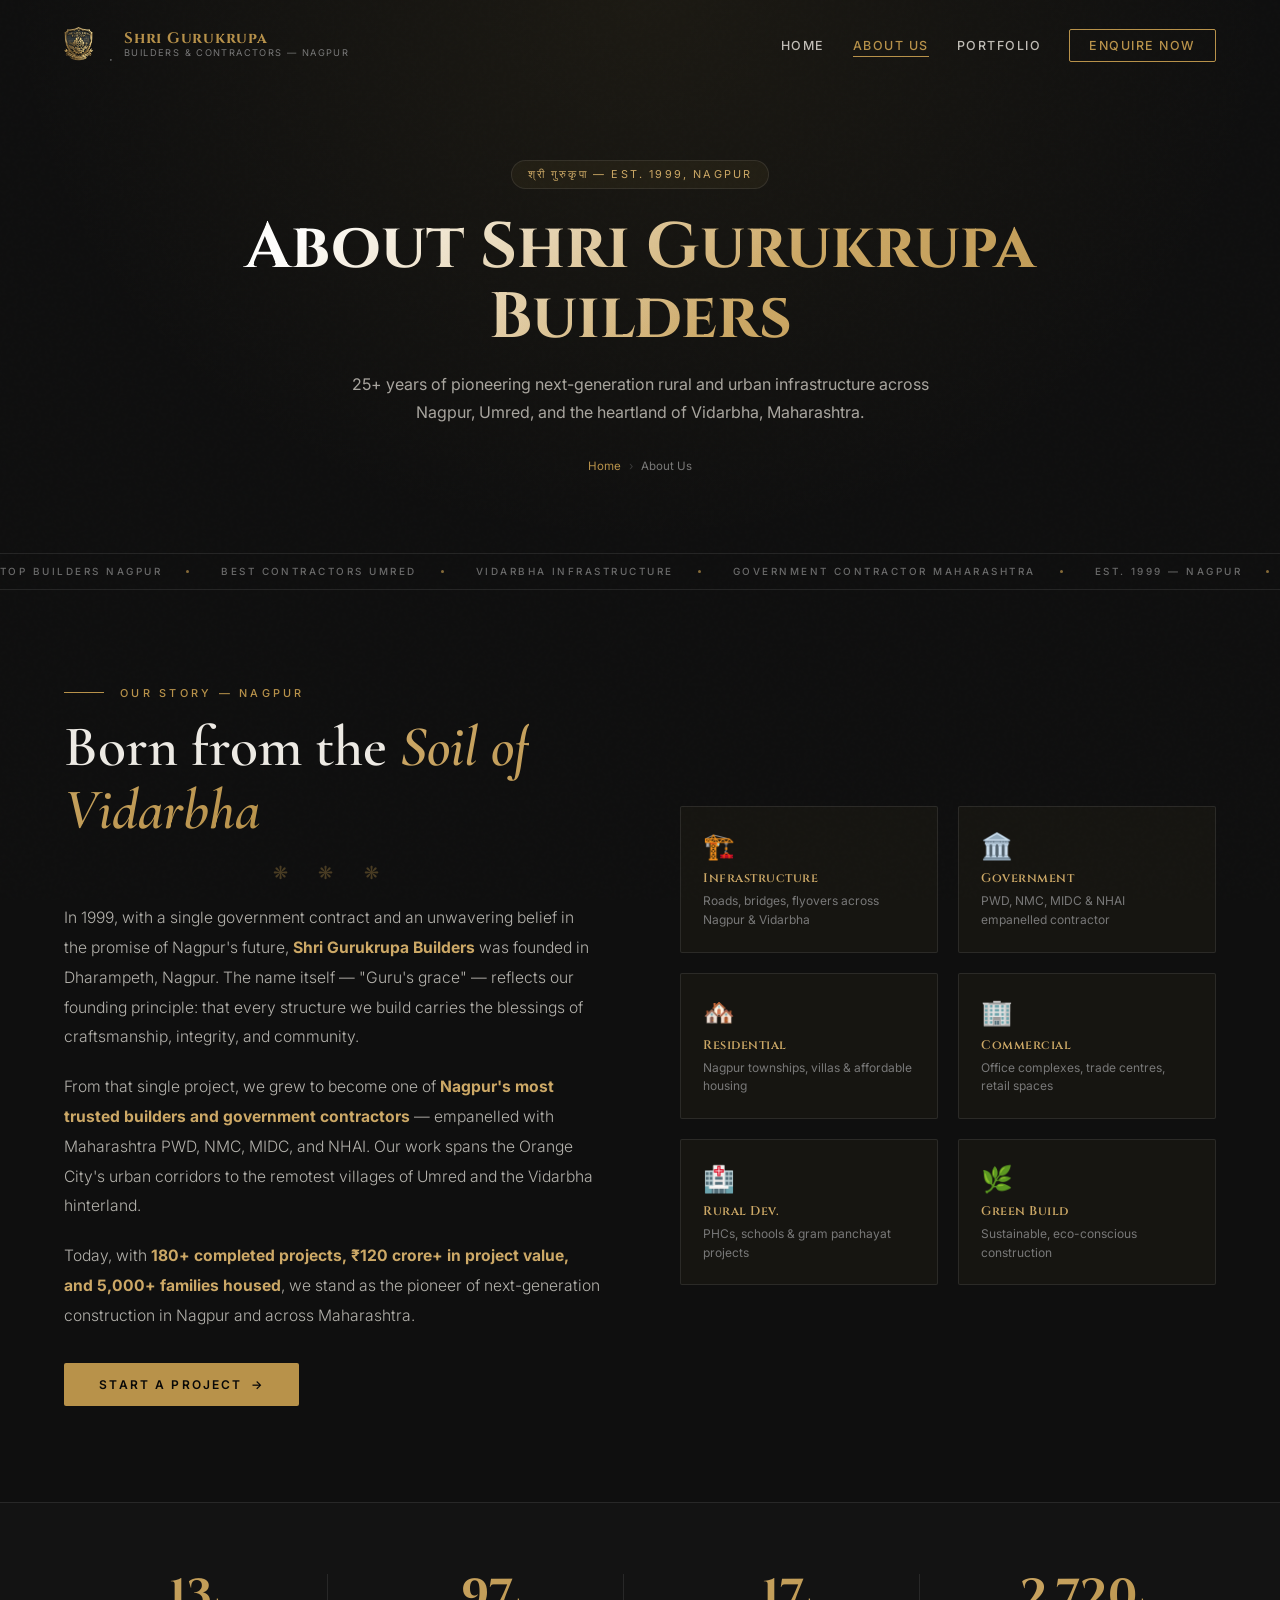
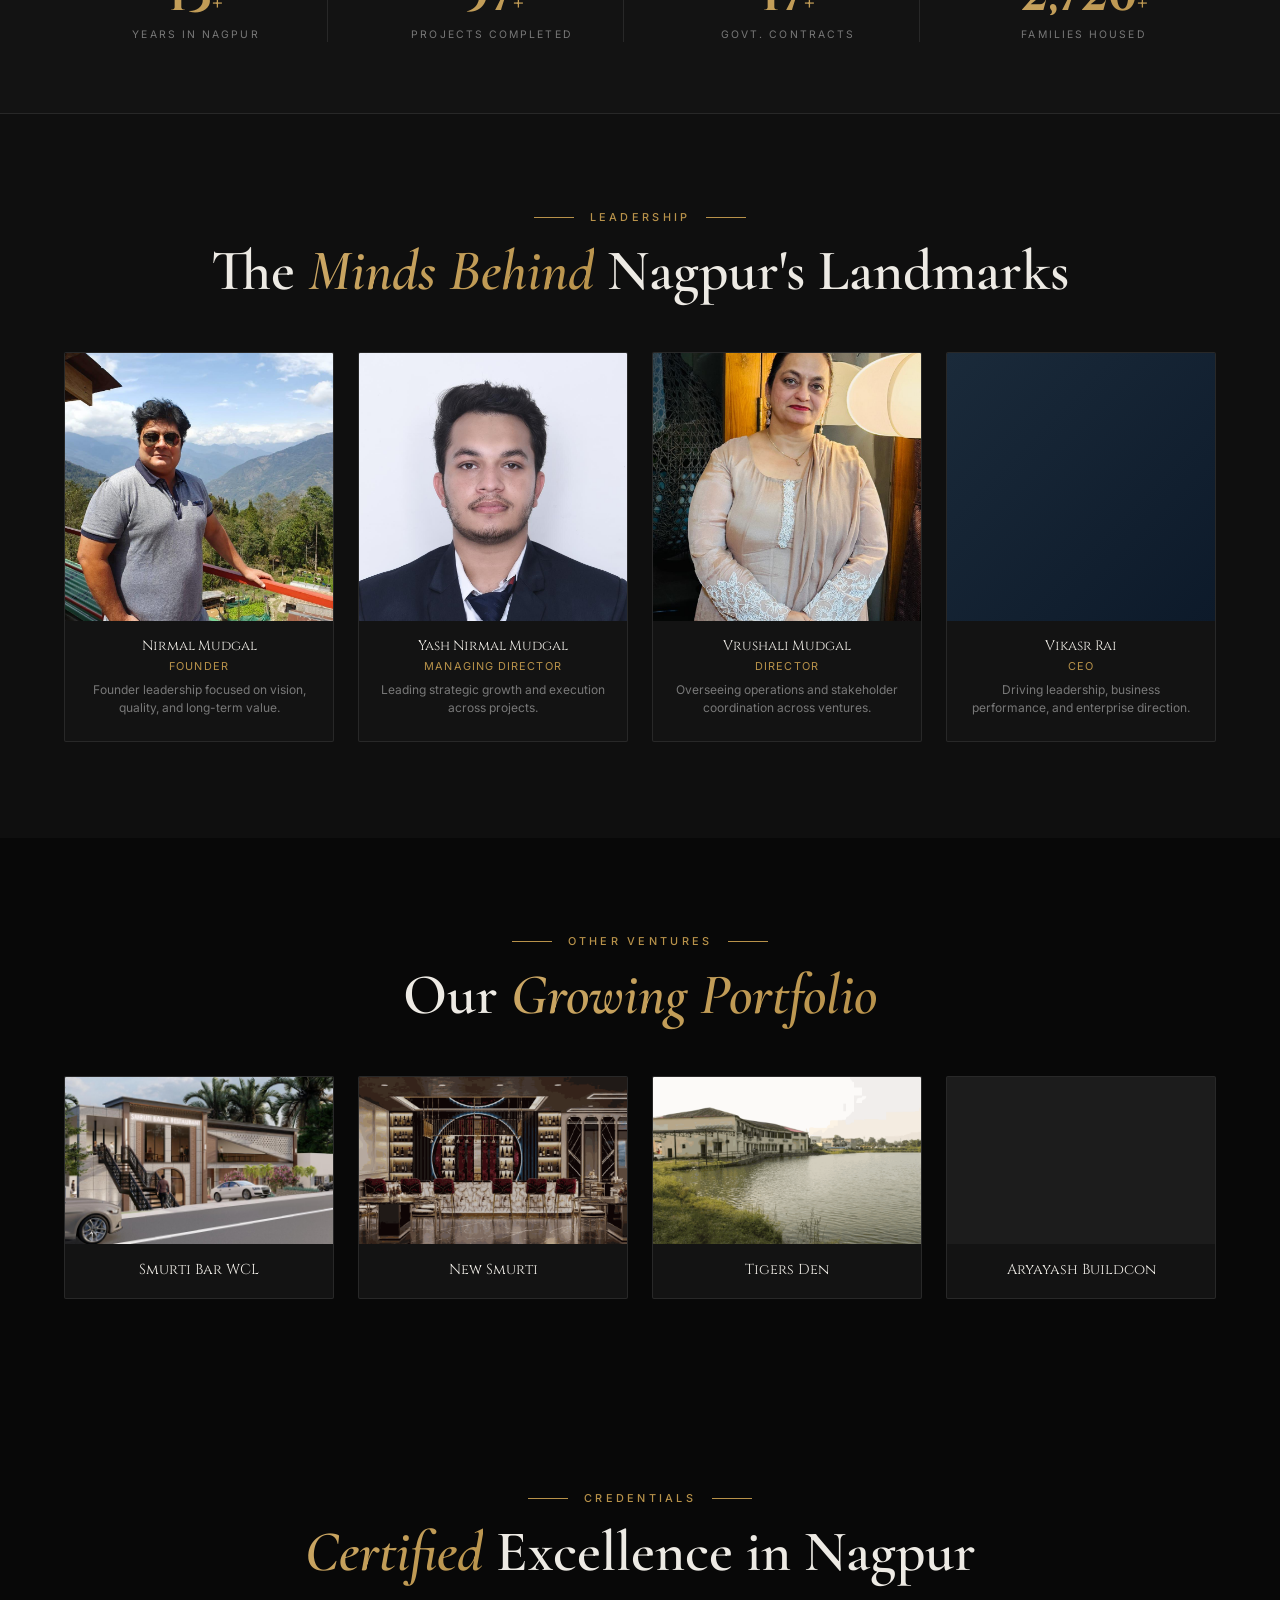
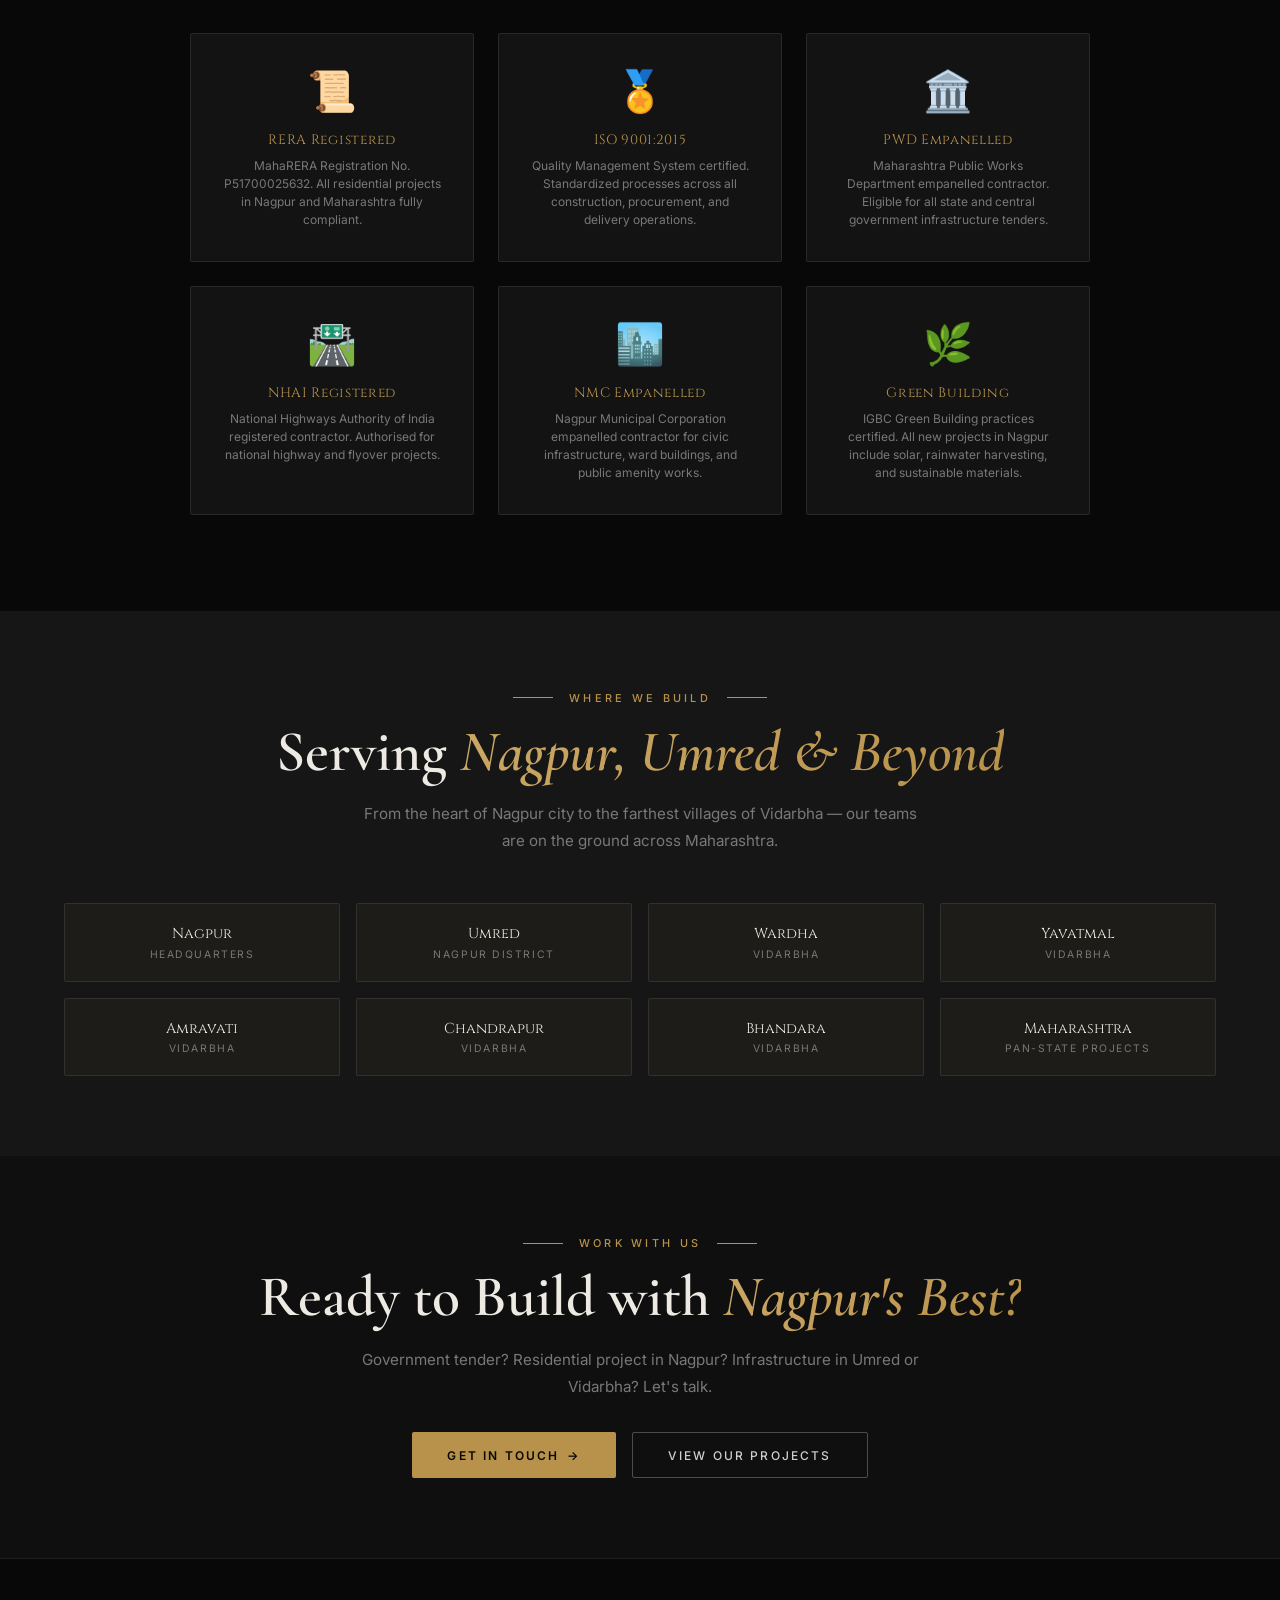
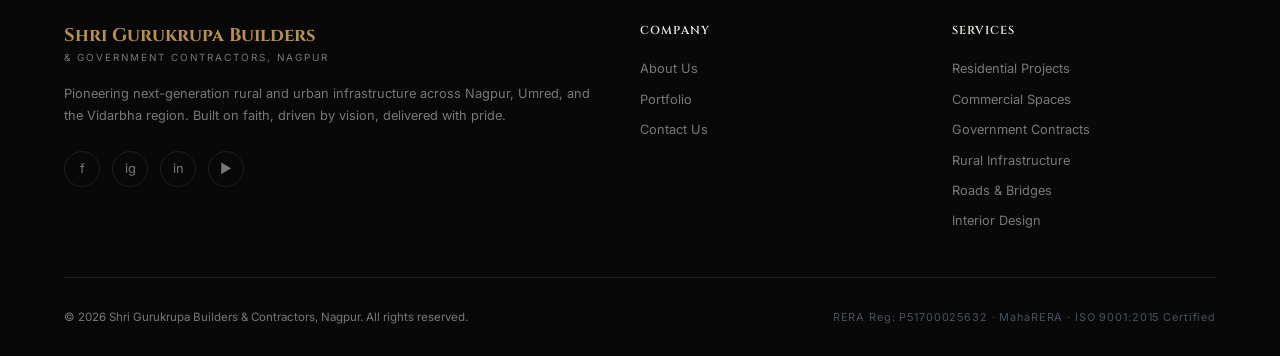
<file: about.html>
<!DOCTYPE html>
<html lang="en" data-root="">
<head>
  <meta charset="UTF-8" />
  <meta name="viewport" content="width=device-width, initial-scale=1.0" />
  <title>About Us | Shri Gurukrupa Builders – 25+ Years Building Nagpur &amp; Vidarbha</title>
  <meta name="description" content="Learn about Shri Gurukrupa Builders – Nagpur's most trusted construction company for 25+ years. Government-empanelled contractor serving Nagpur, Umred, and Vidarbha. RERA registered, ISO certified." />
  <meta name="keywords" content="about Shri Gurukrupa Builders, builders Nagpur history, construction company Nagpur, best builders Nagpur, government contractors Vidarbha, builders Umred, construction Nagpur Maharashtra" />
  <meta name="robots" content="index, follow" />
  <link rel="canonical" href="https://www.gurukrupabuilders.in/about.html" />
  <meta name="geo.region" content="IN-MH" />
  <meta name="geo.placename" content="Nagpur, Maharashtra, India" />
  <meta name="geo.position" content="21.1458;79.0882" />
  <meta property="og:title" content="About Shri Gurukrupa Builders | 25+ Years Building Nagpur" />
  <meta property="og:description" content="Nagpur's most trusted builders for 25+ years. Government certified, RERA registered. Serving Nagpur, Umred & Vidarbha." />
  <meta property="og:url" content="https://www.gurukrupabuilders.in/about.html" />
  <meta property="og:type" content="website" />

  <script type="application/ld+json">
  {
    "@context":"https://schema.org",
    "@type":"AboutPage",
    "name":"About Shri Gurukrupa Builders",
    "url":"https://www.gurukrupabuilders.in/about.html",
    "description":"25+ years of building Nagpur, Umred, and Vidarbha's finest residential, commercial, and government infrastructure.",
    "publisher":{"@type":"Organization","name":"Shri Gurukrupa Builders","url":"https://www.gurukrupabuilders.in/"},
    "breadcrumb":{"@type":"BreadcrumbList","itemListElement":[{"@type":"ListItem","position":1,"name":"Home","item":"https://www.gurukrupabuilders.in/"},{"@type":"ListItem","position":2,"name":"About Us","item":"https://www.gurukrupabuilders.in/about.html"}]}
  }
  </script>

  <link rel="stylesheet" href="assets/css/main.css?v=2" />
  <style>
    /* ─── ABOUT PAGE SPECIFIC ─── */
    .timeline { max-width: 900px; margin: 4rem auto 0; position: relative; }
    .timeline::before { content:''; position:absolute; left:50%; top:0; bottom:0; width:1px; background:linear-gradient(to bottom,transparent,var(--gold),var(--gold),transparent); opacity:0.3; transform:translateX(-50%); }
    .timeline-item { display:grid; grid-template-columns:1fr 1fr; gap:3rem; margin-bottom:3rem; position:relative; }
    .timeline-item:nth-child(even) .tl-content { grid-column:2; grid-row:1; }
    .timeline-item:nth-child(even) .tl-year { grid-column:1; grid-row:1; text-align:right; }
    .tl-content { padding:1.5rem; border:1px solid var(--border); border-radius:var(--radius); background:var(--charcoal); transition:border-color 0.3s; }
    .tl-content:hover { border-color:rgba(201,168,76,0.4); }
    .tl-year { display:flex; align-items:center; justify-content:center; font-family:'Cinzel',serif; font-size:1.8rem; font-weight:700; color:var(--gold); opacity:0.7; }
    .tl-year-dot { position:absolute; left:50%; top:50%; transform:translate(-50%,-50%); width:14px; height:14px; border-radius:50%; background:var(--gold); border:3px solid var(--deep-navy); }
    .tl-title { font-family:'Cormorant Garamond',serif; font-size:1.2rem; font-weight:600; color:var(--cream); margin-bottom:0.4rem; }
    .tl-desc { font-size:0.8rem; color:var(--text-muted); line-height:1.6; }

    .team-grid { display:grid; grid-template-columns:repeat(4,1fr); gap:1.5rem; max-width:1200px; margin:3rem auto 0; }
    .team-card { border:1px solid var(--border); border-radius:var(--radius); overflow:hidden; background:var(--charcoal); text-align:center; padding-bottom:1.5rem; transition:all 0.3s; }
    .team-card:hover { border-color:rgba(201,168,76,0.4); transform:translateY(-4px); }
    .team-avatar { width:100%; aspect-ratio:1; background:linear-gradient(135deg,#1a2a3a,#0d1a2a); display:flex; align-items:center; justify-content:center; font-size:3rem; margin-bottom:1rem; overflow:hidden; }
    .team-avatar img { width:100%; height:100%; object-fit:cover; display:block; }
    .team-name { font-family:'Cinzel',serif; font-size:0.85rem; color:var(--cream); margin-bottom:0.3rem; }
    .team-role { font-size:0.68rem; color:var(--gold); letter-spacing:0.1em; text-transform:uppercase; margin-bottom:0.5rem; }
    .team-bio { font-size:0.75rem; color:var(--text-muted); line-height:1.5; padding:0 1rem; }
    .ventures-grid { display:grid; grid-template-columns:repeat(4,1fr); gap:1.5rem; max-width:1200px; margin:3rem auto 0; }
    .venture-card { border:1px solid var(--border); border-radius:var(--radius); overflow:hidden; background:var(--charcoal); text-align:center; transition:all 0.3s; }
    .venture-card:hover { border-color:rgba(201,168,76,0.4); transform:translateY(-4px); }
    .venture-image { width:100%; aspect-ratio:16/10; overflow:hidden; background:rgba(250,246,238,0.04); }
    .venture-image img { width:100%; height:100%; object-fit:cover; display:block; }
    .venture-name { font-family:'Cinzel',serif; font-size:0.9rem; color:var(--cream); padding:1rem 1rem 1.2rem; }

    .cert-grid { display:grid; grid-template-columns:repeat(3,1fr); gap:1.5rem; max-width:900px; margin:3rem auto 0; }
    .cert-card { border:1px solid var(--border); border-radius:var(--radius); padding:2rem; text-align:center; background:var(--charcoal); transition:all 0.3s; }
    .cert-card:hover { border-color:var(--gold); background:rgba(201,168,76,0.04); }
    .cert-icon { font-size:2.5rem; margin-bottom:1rem; }
    .cert-name { font-family:'Cinzel',serif; font-size:0.85rem; color:var(--gold); margin-bottom:0.5rem; letter-spacing:0.05em; }
    .cert-detail { font-size:0.75rem; color:var(--text-muted); line-height:1.5; }

    .service-area-grid { display:grid; grid-template-columns:repeat(4,1fr); gap:1rem; max-width:1200px; margin:3rem auto 0; }
    .area-tag { border:1px solid var(--border); border-radius:var(--radius); padding:1.25rem; text-align:center; background:rgba(201,168,76,0.04); transition:all 0.3s; }
    .area-tag:hover { border-color:var(--gold); background:rgba(201,168,76,0.08); }
    .area-name { font-family:'Cinzel',serif; font-size:0.9rem; color:var(--cream); margin-bottom:0.3rem; }
    .area-state { font-size:0.65rem; letter-spacing:0.15em; text-transform:uppercase; color:var(--text-muted); }

    @media(max-width:1024px){.team-grid{grid-template-columns:repeat(2,1fr)}.ventures-grid{grid-template-columns:repeat(2,1fr)}.cert-grid{grid-template-columns:1fr 1fr}.service-area-grid{grid-template-columns:repeat(2,1fr)}}
    @media(max-width:768px){.timeline::before{left:0}.timeline-item{grid-template-columns:1fr;gap:0.5rem;padding-left:2rem}.timeline-item:nth-child(even) .tl-content,.timeline-item:nth-child(even) .tl-year{grid-column:1;grid-row:auto}.tl-year{justify-content:flex-start;font-size:1.3rem}.tl-year-dot{left:0}.team-grid{grid-template-columns:1fr}.ventures-grid{grid-template-columns:1fr}.cert-grid{grid-template-columns:1fr}.service-area-grid{grid-template-columns:repeat(2,1fr)}}
    @media(max-width:480px){.pillar-grid{grid-template-columns:1fr!important}.service-area-grid{grid-template-columns:1fr}}
  </style>
</head>
<body>
  <main>
  <!-- ─── PAGE HERO ─── -->
  <section class="page-hero">
    <div class="page-hero-eyebrow">श्री गुरुकृपा — Est. 1999, Nagpur</div>
    <h1 class="page-hero-title">About Shri Gurukrupa<br/>Builders</h1>
    <p class="page-hero-desc">25+ years of pioneering next-generation rural and urban infrastructure across Nagpur, Umred, and the heartland of Vidarbha, Maharashtra.</p>
    <nav class="breadcrumb" aria-label="Breadcrumb">
      <a href="index.html">Home</a><span class="breadcrumb-sep">›</span><span>About Us</span>
    </nav>
  </section>

  <!-- ─── MARQUEE ─── -->
  <div class="marquee-strip" aria-hidden="true">
    <div class="marquee-track">
      <div class="marquee-item">Top Builders Nagpur <span class="marquee-dot"></span></div><div class="marquee-item">Best Contractors Umred <span class="marquee-dot"></span></div><div class="marquee-item">Vidarbha Infrastructure <span class="marquee-dot"></span></div><div class="marquee-item">Government Contractor Maharashtra <span class="marquee-dot"></span></div><div class="marquee-item">Est. 1999 — Nagpur <span class="marquee-dot"></span></div><div class="marquee-item">180+ Projects Delivered <span class="marquee-dot"></span></div>
      <div class="marquee-item">Top Builders Nagpur <span class="marquee-dot"></span></div><div class="marquee-item">Best Contractors Umred <span class="marquee-dot"></span></div><div class="marquee-item">Vidarbha Infrastructure <span class="marquee-dot"></span></div><div class="marquee-item">Government Contractor Maharashtra <span class="marquee-dot"></span></div><div class="marquee-item">Est. 1999 — Nagpur <span class="marquee-dot"></span></div><div class="marquee-item">180+ Projects Delivered <span class="marquee-dot"></span></div>
    </div>
  </div>

  <!-- ─── STORY ─── -->
  <section style="background:var(--navy);padding:6rem 5%" aria-labelledby="story-heading">
    <div style="max-width:1200px;margin:0 auto;display:grid;grid-template-columns:1fr 1fr;gap:5rem;align-items:center" class="story-grid">
      <div class="reveal">
        <div class="section-eyebrow"><div class="eyebrow-line"></div><span class="eyebrow-text">Our Story — Nagpur</span></div>
        <h2 class="section-title" id="story-heading">Born from the <em>Soil of Vidarbha</em></h2>
        <div class="lotus-divider">❋ ❋ ❋</div>
        <p style="font-size:0.98rem;line-height:1.9;color:rgba(250,246,238,0.7);margin-bottom:1.25rem;font-weight:300">In 1999, with a single government contract and an unwavering belief in the promise of Nagpur's future, <strong style="color:var(--gold-light)">Shri Gurukrupa Builders</strong> was founded in Dharampeth, Nagpur. The name itself — "Guru's grace" — reflects our founding principle: that every structure we build carries the blessings of craftsmanship, integrity, and community.</p>
        <p style="font-size:0.98rem;line-height:1.9;color:rgba(250,246,238,0.7);margin-bottom:1.25rem;font-weight:300">From that single project, we grew to become one of <strong style="color:var(--gold-light)">Nagpur's most trusted builders and government contractors</strong> — empanelled with Maharashtra PWD, NMC, MIDC, and NHAI. Our work spans the Orange City's urban corridors to the remotest villages of Umred and the Vidarbha hinterland.</p>
        <p style="font-size:0.98rem;line-height:1.9;color:rgba(250,246,238,0.7);margin-bottom:2rem;font-weight:300">Today, with <strong style="color:var(--gold-light)">180+ completed projects, ₹120 crore+ in project value, and 5,000+ families housed</strong>, we stand as the pioneer of next-generation construction in Nagpur and across Maharashtra.</p>
        <a href="contact.html" class="btn-primary"><span>Start a Project</span><span>→</span></a>
      </div>
      <div class="reveal reveal-delay-2">
        <div class="pillar-grid" style="display:grid;grid-template-columns:1fr 1fr;gap:1.25rem">
          <div class="pillar"><div class="pillar-icon">🏗️</div><div class="pillar-title">Infrastructure</div><div class="pillar-desc">Roads, bridges, flyovers across Nagpur &amp; Vidarbha</div></div>
          <div class="pillar"><div class="pillar-icon">🏛️</div><div class="pillar-title">Government</div><div class="pillar-desc">PWD, NMC, MIDC &amp; NHAI empanelled contractor</div></div>
          <div class="pillar"><div class="pillar-icon">🏘️</div><div class="pillar-title">Residential</div><div class="pillar-desc">Nagpur townships, villas &amp; affordable housing</div></div>
          <div class="pillar"><div class="pillar-icon">🏢</div><div class="pillar-title">Commercial</div><div class="pillar-desc">Office complexes, trade centres, retail spaces</div></div>
          <div class="pillar"><div class="pillar-icon">🏥</div><div class="pillar-title">Rural Dev.</div><div class="pillar-desc">PHCs, schools &amp; gram panchayat projects</div></div>
          <div class="pillar"><div class="pillar-icon">🌿</div><div class="pillar-title">Green Build</div><div class="pillar-desc">Sustainable, eco-conscious construction</div></div>
        </div>
      </div>
    </div>
    <style>.story-grid{grid-template-columns:1fr 1fr}@media(max-width:900px){.story-grid{grid-template-columns:1fr!important}}</style>
  </section>

  <!-- ─── STATS ─── -->
  <div class="stats-bar">
    <div class="stats-grid">
      <div class="stat-card reveal"><div class="stat-num"><span data-count="25">0</span><span class="stat-suffix">+</span></div><div class="stat-label">Years in Nagpur</div></div>
      <div class="stat-card reveal reveal-delay-1"><div class="stat-num"><span data-count="180">0</span><span class="stat-suffix">+</span></div><div class="stat-label">Projects Completed</div></div>
      <div class="stat-card reveal reveal-delay-2"><div class="stat-num"><span data-count="32">0</span><span class="stat-suffix">+</span></div><div class="stat-label">Govt. Contracts</div></div>
      <div class="stat-card reveal reveal-delay-3"><div class="stat-num"><span data-count="5000">0</span><span class="stat-suffix">+</span></div><div class="stat-label">Families Housed</div></div>
    </div>
  </div>

  <!-- ─── LEADERSHIP ─── -->
  <section style="background:var(--navy);padding:6rem 5%" aria-labelledby="team-heading">
    <div style="max-width:1200px;margin:0 auto">
      <div style="text-align:center;margin-bottom:0">
        <div class="section-eyebrow reveal" style="justify-content:center"><div class="eyebrow-line"></div><span class="eyebrow-text">Leadership</span><div class="eyebrow-line"></div></div>
        <h2 class="section-title reveal reveal-delay-1" id="team-heading" style="text-align:center">The <em>Minds Behind</em> Nagpur's Landmarks</h2>
      </div>
      <div class="team-grid">
        <div class="team-card reveal">
          <div class="team-avatar"><img src="assets/Pics/nirmal-mudgal.jpeg" alt="Nirmal Mudgal" loading="lazy" decoding="async" /></div>
          <div class="team-name">Nirmal Mudgal</div>
          <div class="team-role">Founder</div>
          <div class="team-bio">Founder leadership focused on vision, quality, and long-term value.</div>
        </div>
        <div class="team-card reveal reveal-delay-1">
          <div class="team-avatar"><img src="assets/Pics/yash-nirmal-mudgal.jpg" alt="Yash Nirmal Mudgal" loading="lazy" decoding="async" /></div>
          <div class="team-name">Yash Nirmal Mudgal</div>
          <div class="team-role">Managing Director</div>
          <div class="team-bio">Leading strategic growth and execution across projects.</div>
        </div>
        <div class="team-card reveal reveal-delay-2">
          <div class="team-avatar"><img src="assets/Pics/vrushali-mudgal.jpeg" alt="Vrushali Mudgal" loading="lazy" decoding="async" /></div>
          <div class="team-name">Vrushali Mudgal</div>
          <div class="team-role">Director</div>
          <div class="team-bio">Overseeing operations and stakeholder coordination across ventures.</div>
        </div>
        <div class="team-card reveal reveal-delay-3">
          <div class="team-avatar"><img src="assets/Pics/vikasr-rai.jpeg" alt="Vikasr Rai" loading="lazy" decoding="async" /></div>
          <div class="team-name">Vikasr Rai</div>
          <div class="team-role">CEO</div>
          <div class="team-bio">Driving leadership, business performance, and enterprise direction.</div>
        </div>
      </div>
    </div>
  </section>

  <!-- ─── OTHER VENTURES ─── -->
  <section style="background:var(--deep-navy);padding:6rem 5%" aria-labelledby="ventures-heading">
    <div style="max-width:1200px;margin:0 auto">
      <div style="text-align:center;margin-bottom:0">
        <div class="section-eyebrow reveal" style="justify-content:center"><div class="eyebrow-line"></div><span class="eyebrow-text">Other Ventures</span><div class="eyebrow-line"></div></div>
        <h2 class="section-title reveal reveal-delay-1" id="ventures-heading" style="text-align:center">Our <em>Growing Portfolio</em></h2>
      </div>
      <div class="ventures-grid">
        <div class="venture-card reveal">
          <div class="venture-image"><img src="assets/Pics/smurti-bar-wcl.jpeg" alt="Smurti Bar WCL" loading="lazy" decoding="async" /></div>
          <div class="venture-name">Smurti Bar WCL</div>
        </div>
        <div class="venture-card reveal reveal-delay-1">
          <div class="venture-image"><img src="assets/Pics/new-smurti.png" alt="New Smurti" loading="lazy" decoding="async" /></div>
          <div class="venture-name">New Smurti</div>
        </div>
        <div class="venture-card reveal reveal-delay-2">
          <div class="venture-image"><img src="assets/Pics/tigers-den.png" alt="Tigers Den" loading="lazy" decoding="async" /></div>
          <div class="venture-name">Tigers Den</div>
        </div>
        <div class="venture-card reveal reveal-delay-3">
          <div class="venture-image"><img src="assets/Pics/aryayash-buildcon.jpeg" alt="Aryayash Buildcon" loading="lazy" decoding="async" /></div>
          <div class="venture-name">Aryayash Buildcon</div>
        </div>
      </div>
    </div>
  </section>

  <!-- ─── CERTIFICATIONS ─── -->
  <section style="background:var(--deep-navy);padding:6rem 5%" aria-labelledby="cert-heading">
    <div style="max-width:1200px;margin:0 auto">
      <div style="text-align:center">
        <div class="section-eyebrow reveal" style="justify-content:center"><div class="eyebrow-line"></div><span class="eyebrow-text">Credentials</span><div class="eyebrow-line"></div></div>
        <h2 class="section-title reveal reveal-delay-1" id="cert-heading" style="text-align:center"><em>Certified</em> Excellence in Nagpur</h2>
      </div>
      <div class="cert-grid">
        <div class="cert-card reveal"><div class="cert-icon">📜</div><div class="cert-name">RERA Registered</div><div class="cert-detail">MahaRERA Registration No. P51700025632. All residential projects in Nagpur and Maharashtra fully compliant.</div></div>
        <div class="cert-card reveal reveal-delay-1"><div class="cert-icon">🏅</div><div class="cert-name">ISO 9001:2015</div><div class="cert-detail">Quality Management System certified. Standardized processes across all construction, procurement, and delivery operations.</div></div>
        <div class="cert-card reveal reveal-delay-2"><div class="cert-icon">🏛️</div><div class="cert-name">PWD Empanelled</div><div class="cert-detail">Maharashtra Public Works Department empanelled contractor. Eligible for all state and central government infrastructure tenders.</div></div>
        <div class="cert-card reveal"><div class="cert-icon">🛣️</div><div class="cert-name">NHAI Registered</div><div class="cert-detail">National Highways Authority of India registered contractor. Authorised for national highway and flyover projects.</div></div>
        <div class="cert-card reveal reveal-delay-1"><div class="cert-icon">🏙️</div><div class="cert-name">NMC Empanelled</div><div class="cert-detail">Nagpur Municipal Corporation empanelled contractor for civic infrastructure, ward buildings, and public amenity works.</div></div>
        <div class="cert-card reveal reveal-delay-2"><div class="cert-icon">🌿</div><div class="cert-name">Green Building</div><div class="cert-detail">IGBC Green Building practices certified. All new projects in Nagpur include solar, rainwater harvesting, and sustainable materials.</div></div>
      </div>
    </div>
  </section>

  <!-- ─── SERVICE AREAS ─── -->
  <section style="background:var(--navy-mid);padding:5rem 5%" aria-labelledby="areas-heading">
    <div style="max-width:1200px;margin:0 auto;text-align:center">
      <div class="section-eyebrow reveal" style="justify-content:center"><div class="eyebrow-line"></div><span class="eyebrow-text">Where We Build</span><div class="eyebrow-line"></div></div>
      <h2 class="section-title reveal reveal-delay-1" id="areas-heading" style="text-align:center">Serving <em>Nagpur, Umred &amp; Beyond</em></h2>
      <p class="section-subtitle reveal reveal-delay-2" style="margin:1rem auto 0;text-align:center">From the heart of Nagpur city to the farthest villages of Vidarbha — our teams are on the ground across Maharashtra.</p>
      <div class="service-area-grid">
        <div class="area-tag reveal"><div class="area-name">Nagpur</div><div class="area-state">Headquarters</div></div>
        <div class="area-tag reveal reveal-delay-1"><div class="area-name">Umred</div><div class="area-state">Nagpur District</div></div>
        <div class="area-tag reveal reveal-delay-2"><div class="area-name">Wardha</div><div class="area-state">Vidarbha</div></div>
        <div class="area-tag reveal reveal-delay-3"><div class="area-name">Yavatmal</div><div class="area-state">Vidarbha</div></div>
        <div class="area-tag reveal"><div class="area-name">Amravati</div><div class="area-state">Vidarbha</div></div>
        <div class="area-tag reveal reveal-delay-1"><div class="area-name">Chandrapur</div><div class="area-state">Vidarbha</div></div>
        <div class="area-tag reveal reveal-delay-2"><div class="area-name">Bhandara</div><div class="area-state">Vidarbha</div></div>
        <div class="area-tag reveal reveal-delay-3"><div class="area-name">Maharashtra</div><div class="area-state">Pan-State Projects</div></div>
      </div>
    </div>
  </section>

  <!-- ─── CTA ─── -->
  <section style="background:var(--navy);padding:5rem 5%;text-align:center">
    <div class="section-eyebrow reveal" style="justify-content:center"><div class="eyebrow-line"></div><span class="eyebrow-text">Work With Us</span><div class="eyebrow-line"></div></div>
    <h2 class="section-title reveal reveal-delay-1" style="text-align:center;margin:1rem 0">Ready to Build with <em>Nagpur's Best?</em></h2>
    <p class="section-subtitle reveal reveal-delay-2" style="text-align:center;margin:1rem auto 2rem">Government tender? Residential project in Nagpur? Infrastructure in Umred or Vidarbha? Let's talk.</p>
    <div class="reveal reveal-delay-3" style="display:flex;gap:1rem;justify-content:center;flex-wrap:wrap">
      <a href="contact.html" class="btn-primary"><span>Get in Touch</span><span>→</span></a>
      <a href="portfolio.html" class="btn-outline">View Our Projects</a>
    </div>
  </section>
  </main>

  <script src="assets/js/main.js"></script>
  <script>initPage('about');</script>
</body>
</html>
</file>
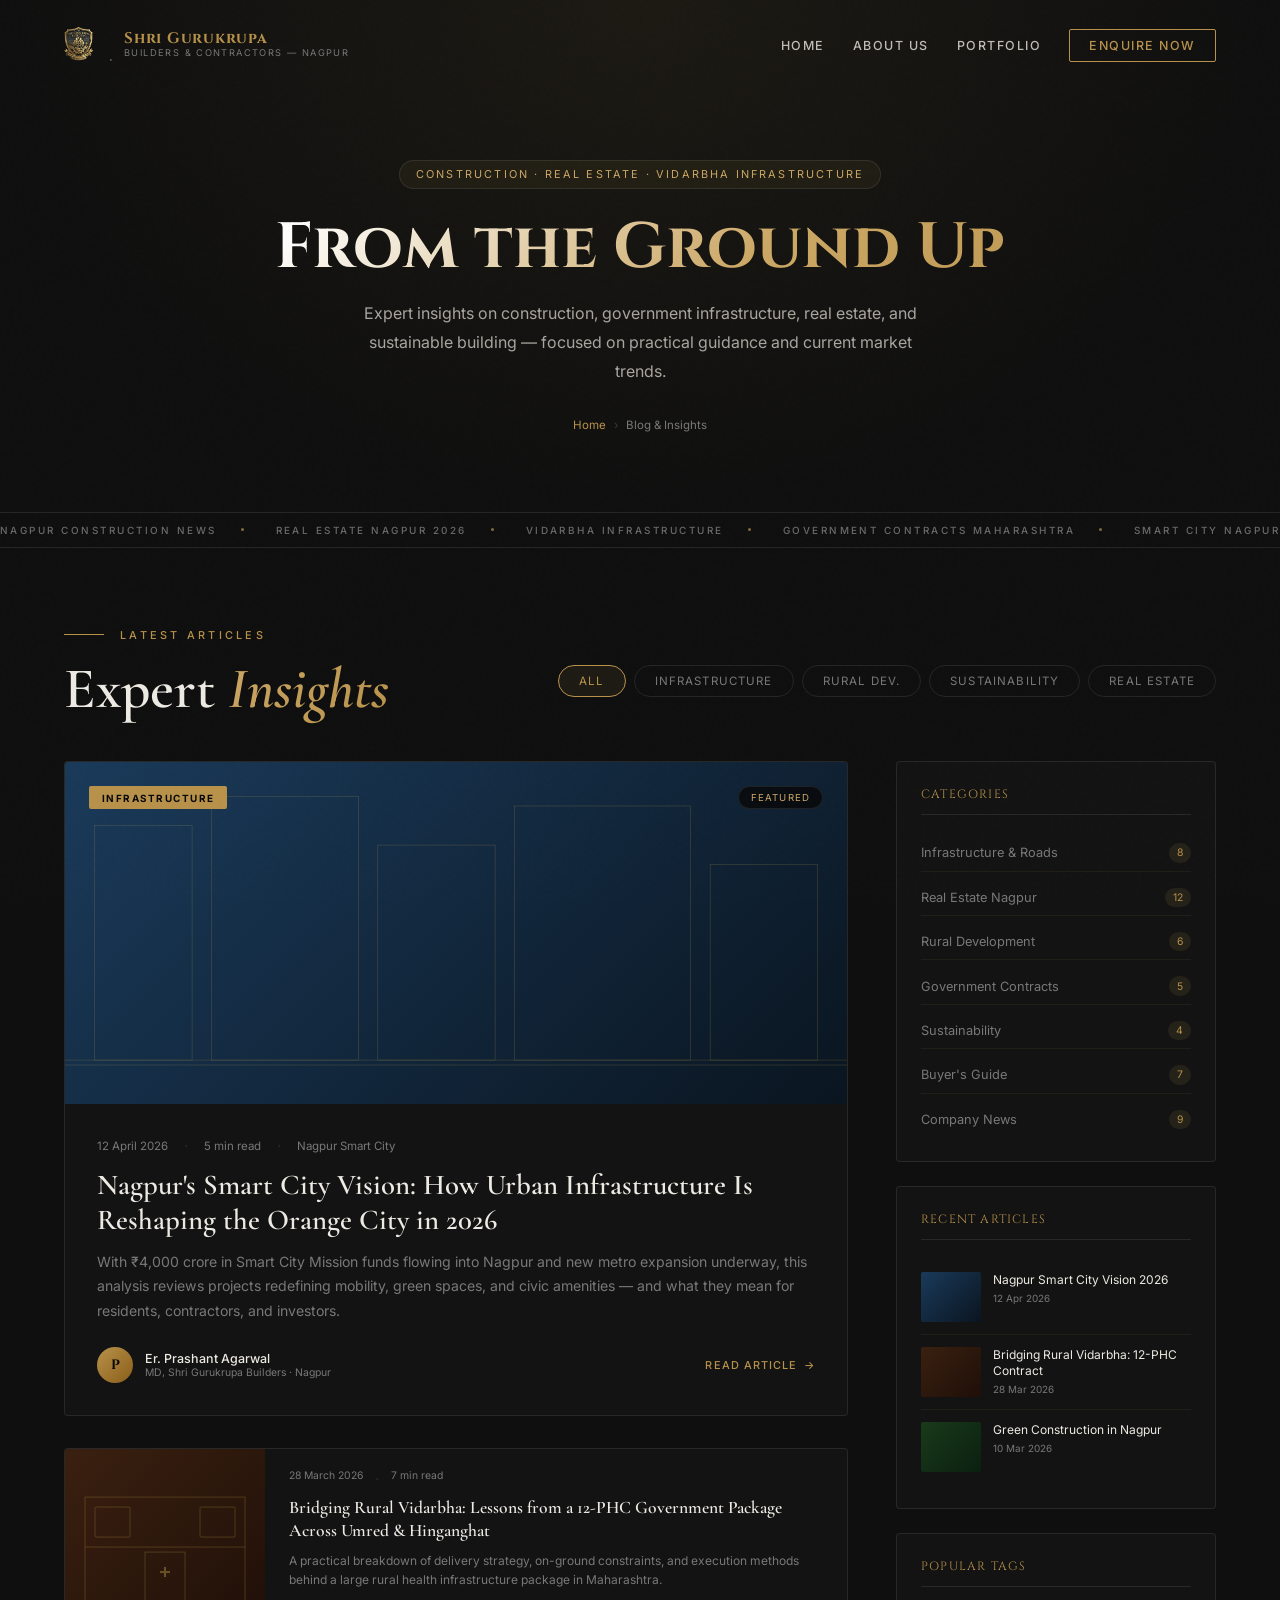
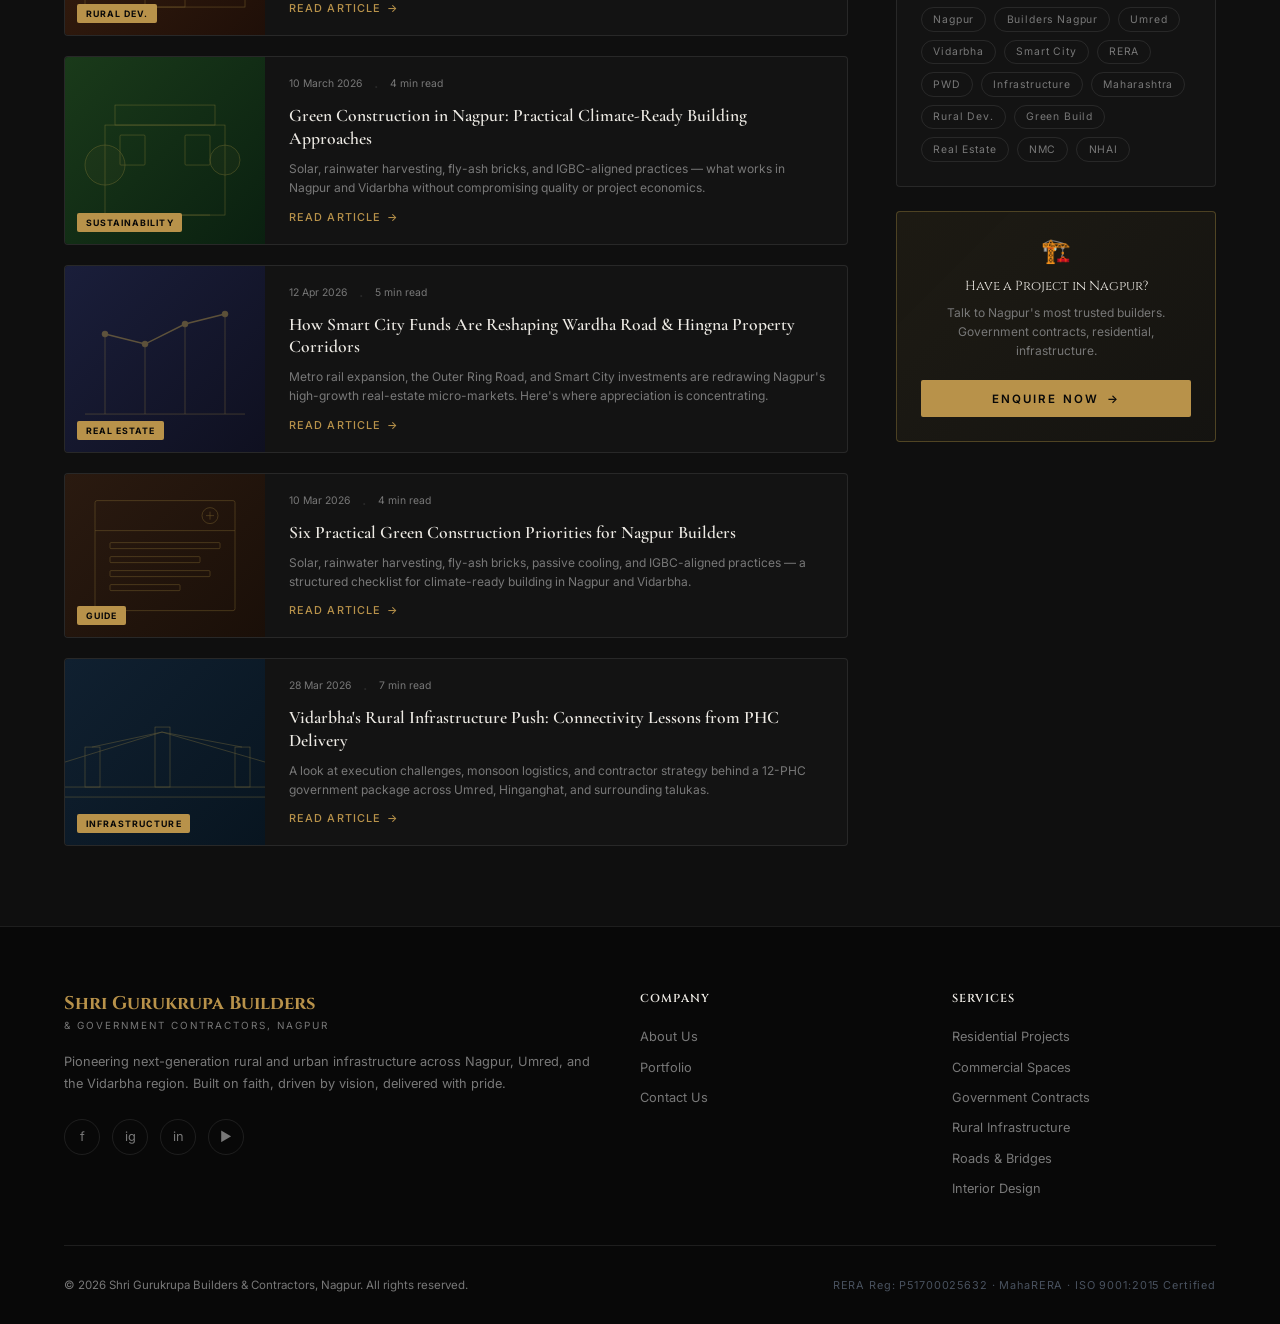
<file: blog.html>
<!DOCTYPE html>
<html lang="en" data-root="">
<head>
  <meta charset="UTF-8" />
  <meta name="viewport" content="width=device-width, initial-scale=1.0" />
  <title>Blog &amp; Insights | Construction &amp; Real Estate News Nagpur – Shri Gurukrupa Builders</title>
  <meta name="description" content="Latest insights on construction, real estate, government contracts, and infrastructure development in Nagpur, Umred & Vidarbha with practical tips and market analysis." />
  <meta name="keywords" content="construction news Nagpur, real estate Nagpur blog, builders blog Nagpur, infrastructure Vidarbha, Nagpur smart city, builders news Umred, construction tips Nagpur, government contracts Maharashtra" />
  <meta name="robots" content="index, follow" />
  <link rel="canonical" href="https://www.gurukrupabuilders.in/blog.html" />
  <meta name="geo.region" content="IN-MH" />
  <meta name="geo.placename" content="Nagpur, Maharashtra" />
  <meta property="og:title" content="Blog &amp; Insights | Shri Gurukrupa Builders Nagpur" />
  <meta property="og:description" content="Construction, real estate and infrastructure insights — practical guidance and current market trends from Nagpur." />
  <meta property="og:url" content="https://www.gurukrupabuilders.in/blog.html" />
  <meta property="og:type" content="website" />

  <script type="application/ld+json">
  {
    "@context":"https://schema.org",
    "@type":"Blog",
    "name":"Shri Gurukrupa Builders — Insights & News",
    "url":"https://www.gurukrupabuilders.in/blog.html",
    "description":"Construction, real estate and infrastructure insights with practical tips and regional market analysis.",
    "publisher":{"@type":"Organization","name":"Shri Gurukrupa Builders","url":"https://www.gurukrupabuilders.in/"},
    "breadcrumb":{"@type":"BreadcrumbList","itemListElement":[{"@type":"ListItem","position":1,"name":"Home","item":"https://www.gurukrupabuilders.in/"},{"@type":"ListItem","position":2,"name":"Blog","item":"https://www.gurukrupabuilders.in/blog.html"}]}
  }
  </script>

  <link rel="stylesheet" href="assets/css/main.css?v=2" />
  <style>
    .blog-layout { display:grid; grid-template-columns:1fr 320px; gap:3rem; max-width:1200px; margin:0 auto; }
    .blog-main { display:flex; flex-direction:column; gap:0; }

    /* Featured post */
    .blog-featured { border:1px solid var(--border); border-radius:4px; overflow:hidden; background:var(--charcoal); margin-bottom:2rem; transition:all 0.3s; cursor:pointer; }
    .blog-featured:hover { border-color:rgba(201,168,76,0.5); transform:translateY(-3px); box-shadow:0 16px 40px rgba(0,0,0,0.3); }
    .blog-featured-img { aspect-ratio:16/7; position:relative; overflow:hidden; }
    .blog-featured-img-bg { width:100%; height:100%; background:linear-gradient(135deg,#1a3a5a,#0a1520); transition:transform 0.5s; }
    .blog-featured:hover .blog-featured-img-bg { transform:scale(1.04); }
    .blog-featured-tag { position:absolute; top:1.5rem; left:1.5rem; background:var(--gold); color:var(--deep-navy); font-size:0.62rem; font-weight:700; letter-spacing:0.15em; text-transform:uppercase; padding:0.35rem 0.8rem; border-radius:2px; }
    .blog-featured-badge { position:absolute; top:1.5rem; right:1.5rem; background:rgba(8,8,8,0.8); border:1px solid var(--border); color:var(--gold-light); font-size:0.6rem; letter-spacing:0.12em; text-transform:uppercase; padding:0.3rem 0.75rem; border-radius:100px; backdrop-filter:blur(8px); }
    .blog-featured-body { padding:2rem; }
    .blog-featured-meta { display:flex; gap:1rem; align-items:center; margin-bottom:0.75rem; }
    .blog-featured-date { font-size:0.72rem; color:var(--text-muted); }
    .blog-featured-read { font-size:0.72rem; color:var(--text-muted); }
    .blog-featured-title { font-family:'Cormorant Garamond',serif; font-size:1.8rem; font-weight:600; color:var(--cream); line-height:1.2; margin-bottom:0.75rem; }
    .blog-featured-excerpt { font-size:0.88rem; color:var(--text-muted); line-height:1.75; margin-bottom:1.5rem; }
    .blog-featured-author { display:flex; align-items:center; gap:0.75rem; }
    .author-avatar { width:36px; height:36px; border-radius:50%; background:linear-gradient(135deg,var(--gold),#8a5e1a); display:flex; align-items:center; justify-content:center; font-size:0.85rem; font-weight:700; color:var(--deep-navy); font-family:'Cinzel',serif; flex-shrink:0; }
    .author-name { font-size:0.78rem; color:var(--cream); font-weight:500; }
    .author-role { font-size:0.65rem; color:var(--text-muted); }

    /* Blog list */
    .blog-list { display:flex; flex-direction:column; gap:1.25rem; }
    .blog-list-card { display:grid; grid-template-columns:200px 1fr; gap:1.5rem; border:1px solid var(--border); border-radius:4px; overflow:hidden; background:var(--charcoal); transition:all 0.3s; cursor:pointer; text-decoration:none; }
    .blog-list-card:hover { border-color:rgba(201,168,76,0.5); transform:translateY(-2px); box-shadow:0 8px 24px rgba(0,0,0,0.25); }
    .blog-list-img { position:relative; overflow:hidden; }
    .blog-list-img-bg { width:100%; height:100%; min-height:140px; transition:transform 0.5s; }
    .blog-list-card:hover .blog-list-img-bg { transform:scale(1.06); }
    .blog-list-tag { position:absolute; bottom:0.75rem; left:0.75rem; background:var(--gold); color:var(--deep-navy); font-size:0.55rem; font-weight:700; letter-spacing:0.12em; text-transform:uppercase; padding:0.25rem 0.55rem; border-radius:2px; }
    .blog-list-body { padding:1.25rem 1.25rem 1.25rem 0; display:flex; flex-direction:column; justify-content:center; }
    .blog-list-meta { display:flex; gap:0.75rem; margin-bottom:0.5rem; }
    .blog-list-date,.blog-list-read { font-size:0.65rem; color:var(--text-muted); }
    .blog-list-title { font-family:'Cormorant Garamond',serif; font-size:1.1rem; font-weight:600; color:var(--cream); line-height:1.3; margin-bottom:0.5rem; }
    .blog-list-excerpt { font-size:0.75rem; color:var(--text-muted); line-height:1.6; margin-bottom:0.75rem; }
    .blog-list-link { font-size:0.68rem; color:var(--gold); letter-spacing:0.1em; text-transform:uppercase; display:inline-flex; align-items:center; gap:0.4rem; font-weight:500; transition:gap 0.3s; }
    .blog-list-card:hover .blog-list-link { gap:0.65rem; }

    /* Sidebar */
    .blog-sidebar { display:flex; flex-direction:column; gap:1.5rem; position:sticky; top:6rem; align-self:start; }
    .sidebar-block { border:1px solid var(--border); border-radius:4px; padding:1.5rem; background:var(--charcoal); }
    .sidebar-title { font-family:'Cinzel',serif; font-size:0.75rem; color:var(--gold); letter-spacing:0.1em; text-transform:uppercase; margin-bottom:1.25rem; padding-bottom:0.75rem; border-bottom:1px solid var(--border); }
    .category-list { display:flex; flex-direction:column; gap:0.5rem; }
    .cat-item { display:flex; justify-content:space-between; align-items:center; padding:0.5rem 0; border-bottom:1px solid rgba(201,168,76,0.07); cursor:pointer; transition:color 0.3s; text-decoration:none; }
    .cat-item:last-child { border-bottom:none; }
    .cat-item:hover .cat-name { color:var(--gold); }
    .cat-name { font-size:0.8rem; color:var(--text-muted); transition:color 0.3s; }
    .cat-count { font-size:0.65rem; color:var(--gold); background:rgba(201,168,76,0.1); padding:0.2rem 0.5rem; border-radius:100px; }
    .recent-post { display:flex; gap:0.75rem; padding:0.75rem 0; border-bottom:1px solid rgba(201,168,76,0.07); cursor:pointer; text-decoration:none; }
    .recent-post:last-child { border-bottom:none; }
    .recent-thumb { width:60px; height:50px; border-radius:2px; flex-shrink:0; }
    .recent-info .recent-title { font-size:0.75rem; color:var(--cream); line-height:1.3; margin-bottom:0.3rem; transition:color 0.3s; }
    .recent-post:hover .recent-title { color:var(--gold); }
    .recent-info .recent-date { font-size:0.62rem; color:var(--text-muted); }
    .tag-cloud { display:flex; flex-wrap:wrap; gap:0.5rem; }
    .tag { font-size:0.65rem; letter-spacing:0.08em; color:var(--text-muted); border:1px solid var(--border); padding:0.3rem 0.7rem; border-radius:100px; cursor:pointer; transition:all 0.3s; text-decoration:none; }
    .tag:hover { border-color:var(--gold); color:var(--gold); background:rgba(201,168,76,0.06); }

    .filter-bar-blog { display:flex; gap:0.5rem; flex-wrap:wrap; margin-bottom:1.5rem; }
    .filter-btn { padding:0.5rem 1.25rem; border:1px solid var(--border); background:transparent; color:var(--text-muted); font-size:0.72rem; letter-spacing:0.1em; text-transform:uppercase; border-radius:100px; cursor:pointer; transition:all 0.3s; font-family:inherit; }
    .filter-btn.active, .filter-btn:hover { border-color:var(--gold); color:var(--gold); background:rgba(201,168,76,0.08); }

    @media(max-width:1024px){.blog-layout{grid-template-columns:1fr}.blog-sidebar{position:static}}
    @media(max-width:768px){.blog-list-card{grid-template-columns:1fr}.blog-list-img{min-height:180px}.blog-list-body{padding:1.25rem}.blog-featured-title{font-size:1.4rem}.blog-featured-body{padding:1.5rem}}
  </style>
</head>
<body>
  <main>
  <section class="page-hero">
    <div class="page-hero-eyebrow">Construction · Real Estate · Vidarbha Infrastructure</div>
    <h1 class="page-hero-title">From the Ground Up</h1>
    <p class="page-hero-desc">Expert insights on construction, government infrastructure, real estate, and sustainable building — focused on practical guidance and current market trends.</p>
    <nav class="breadcrumb" aria-label="Breadcrumb">
      <a href="index.html">Home</a><span class="breadcrumb-sep">›</span><span>Blog &amp; Insights</span>
    </nav>
  </section>

  <div class="marquee-strip" aria-hidden="true">
    <div class="marquee-track">
      <div class="marquee-item">Nagpur Construction News <span class="marquee-dot"></span></div><div class="marquee-item">Real Estate Nagpur 2026 <span class="marquee-dot"></span></div><div class="marquee-item">Vidarbha Infrastructure <span class="marquee-dot"></span></div><div class="marquee-item">Government Contracts Maharashtra <span class="marquee-dot"></span></div><div class="marquee-item">Smart City Nagpur <span class="marquee-dot"></span></div><div class="marquee-item">Sustainable Building <span class="marquee-dot"></span></div>
      <div class="marquee-item">Nagpur Construction News <span class="marquee-dot"></span></div><div class="marquee-item">Real Estate Nagpur 2026 <span class="marquee-dot"></span></div><div class="marquee-item">Vidarbha Infrastructure <span class="marquee-dot"></span></div><div class="marquee-item">Government Contracts Maharashtra <span class="marquee-dot"></span></div><div class="marquee-item">Smart City Nagpur <span class="marquee-dot"></span></div><div class="marquee-item">Sustainable Building <span class="marquee-dot"></span></div>
    </div>
  </div>

  <section style="background:var(--navy);padding:5rem 5%">
    <div style="max-width:1200px;margin:0 auto 2.5rem">
      <div class="section-eyebrow reveal"><div class="eyebrow-line"></div><span class="eyebrow-text">Latest Articles</span></div>
      <div style="display:flex;justify-content:space-between;align-items:flex-end;flex-wrap:wrap;gap:1rem">
        <h2 class="section-title reveal reveal-delay-1">Expert <em>Insights</em></h2>
        <div class="filter-bar-blog reveal reveal-delay-1">
          <button class="filter-btn active" onclick="filterBlog('all',this)">All</button>
          <button class="filter-btn" onclick="filterBlog('infra',this)">Infrastructure</button>
          <button class="filter-btn" onclick="filterBlog('rural',this)">Rural Dev.</button>
          <button class="filter-btn" onclick="filterBlog('sustainability',this)">Sustainability</button>
          <button class="filter-btn" onclick="filterBlog('realestate',this)">Real Estate</button>
        </div>
      </div>
    </div>

    <div class="blog-layout">
      <!-- MAIN COLUMN -->
      <div class="blog-main">
        <!-- Featured -->
        <a href="blog/nagpur-smart-city-infrastructure.html" class="blog-featured reveal" style="text-decoration:none" data-blogcat="infra">
          <div class="blog-featured-img">
            <div class="blog-featured-img-bg">
              <svg width="100%" height="100%" viewBox="0 0 800 300" xmlns="http://www.w3.org/2000/svg" style="opacity:0.35"><g stroke="#C9A84C" stroke-width="0.5" fill="none"><rect x="30" y="40" width="100" height="240"/><rect x="150" y="10" width="150" height="270"/><rect x="320" y="60" width="120" height="220"/><rect x="460" y="20" width="180" height="260"/><rect x="660" y="80" width="110" height="200"/><line x1="0" y1="280" x2="800" y2="280"/><line x1="0" y1="285" x2="800" y2="285"/></g></svg>
            </div>
            <div class="blog-featured-tag">Infrastructure</div>
            <div class="blog-featured-badge">Featured</div>
          </div>
          <div class="blog-featured-body">
            <div class="blog-featured-meta">
              <span class="blog-featured-date">12 April 2026</span>
              <span style="color:var(--border)">·</span>
              <span class="blog-featured-read">5 min read</span>
              <span style="color:var(--border)">·</span>
              <span style="font-size:0.72rem;color:var(--text-muted)">Nagpur Smart City</span>
            </div>
            <h2 class="blog-featured-title">Nagpur's Smart City Vision: How Urban Infrastructure Is Reshaping the Orange City in 2026</h2>
            <p class="blog-featured-excerpt">With ₹4,000 crore in Smart City Mission funds flowing into Nagpur and new metro expansion underway, this analysis reviews projects redefining mobility, green spaces, and civic amenities — and what they mean for residents, contractors, and investors.</p>
            <div class="blog-featured-author">
              <div class="author-avatar">P</div>
              <div><div class="author-name">Er. Prashant Agarwal</div><div class="author-role">MD, Shri Gurukrupa Builders · Nagpur</div></div>
              <span class="blog-list-link" style="margin-left:auto">Read Article <span>→</span></span>
            </div>
          </div>
        </a>

        <!-- Blog list -->
        <div class="blog-list">
          <a href="blog/rural-vidarbha-phc-network.html" class="blog-list-card reveal" style="color:inherit" data-blogcat="rural">
            <div class="blog-list-img"><div class="blog-list-img-bg" style="background:linear-gradient(135deg,#3a2010,#1f0f08)"><svg width="100%" height="100%" viewBox="0 0 200 150" xmlns="http://www.w3.org/2000/svg" style="opacity:0.4"><g stroke="#C9A84C" stroke-width="0.6" fill="none"><rect x="20" y="30" width="160" height="110"/><line x1="20" y1="80" x2="180" y2="80"/><rect x="30" y="40" width="35" height="30" rx="1"/><rect x="135" y="40" width="35" height="30" rx="1"/><rect x="80" y="85" width="40" height="55"/><line x1="95" y1="105" x2="105" y2="105" stroke-width="2"/><line x1="100" y1="100" x2="100" y2="110" stroke-width="2"/></g></svg></div><div class="blog-list-tag">Rural Dev.</div></div>
            <div class="blog-list-body">
              <div class="blog-list-meta"><span class="blog-list-date">28 March 2026</span><span style="color:var(--border)">·</span><span class="blog-list-read">7 min read</span></div>
              <div class="blog-list-title">Bridging Rural Vidarbha: Lessons from a 12-PHC Government Package Across Umred &amp; Hinganghat</div>
              <div class="blog-list-excerpt">A practical breakdown of delivery strategy, on-ground constraints, and execution methods behind a large rural health infrastructure package in Maharashtra.</div>
              <span class="blog-list-link">Read Article <span>→</span></span>
            </div>
          </a>

          <a href="blog/green-construction-nagpur.html" class="blog-list-card reveal reveal-delay-1" style="color:inherit" data-blogcat="sustainability">
            <div class="blog-list-img"><div class="blog-list-img-bg" style="background:linear-gradient(135deg,#1a3a1a,#0a2010)"><svg width="100%" height="100%" viewBox="0 0 200 150" xmlns="http://www.w3.org/2000/svg" style="opacity:0.4"><g stroke="#C9A84C" stroke-width="0.6" fill="none"><rect x="40" y="50" width="120" height="90"/><rect x="50" y="30" width="100" height="20"/><rect x="55" y="60" width="25" height="30" rx="1"/><rect x="120" y="60" width="25" height="30" rx="1"/><circle cx="40" cy="90" r="20" fill="rgba(201,168,76,0.1)"/><circle cx="160" cy="85" r="15" fill="rgba(201,168,76,0.1)"/><line x1="55" y1="140" x2="145" y2="140"/></g></svg></div><div class="blog-list-tag">Sustainability</div></div>
            <div class="blog-list-body">
              <div class="blog-list-meta"><span class="blog-list-date">10 March 2026</span><span style="color:var(--border)">·</span><span class="blog-list-read">4 min read</span></div>
              <div class="blog-list-title">Green Construction in Nagpur: Practical Climate-Ready Building Approaches</div>
              <div class="blog-list-excerpt">Solar, rainwater harvesting, fly-ash bricks, and IGBC-aligned practices — what works in Nagpur and Vidarbha without compromising quality or project economics.</div>
              <span class="blog-list-link">Read Article <span>→</span></span>
            </div>
          </a>

          <a href="blog/nagpur-smart-city-infrastructure.html" class="blog-list-card reveal reveal-delay-2" style="color:inherit" data-blogcat="realestate">
            <div class="blog-list-img"><div class="blog-list-img-bg" style="background:linear-gradient(135deg,#1a1e3a,#0f1020)"><svg width="100%" height="100%" viewBox="0 0 200 150" xmlns="http://www.w3.org/2000/svg" style="opacity:0.4"><g stroke="#C9A84C" stroke-width="0.6" fill="none"><line x1="20" y1="130" x2="180" y2="130"/><line x1="40" y1="130" x2="40" y2="50"/><line x1="80" y1="130" x2="80" y2="60"/><line x1="120" y1="130" x2="120" y2="40"/><line x1="160" y1="130" x2="160" y2="30"/><polyline points="40,50 80,60 120,40 160,30" stroke-width="1.5"/><circle cx="40" cy="50" r="3" fill="#C9A84C"/><circle cx="80" cy="60" r="3" fill="#C9A84C"/><circle cx="120" cy="40" r="3" fill="#C9A84C"/><circle cx="160" cy="30" r="3" fill="#C9A84C"/></g></svg></div><div class="blog-list-tag">Real Estate</div></div>
            <div class="blog-list-body">
              <div class="blog-list-meta"><span class="blog-list-date">12 Apr 2026</span><span style="color:var(--border)">·</span><span class="blog-list-read">5 min read</span></div>
              <div class="blog-list-title">How Smart City Funds Are Reshaping Wardha Road &amp; Hingna Property Corridors</div>
              <div class="blog-list-excerpt">Metro rail expansion, the Outer Ring Road, and Smart City investments are redrawing Nagpur's high-growth real-estate micro-markets. Here's where appreciation is concentrating.</div>
              <span class="blog-list-link">Read Article <span>→</span></span>
            </div>
          </a>

          <a href="blog/green-construction-nagpur.html" class="blog-list-card reveal" style="color:inherit" data-blogcat="sustainability">
            <div class="blog-list-img"><div class="blog-list-img-bg" style="background:linear-gradient(135deg,#2a1a10,#1a0f08)"><svg width="100%" height="100%" viewBox="0 0 200 150" xmlns="http://www.w3.org/2000/svg" style="opacity:0.4"><g stroke="#C9A84C" stroke-width="0.6" fill="none"><rect x="30" y="20" width="140" height="110" rx="2"/><line x1="30" y1="50" x2="170" y2="50"/><rect x="45" y="62" width="110" height="6" rx="1"/><rect x="45" y="76" width="90" height="6" rx="1"/><rect x="45" y="90" width="100" height="6" rx="1"/><rect x="45" y="104" width="70" height="6" rx="1"/><circle cx="145" cy="35" r="8"/><line x1="141" y1="35" x2="149" y2="35"/><line x1="145" y1="31" x2="145" y2="39"/></g></svg></div><div class="blog-list-tag">Guide</div></div>
            <div class="blog-list-body">
              <div class="blog-list-meta"><span class="blog-list-date">10 Mar 2026</span><span style="color:var(--border)">·</span><span class="blog-list-read">4 min read</span></div>
              <div class="blog-list-title">Six Practical Green Construction Priorities for Nagpur Builders</div>
              <div class="blog-list-excerpt">Solar, rainwater harvesting, fly-ash bricks, passive cooling, and IGBC-aligned practices — a structured checklist for climate-ready building in Nagpur and Vidarbha.</div>
              <span class="blog-list-link">Read Article <span>→</span></span>
            </div>
          </a>

          <a href="blog/rural-vidarbha-phc-network.html" class="blog-list-card reveal reveal-delay-1" style="color:inherit" data-blogcat="infra">
            <div class="blog-list-img"><div class="blog-list-img-bg" style="background:linear-gradient(135deg,#102030,#081520)"><svg width="100%" height="100%" viewBox="0 0 200 150" xmlns="http://www.w3.org/2000/svg" style="opacity:0.4"><g stroke="#C9A84C" stroke-width="0.6" fill="none"><line x1="0" y1="110" x2="200" y2="110"/><line x1="0" y1="120" x2="200" y2="120"/><rect x="20" y="70" width="15" height="40"/><rect x="90" y="50" width="15" height="60"/><rect x="170" y="70" width="15" height="40"/><line x1="27" y1="70" x2="97" y2="55"/><line x1="97" y1="55" x2="177" y2="70"/><line x1="97" y1="55" x2="0" y2="85"/><line x1="97" y1="55" x2="200" y2="85"/></g></svg></div><div class="blog-list-tag">Infrastructure</div></div>
            <div class="blog-list-body">
              <div class="blog-list-meta"><span class="blog-list-date">28 Mar 2026</span><span style="color:var(--border)">·</span><span class="blog-list-read">7 min read</span></div>
              <div class="blog-list-title">Vidarbha's Rural Infrastructure Push: Connectivity Lessons from PHC Delivery</div>
              <div class="blog-list-excerpt">A look at execution challenges, monsoon logistics, and contractor strategy behind a 12-PHC government package across Umred, Hinganghat, and surrounding talukas.</div>
              <span class="blog-list-link">Read Article <span>→</span></span>
            </div>
          </a>
        </div>
      </div>

      <!-- SIDEBAR -->
      <aside class="blog-sidebar reveal reveal-delay-2">
        <!-- Categories -->
        <div class="sidebar-block">
          <div class="sidebar-title">Categories</div>
          <div class="category-list">
            <a href="#" class="cat-item"><span class="cat-name">Infrastructure &amp; Roads</span><span class="cat-count">8</span></a>
            <a href="#" class="cat-item"><span class="cat-name">Real Estate Nagpur</span><span class="cat-count">12</span></a>
            <a href="#" class="cat-item"><span class="cat-name">Rural Development</span><span class="cat-count">6</span></a>
            <a href="#" class="cat-item"><span class="cat-name">Government Contracts</span><span class="cat-count">5</span></a>
            <a href="#" class="cat-item"><span class="cat-name">Sustainability</span><span class="cat-count">4</span></a>
            <a href="#" class="cat-item"><span class="cat-name">Buyer's Guide</span><span class="cat-count">7</span></a>
            <a href="#" class="cat-item"><span class="cat-name">Company News</span><span class="cat-count">9</span></a>
          </div>
        </div>

        <!-- Recent -->
        <div class="sidebar-block">
          <div class="sidebar-title">Recent Articles</div>
          <a href="blog/nagpur-smart-city-infrastructure.html" class="recent-post" style="text-decoration:none">
            <div class="recent-thumb" style="background:linear-gradient(135deg,#1a3a5a,#0a1520)"></div>
            <div class="recent-info"><div class="recent-title">Nagpur Smart City Vision 2026</div><div class="recent-date">12 Apr 2026</div></div>
          </a>
          <a href="blog/rural-vidarbha-phc-network.html" class="recent-post" style="text-decoration:none">
            <div class="recent-thumb" style="background:linear-gradient(135deg,#3a2010,#1f0f08)"></div>
            <div class="recent-info"><div class="recent-title">Bridging Rural Vidarbha: 12-PHC Contract</div><div class="recent-date">28 Mar 2026</div></div>
          </a>
          <a href="blog/green-construction-nagpur.html" class="recent-post" style="text-decoration:none">
            <div class="recent-thumb" style="background:linear-gradient(135deg,#1a3a1a,#0a2010)"></div>
            <div class="recent-info"><div class="recent-title">Green Construction in Nagpur</div><div class="recent-date">10 Mar 2026</div></div>
          </a>
        </div>

        <!-- Tags -->
        <div class="sidebar-block">
          <div class="sidebar-title">Popular Tags</div>
          <div class="tag-cloud">
            <a href="#" class="tag">Nagpur</a><a href="#" class="tag">Builders Nagpur</a><a href="#" class="tag">Umred</a><a href="#" class="tag">Vidarbha</a><a href="#" class="tag">Smart City</a><a href="#" class="tag">RERA</a><a href="#" class="tag">PWD</a><a href="#" class="tag">Infrastructure</a><a href="#" class="tag">Maharashtra</a><a href="#" class="tag">Rural Dev.</a><a href="#" class="tag">Green Build</a><a href="#" class="tag">Real Estate</a><a href="#" class="tag">NMC</a><a href="#" class="tag">NHAI</a>
          </div>
        </div>

        <!-- CTA -->
        <div class="sidebar-block" style="background:linear-gradient(135deg,rgba(201,168,76,0.08),rgba(201,168,76,0.03));border-color:rgba(201,168,76,0.3);text-align:center">
          <div style="font-size:1.5rem;margin-bottom:0.75rem">🏗️</div>
          <div style="font-family:'Cinzel',serif;font-size:0.82rem;color:var(--cream);margin-bottom:0.5rem">Have a Project in Nagpur?</div>
          <div style="font-size:0.75rem;color:var(--text-muted);line-height:1.6;margin-bottom:1.25rem">Talk to Nagpur's most trusted builders. Government contracts, residential, infrastructure.</div>
          <a href="contact.html" class="btn-primary" style="width:100%;justify-content:center;font-size:0.72rem;padding:0.7rem 1rem"><span>Enquire Now</span><span>→</span></a>
        </div>
      </aside>
    </div>
  </section>
  </main>

  <script src="assets/js/main.js"></script>
  <script>
    initPage('blog');
    function filterBlog(cat, btn) {
      document.querySelectorAll('.filter-btn').forEach(b => b.classList.remove('active'));
      btn.classList.add('active');
      document.querySelectorAll('[data-blogcat]').forEach(c => {
        const show = cat === 'all' || c.dataset.blogcat === cat;
        c.style.opacity = show ? '1' : '0.2';
        c.style.pointerEvents = show ? 'auto' : 'none';
        c.style.transition = 'all 0.4s ease';
      });
    }
  </script>
</body>
</html>
</file>
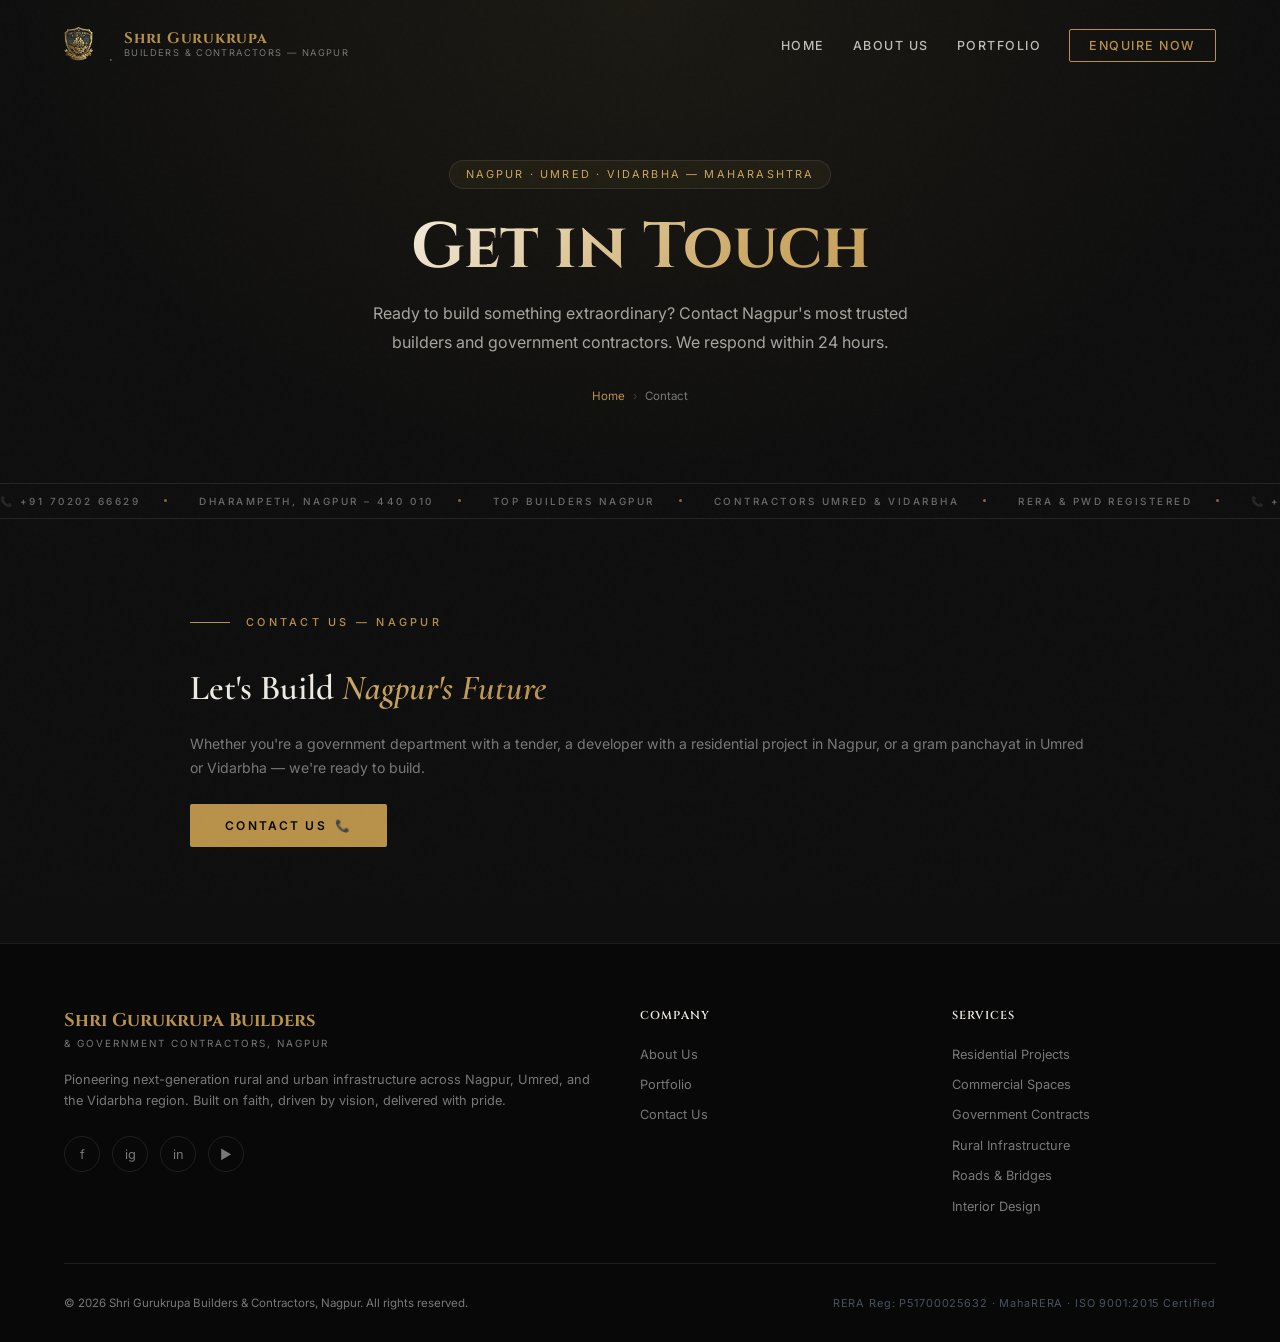
<file: contact.html>
<!DOCTYPE html>
<html lang="en" data-root="">
<head>
  <meta charset="UTF-8" />
  <meta name="viewport" content="width=device-width, initial-scale=1.0" />
  <title>Contact | Best Builders &amp; Contractors in Nagpur – Shri Gurukrupa Builders</title>
  <meta name="description" content="Contact Shri Gurukrupa Builders – the best builders and contractors in Nagpur. Visit our office at Dharampeth, Nagpur or call +91 70202 66629. Serving Nagpur, Umred & Vidarbha." />
  <meta name="keywords" content="contact builders Nagpur, construction company contact Nagpur, builders office Nagpur, Shri Gurukrupa Builders phone, builders Nagpur Dharampeth, contractors Umred contact, builders Vidarbha enquiry" />
  <meta name="robots" content="index, follow" />
  <link rel="canonical" href="https://www.gurukrupabuilders.in/contact.html" />
  <meta name="geo.region" content="IN-MH" />
  <meta name="geo.placename" content="Nagpur, Maharashtra, India" />
  <meta name="geo.position" content="21.1458;79.0882" />
  <meta property="og:title" content="Contact Shri Gurukrupa Builders | Best Builders in Nagpur" />
  <meta property="og:description" content="Get in touch with Nagpur's most trusted builders. Visit Dharampeth, Nagpur or call +91 70202 66629." />
  <meta property="og:url" content="https://www.gurukrupabuilders.in/contact.html" />
  <meta property="og:type" content="website" />

  <script type="application/ld+json">
  {
    "@context": "https://schema.org",
    "@type": "ContactPage",
    "name": "Contact Shri Gurukrupa Builders – Nagpur",
    "url": "https://www.gurukrupabuilders.in/contact.html",
    "description": "Contact Nagpur's top builders and government contractors. Office at Dharampeth, Nagpur.",
    "mainEntity": {
      "@type": ["LocalBusiness","GeneralContractor"],
      "name": "Shri Gurukrupa Builders & Contractors",
      "telephone": ["+91-70202-66629"],
      "email": "info@gurukrupabuilders.in",
      "address": {
        "@type": "PostalAddress",
        "streetAddress": "Plot No. 7, Gurukrupa House, Dharampeth",
        "addressLocality": "Nagpur",
        "addressRegion": "Maharashtra",
        "postalCode": "440010",
        "addressCountry": "IN"
      },
      "geo": {"@type":"GeoCoordinates","latitude":"21.1458","longitude":"79.0882"},
      "openingHoursSpecification": [{"@type":"OpeningHoursSpecification","dayOfWeek":["Monday","Tuesday","Wednesday","Thursday","Friday","Saturday"],"opens":"09:00","closes":"18:30"}],
      "areaServed": ["Nagpur","Umred","Vidarbha","Maharashtra"]
    },
    "breadcrumb": {"@type":"BreadcrumbList","itemListElement":[{"@type":"ListItem","position":1,"name":"Home","item":"https://www.gurukrupabuilders.in/"},{"@type":"ListItem","position":2,"name":"Contact","item":"https://www.gurukrupabuilders.in/contact.html"}]}
  }
  </script>

  <link rel="stylesheet" href="assets/css/main.css?v=2" />
  <style>
    .contact-layout { display:grid; grid-template-columns:1fr; gap:2.5rem; max-width:900px; margin:0 auto; }
    .contact-info-col { display:flex; flex-direction:column; gap:1.5rem; }

    .info-card { border:1px solid var(--border); border-radius:4px; padding:1.75rem; background:var(--charcoal); transition:border-color 0.3s; }
    .info-card:hover { border-color:rgba(201,168,76,0.4); }
    .info-card-icon { font-size:1.8rem; margin-bottom:0.75rem; }
    .info-card-title { font-family:'Cinzel',serif; font-size:0.8rem; color:var(--gold); letter-spacing:0.08em; text-transform:uppercase; margin-bottom:0.5rem; }
    .info-card-body { font-size:0.85rem; color:var(--text-muted); line-height:1.7; }
    .info-card-body a { color:var(--gold-light); text-decoration:none; transition:color 0.3s; }
    .info-card-body a:hover { color:var(--gold); }

    .hours-row { display:flex; justify-content:space-between; font-size:0.8rem; padding:0.4rem 0; border-bottom:1px solid rgba(201,168,76,0.08); }
    .hours-row:last-child { border-bottom:none; }
    .hours-day { color:var(--text-muted); }
    .hours-time { color:var(--cream); }
    .hours-closed { color:rgba(138,155,181,0.4); }

    .map-embed { width:100%; aspect-ratio:16/10; border-radius:4px; border:1px solid var(--border); overflow:hidden; background:var(--charcoal); display:flex; align-items:center; justify-content:center; position:relative; }
    .map-placeholder { text-align:center; }
    .map-pin { font-size:2.5rem; margin-bottom:0.5rem; }
    .map-name { font-family:'Cinzel',serif; font-size:0.85rem; color:var(--gold); margin-bottom:0.25rem; }
    .map-addr { font-size:0.75rem; color:var(--text-muted); line-height:1.5; }
    .map-link { display:inline-block; margin-top:0.75rem; font-size:0.72rem; color:var(--gold); letter-spacing:0.1em; text-transform:uppercase; text-decoration:none; border:1px solid var(--border); padding:0.4rem 0.9rem; border-radius:2px; transition:all 0.3s; }
    .map-link:hover { border-color:var(--gold); background:rgba(201,168,76,0.08); }

    /* decorative map grid */
    .map-embed::before { content:''; position:absolute; inset:0; background:repeating-linear-gradient(0deg,transparent,transparent 39px,rgba(201,168,76,0.05) 40px),repeating-linear-gradient(90deg,transparent,transparent 39px,rgba(201,168,76,0.05) 40px); }

    @media(max-width:1024px){.contact-layout{grid-template-columns:1fr;gap:2rem}}
  </style>
</head>
<body>
  <main>
  <section class="page-hero">
    <div class="page-hero-eyebrow">Nagpur · Umred · Vidarbha — Maharashtra</div>
    <h1 class="page-hero-title">Get in Touch</h1>
    <p class="page-hero-desc">Ready to build something extraordinary? Contact Nagpur's most trusted builders and government contractors. We respond within 24 hours.</p>
    <nav class="breadcrumb" aria-label="Breadcrumb">
      <a href="index.html">Home</a><span class="breadcrumb-sep">›</span><span>Contact</span>
    </nav>
  </section>

  <div class="marquee-strip" aria-hidden="true">
    <div class="marquee-track">
      <div class="marquee-item">📞 +91 70202 66629 <span class="marquee-dot"></span></div><div class="marquee-item">Dharampeth, Nagpur – 440 010 <span class="marquee-dot"></span></div><div class="marquee-item">Top Builders Nagpur <span class="marquee-dot"></span></div><div class="marquee-item">Contractors Umred &amp; Vidarbha <span class="marquee-dot"></span></div><div class="marquee-item">RERA &amp; PWD Registered <span class="marquee-dot"></span></div>
      <div class="marquee-item">📞 +91 70202 66629 <span class="marquee-dot"></span></div><div class="marquee-item">Dharampeth, Nagpur – 440 010 <span class="marquee-dot"></span></div><div class="marquee-item">Top Builders Nagpur <span class="marquee-dot"></span></div><div class="marquee-item">Contractors Umred &amp; Vidarbha <span class="marquee-dot"></span></div><div class="marquee-item">RERA &amp; PWD Registered <span class="marquee-dot"></span></div>
    </div>
  </div>

  <!-- ─── MAIN CONTACT SECTION ─── -->
  <section style="background:var(--navy);padding:6rem 5%">
    <div class="contact-layout">

      <!-- LEFT: Info -->
      <div class="contact-info-col reveal">
        <div class="section-eyebrow"><div class="eyebrow-line"></div><span class="eyebrow-text">Contact Us — Nagpur</span></div>
        <h2 style="font-family:'Cormorant Garamond',serif;font-size:2.2rem;font-weight:600;color:var(--cream);line-height:1.1">Let's Build <em style="font-style:italic;background:linear-gradient(135deg,var(--gold-light),var(--gold));-webkit-background-clip:text;-webkit-text-fill-color:transparent;background-clip:text">Nagpur's Future</em></h2>
        <p style="font-size:0.88rem;color:var(--text-muted);line-height:1.7">Whether you're a government department with a tender, a developer with a residential project in Nagpur, or a gram panchayat in Umred or Vidarbha — we're ready to build.</p>
        <div style="display:flex;gap:0.75rem;flex-wrap:wrap">
          <a href="tel:+917020266629" class="btn-primary"><span>Contact Us</span><span>📞</span></a>
        </div>

      </div>

    </div>
  </section>

  </main>

  <script src="assets/js/main.js"></script>
  <script>initPage('contact');</script>
</body>
</html>
</file>
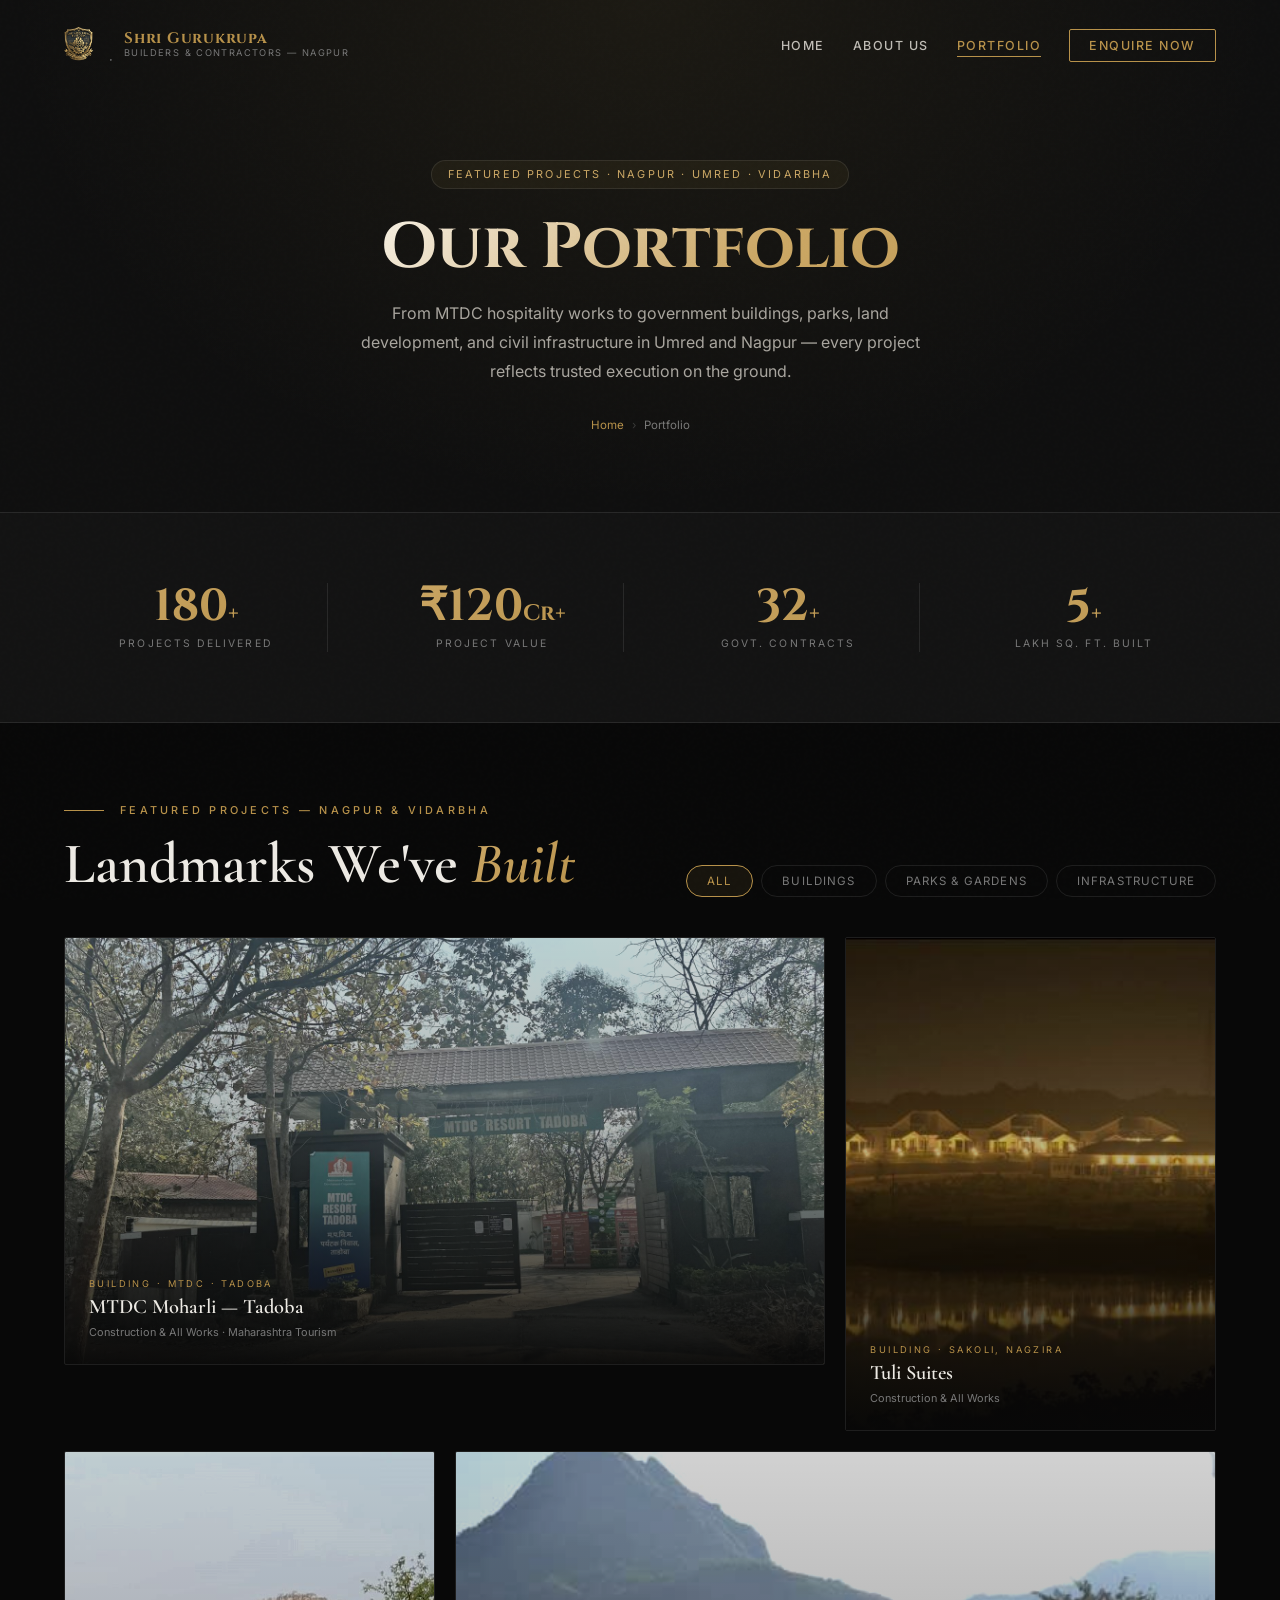
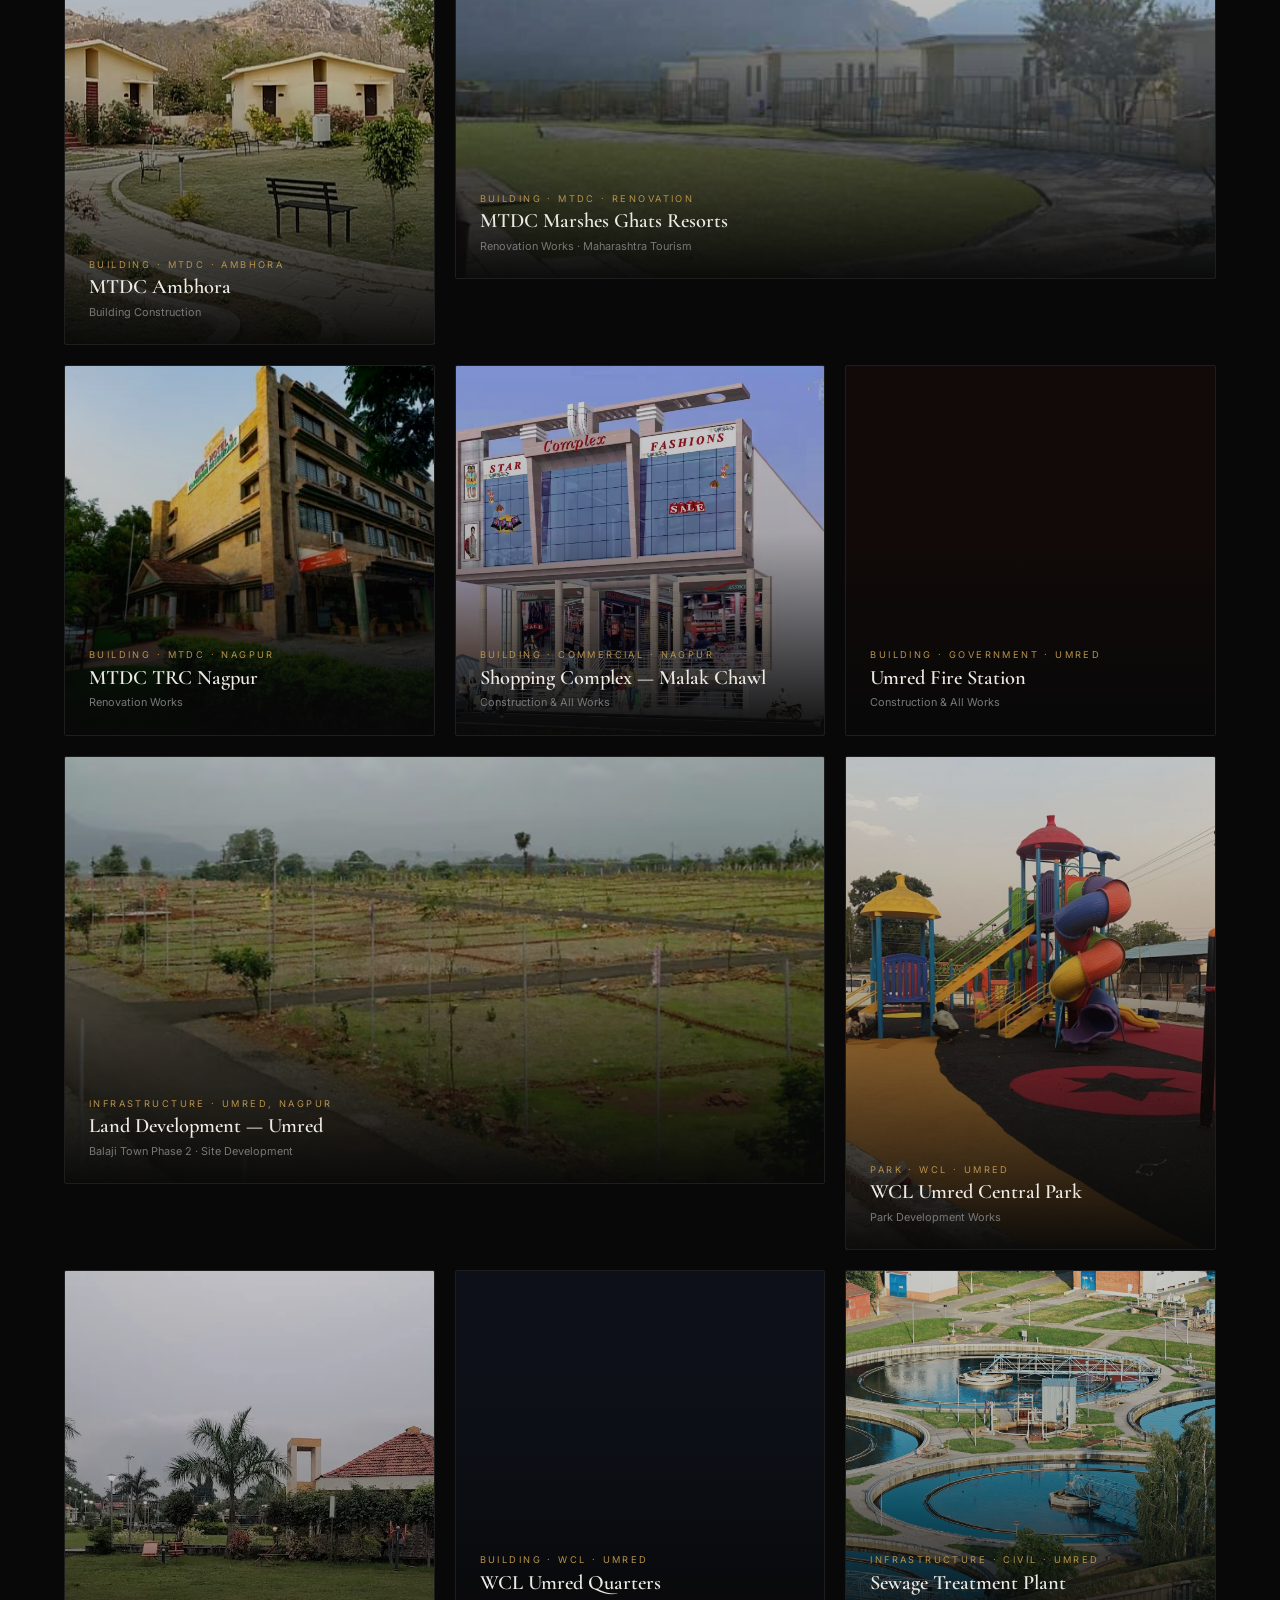
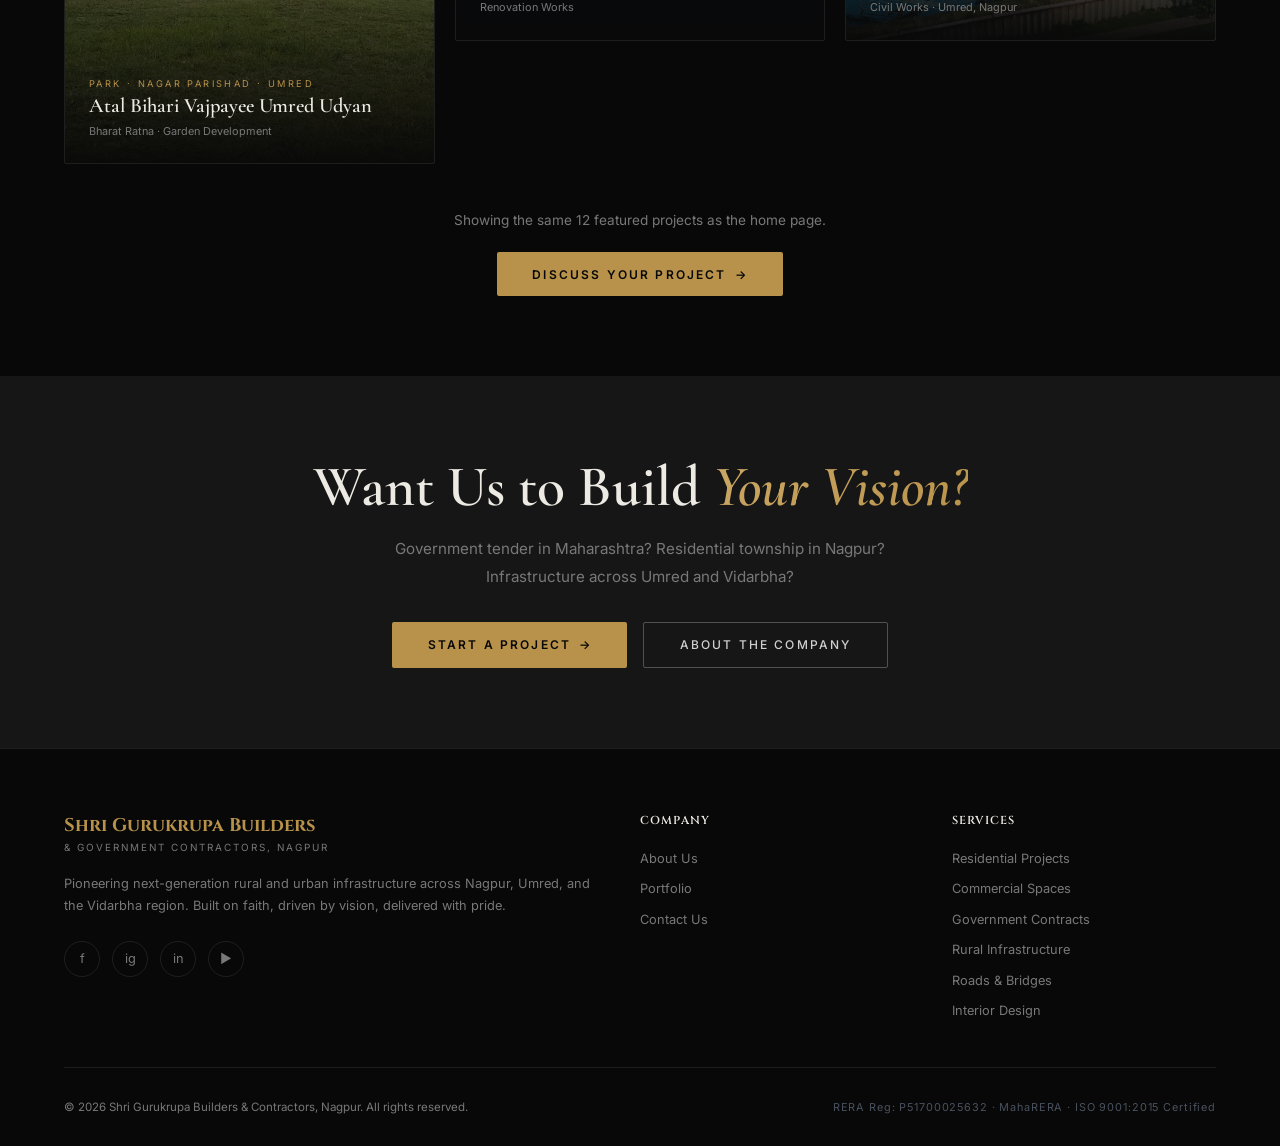
<file: portfolio.html>
<!DOCTYPE html>
<html lang="en" data-root="">
<head>
  <meta charset="UTF-8" />
  <meta name="viewport" content="width=device-width, initial-scale=1.0" />
  <title>Portfolio | Shri Gurukrupa Builders – Featured Projects in Nagpur, Umred &amp; Vidarbha</title>
  <meta name="description" content="Explore featured projects by Shri Gurukrupa Builders across Nagpur, Umred, and Vidarbha — MTDC works, government buildings, parks, land development, and civil infrastructure." />
  <meta name="keywords" content="builders projects Nagpur, construction projects Nagpur, government projects Vidarbha, MTDC projects Nagpur, parks and gardens Umred, land development Umred, civil infrastructure Nagpur" />
  <meta name="robots" content="index, follow" />
  <link rel="canonical" href="https://www.gurukrupabuilders.in/portfolio.html" />
  <meta name="geo.region" content="IN-MH" />
  <meta name="geo.placename" content="Nagpur, Maharashtra" />
  <meta name="geo.position" content="21.1458;79.0882" />
  <meta property="og:title" content="Projects Portfolio | Shri Gurukrupa Builders Nagpur" />
  <meta property="og:description" content="180+ projects in Nagpur, Umred & Vidarbha. Government contracts, residential townships, commercial spaces & infrastructure." />
  <meta property="og:url" content="https://www.gurukrupabuilders.in/portfolio.html" />
  <meta property="og:type" content="website" />

  <script type="application/ld+json">
  {
    "@context":"https://schema.org",
    "@type":"CollectionPage",
    "name":"Portfolio – Shri Gurukrupa Builders Nagpur",
    "url":"https://www.gurukrupabuilders.in/portfolio.html",
    "description":"Featured projects across Nagpur, Umred, and Vidarbha including MTDC works, government buildings, parks, land development, and civil infrastructure.",
    "publisher":{"@type":"Organization","name":"Shri Gurukrupa Builders","url":"https://www.gurukrupabuilders.in/"},
    "breadcrumb":{"@type":"BreadcrumbList","itemListElement":[{"@type":"ListItem","position":1,"name":"Home","item":"https://www.gurukrupabuilders.in/"},{"@type":"ListItem","position":2,"name":"Portfolio","item":"https://www.gurukrupabuilders.in/portfolio.html"}]}
  }
  </script>

  <link rel="stylesheet" href="assets/css/main.css?v=2" />
  <style>
    .filter-bar { display:flex; gap:0.5rem; flex-wrap:wrap; margin:2.5rem 0 0; }
    .filter-btn { padding:0.5rem 1.25rem; border:1px solid var(--border); background:transparent; color:var(--text-muted); font-size:0.72rem; letter-spacing:0.1em; text-transform:uppercase; border-radius:100px; cursor:pointer; transition:all 0.3s; font-family:inherit; }
    .filter-btn.active, .filter-btn:hover { border-color:var(--gold); color:var(--gold); background:rgba(201,168,76,0.08); }

    .portfolio-grid { display:grid; grid-template-columns:repeat(3,1fr); gap:1.25rem; margin-top:2.5rem; }
    .portfolio-card { position:relative; overflow:hidden; border-radius:var(--radius); cursor:pointer; border:1px solid var(--border); transition:all 0.4s; transform-style:preserve-3d; aspect-ratio:1; }
    .portfolio-card.c-wide { grid-column:span 2; aspect-ratio:16/9; }
    .portfolio-card.c-tall { aspect-ratio:3/4; }
    .portfolio-card.c-sq   { aspect-ratio:1; }
    .portfolio-card.pf-hidden { display:none; }
    .portfolio-card:hover { border-color:var(--gold); box-shadow:0 20px 60px rgba(0,0,0,0.5); }
    .card-bg { position:absolute; inset:0; transition:transform 0.7s; }
    .card-bg img { width:100%; height:100%; object-fit:cover; display:block; filter:saturate(0.9) contrast(1.08) brightness(0.82); }
    .portfolio-card:hover .card-bg { transform:scale(1.05); }
    .card-overlay { position:absolute; inset:0; background:linear-gradient(to top,rgba(8,8,8,0.97) 0%,rgba(8,8,8,0.12) 55%,transparent 100%); display:flex; flex-direction:column; justify-content:flex-end; padding:1.5rem; }
    .card-category { font-size:0.58rem; letter-spacing:0.26em; text-transform:uppercase; color:var(--gold); margin-bottom:0.35rem; }
    .card-title { font-family:'Cormorant Garamond',serif; font-size:1.28rem; font-weight:600; color:var(--cream); line-height:1.16; margin-bottom:0.3rem; }
    .card-detail { font-size:0.68rem; color:var(--text-muted); line-height:1.5; }
    .card-arrow { position:absolute; top:1rem; right:1rem; width:34px; height:34px; border:1px solid var(--border); border-radius:50%; display:flex; align-items:center; justify-content:center; background:rgba(8,8,8,0.6); opacity:0; transform:scale(0.8); transition:all 0.3s; font-size:0.8rem; }
    .portfolio-card:hover .card-arrow { opacity:1; transform:scale(1); }

    .pcard { position:relative; overflow:hidden; border-radius:4px; cursor:pointer; border:1px solid var(--border); transition:all 0.4s; transform-style:preserve-3d; aspect-ratio:4/3; }
    .pcard.wide { grid-column:span 2; aspect-ratio:16/8; }
    .pcard.tall { aspect-ratio:3/4; }
    .pcard:hover { border-color:var(--gold); box-shadow:0 20px 60px rgba(0,0,0,0.5); }
    .pcard-bg { position:absolute; inset:0; transition:transform 0.6s; }
    .pcard:hover .pcard-bg { transform:scale(1.05); }
    .pcard-overlay { position:absolute; inset:0; background:linear-gradient(to top,rgba(8,8,8,0.97) 0%,rgba(8,8,8,0.15) 60%,transparent 100%); display:flex; flex-direction:column; justify-content:flex-end; padding:1.5rem; }
    .pcard-cat { font-size:0.58rem; letter-spacing:0.25em; text-transform:uppercase; color:var(--gold); margin-bottom:0.4rem; }
    .pcard-title { font-family:'Cormorant Garamond',serif; font-size:1.25rem; font-weight:600; color:var(--cream); line-height:1.2; margin-bottom:0.3rem; }
    .pcard-detail { font-size:0.68rem; color:var(--text-muted); }
    .pcard-badge { position:absolute; top:1rem; left:1rem; background:rgba(201,168,76,0.9); color:var(--deep-navy); font-size:0.58rem; font-weight:700; letter-spacing:0.12em; text-transform:uppercase; padding:0.25rem 0.6rem; border-radius:2px; }
    .pcard-arrow { position:absolute; top:1rem; right:1rem; width:34px; height:34px; border:1px solid rgba(255,255,255,0.2); border-radius:50%; display:flex; align-items:center; justify-content:center; background:rgba(8,8,8,0.6); opacity:0; transform:scale(0.8); transition:all 0.3s; font-size:0.8rem; }
    .pcard:hover .pcard-arrow { opacity:1; transform:scale(1); }
    .pcard-value { font-size:0.72rem; color:var(--gold-light); margin-top:0.3rem; }

    /* SVG patterns for project cards */
    .bg-navy-blue { background:linear-gradient(135deg,#1a2a3a,#0d2040); }
    .bg-navy-green { background:linear-gradient(135deg,#1e2a20,#0d1f15); }
    .bg-navy-red { background:linear-gradient(135deg,#2a1a1a,#1f0d0d); }
    .bg-navy-dark { background:linear-gradient(135deg,#1a1e2a,#0f1020); }
    .bg-navy-amber { background:linear-gradient(135deg,#2a2010,#1f1508); }
    .bg-navy-teal { background:linear-gradient(135deg,#102a2a,#081f1f); }
    .bg-navy-purple { background:linear-gradient(135deg,#1a1030,#100a20); }
    .bg-navy-rose { background:linear-gradient(135deg,#2a1020,#1f0a15); }
    .bg-navy-olive { background:linear-gradient(135deg,#1a2010,#101508); }

    .project-svg { position:absolute;inset:0;width:100%;height:100%;opacity:0.3; }

    /* project stats row */
    .project-stats { display:grid; grid-template-columns:repeat(4,1fr); gap:1rem; margin:3rem 0; padding:2rem; border:1px solid var(--border); border-radius:4px; background:var(--charcoal); }
    .ps-item { text-align:center; }
    .ps-num { font-family:'Cinzel',serif; font-size:1.8rem; font-weight:700; color:var(--gold); }
    .ps-label { font-size:0.62rem; letter-spacing:0.15em; text-transform:uppercase; color:var(--text-muted); margin-top:0.25rem; }

    .section-tag { display:inline-flex; align-items:center; gap:0.5rem; margin:3rem 0 1rem; }
    .section-tag-line { height:1px; width:30px; background:var(--gold); }
    .section-tag-text { font-family:'Cinzel',serif; font-size:0.78rem; color:var(--gold); letter-spacing:0.1em; text-transform:uppercase; }

    @media(max-width:1024px){.portfolio-grid{grid-template-columns:1fr 1fr}.portfolio-card.c-wide{grid-column:span 2}}
    @media(max-width:768px){.portfolio-grid{grid-template-columns:1fr}.portfolio-card.c-wide{grid-column:span 1;aspect-ratio:16/9}.project-stats{grid-template-columns:1fr 1fr}}
  </style>
</head>
<body>
  <main>
  <!-- ─── PAGE HERO ─── -->
  <section class="page-hero">
    <div class="page-hero-eyebrow">Featured Projects · Nagpur · Umred · Vidarbha</div>
    <h1 class="page-hero-title">Our Portfolio</h1>
    <p class="page-hero-desc">From MTDC hospitality works to government buildings, parks, land development, and civil infrastructure in Umred and Nagpur — every project reflects trusted execution on the ground.</p>
    <nav class="breadcrumb" aria-label="Breadcrumb">
      <a href="index.html">Home</a><span class="breadcrumb-sep">›</span><span>Portfolio</span>
    </nav>
  </section>

  <!-- ─── STATS ROW ─── -->
  <div class="stats-bar">
    <div class="stats-grid">
      <div class="stat-card reveal"><div class="stat-num"><span data-count="180">0</span><span class="stat-suffix">+</span></div><div class="stat-label">Projects Delivered</div></div>
      <div class="stat-card reveal reveal-delay-1"><div class="stat-num">₹<span data-count="120">0</span><span class="stat-suffix">Cr+</span></div><div class="stat-label">Project Value</div></div>
      <div class="stat-card reveal reveal-delay-2"><div class="stat-num"><span data-count="32">0</span><span class="stat-suffix">+</span></div><div class="stat-label">Govt. Contracts</div></div>
      <div class="stat-card reveal reveal-delay-3"><div class="stat-num"><span data-count="5">0</span><span class="stat-suffix">+</span></div><div class="stat-label">Lakh Sq. Ft. Built</div></div>
    </div>
  </div>

  <!-- ─── PORTFOLIO GRID ─── -->
  <section style="background:var(--deep-navy);padding:5rem 5%" aria-labelledby="portfolio-heading">
    <div style="max-width:1200px;margin:0 auto">

      <div style="display:flex;justify-content:space-between;align-items:flex-end;flex-wrap:wrap;gap:1rem">
        <div>
          <div class="section-eyebrow reveal"><div class="eyebrow-line"></div><span class="eyebrow-text">Featured Projects — Nagpur &amp; Vidarbha</span></div>
          <h2 class="section-title reveal reveal-delay-1" id="portfolio-heading">Landmarks We've <em>Built</em></h2>
        </div>
        <div class="filter-bar reveal reveal-delay-1">
          <button class="filter-btn active" onclick="filterCards('all',this)">All</button>
          <button class="filter-btn" onclick="filterCards('building',this)">Buildings</button>
          <button class="filter-btn" onclick="filterCards('park',this)">Parks &amp; Gardens</button>
          <button class="filter-btn" onclick="filterCards('infrastructure',this)">Infrastructure</button>
        </div>
      </div>

      <div class="portfolio-grid" id="portfolio-grid">
        <div class="portfolio-card tilt-card c-wide reveal" data-cat="building">
          <div class="card-bg" style="height:100%;background:#0d1508">
            <img src="assets/Pics/01kcy1adxay159dhtba2d727ve-2.jpg" alt="MTDC Moharli Tadoba construction by Shri Gurukrupa Builders" loading="lazy" decoding="async">
          </div>
          <div class="card-overlay"><div class="card-category">Building · MTDC · Tadoba</div><div class="card-title">MTDC Moharli — Tadoba</div><div class="card-detail">Construction &amp; All Works · Maharashtra Tourism</div></div><div class="card-arrow">↗</div>
        </div>
        <div class="portfolio-card tilt-card c-tall reveal reveal-delay-1" data-cat="building">
          <div class="card-bg" style="height:100%;background:#0d1008"><img src="assets/Pics/artboard-1.jpg" alt="Tuli Suites Sakoli Nagzira construction" loading="lazy" decoding="async"></div>
          <div class="card-overlay"><div class="card-category">Building · Sakoli, Nagzira</div><div class="card-title">Tuli Suites</div><div class="card-detail">Construction &amp; All Works</div></div><div class="card-arrow">↗</div>
        </div>
        <div class="portfolio-card tilt-card c-tall reveal reveal-delay-2" data-cat="building">
          <div class="card-bg" style="height:100%;background:#100d08"><img src="assets/Pics/mtdc-ambhora.jpg" alt="MTDC Ambhora building construction" loading="lazy" decoding="async"></div>
          <div class="card-overlay"><div class="card-category">Building · MTDC · Ambhora</div><div class="card-title">MTDC Ambhora</div><div class="card-detail">Building Construction</div></div><div class="card-arrow">↗</div>
        </div>
        <div class="portfolio-card tilt-card c-wide reveal" data-cat="building">
          <div class="card-bg" style="height:100%;background:#0a100d"><img src="assets/Pics/mtdc-marshes-ghats-resorts.jpg" alt="MTDC Marshes Ghats Resorts renovation" loading="lazy" decoding="async"></div>
          <div class="card-overlay"><div class="card-category">Building · MTDC · Renovation</div><div class="card-title">MTDC Marshes Ghats Resorts</div><div class="card-detail">Renovation Works · Maharashtra Tourism</div></div><div class="card-arrow">↗</div>
        </div>
        <div class="portfolio-card tilt-card c-sq reveal" data-cat="building">
          <div class="card-bg" style="height:100%;background:#0d0e10"><img src="assets/Pics/mtdc-nagpur-mtdc-hotels-1.jpeg" alt="MTDC TRC Nagpur renovation" loading="lazy" decoding="async"></div>
          <div class="card-overlay"><div class="card-category">Building · MTDC · Nagpur</div><div class="card-title">MTDC TRC Nagpur</div><div class="card-detail">Renovation Works</div></div><div class="card-arrow">↗</div>
        </div>
        <div class="portfolio-card tilt-card c-sq reveal reveal-delay-1" data-cat="building">
          <div class="card-bg" style="height:100%;background:#12100a"><img src="assets/Pics/shopping-complex.avif" alt="Shopping Complex Malak Chawl construction by Shri Gurukrupa Builders" loading="lazy" decoding="async"></div>
          <div class="card-overlay"><div class="card-category">Building · Commercial · Nagpur</div><div class="card-title">Shopping Complex — Malak Chawl</div><div class="card-detail">Construction &amp; All Works</div></div><div class="card-arrow">↗</div>
        </div>
        <div class="portfolio-card tilt-card c-sq reveal reveal-delay-2" data-cat="building">
          <div class="card-bg" style="height:100%;background:#120a08"><img src="assets/Pics/umred-fire-station.jpg" alt="Umred Fire Station construction by Shri Gurukrupa Builders" loading="lazy" decoding="async"></div>
          <div class="card-overlay"><div class="card-category">Building · Government · Umred</div><div class="card-title">Umred Fire Station</div><div class="card-detail">Construction &amp; All Works</div></div><div class="card-arrow">↗</div>
        </div>
        <div class="portfolio-card tilt-card c-wide reveal" data-cat="infrastructure">
          <div class="card-bg" style="height:100%;background:#080d0a"><img src="assets/Pics/balaji-town-phase-2-umred-nagpur-balaji-land-developers.avif" alt="Land Development Umred Nagpur" loading="lazy" decoding="async"></div>
          <div class="card-overlay"><div class="card-category">Infrastructure · Umred, Nagpur</div><div class="card-title">Land Development — Umred</div><div class="card-detail">Balaji Town Phase 2 · Site Development</div></div><div class="card-arrow">↗</div>
        </div>
        <div class="portfolio-card tilt-card c-tall reveal reveal-delay-1" data-cat="park">
          <div class="card-bg" style="height:100%;background:#081008"><img src="assets/Pics/wcl-umred-central-park.jpeg" alt="WCL Umred Central Park construction" loading="lazy" decoding="async"></div>
          <div class="card-overlay"><div class="card-category">Park · WCL · Umred</div><div class="card-title">WCL Umred Central Park</div><div class="card-detail">Park Development Works</div></div><div class="card-arrow">↗</div>
        </div>
        <div class="portfolio-card tilt-card c-tall reveal reveal-delay-2" data-cat="park">
          <div class="card-bg" style="height:100%;background:#081008"><img src="assets/Pics/atal-bihari-vajpayee-umred-udyan.webp" alt="Atal Bihari Vajpayee Umred Udyan" loading="lazy" decoding="async"></div>
          <div class="card-overlay"><div class="card-category">Park · Nagar Parishad · Umred</div><div class="card-title">Atal Bihari Vajpayee Umred Udyan</div><div class="card-detail">Bharat Ratna · Garden Development</div></div><div class="card-arrow">↗</div>
        </div>
        <div class="portfolio-card tilt-card c-sq reveal" data-cat="building">
          <div class="card-bg" style="height:100%;background:#0d1018"><img src="assets/Pics/wcl-umred-quarters.jpg" alt="WCL Umred Quarters renovation by Shri Gurukrupa Builders" loading="lazy" decoding="async"></div>
          <div class="card-overlay"><div class="card-category">Building · WCL · Umred</div><div class="card-title">WCL Umred Quarters</div><div class="card-detail">Renovation Works</div></div><div class="card-arrow">↗</div>
        </div>
        <div class="portfolio-card tilt-card c-sq reveal reveal-delay-1" data-cat="infrastructure">
          <div class="card-bg" style="height:100%;background:#080d12"><img src="assets/Pics/sewage-treatment-plant.jpg" alt="Sewage Treatment Plant Umred construction by Shri Gurukrupa Builders" loading="lazy" decoding="async"></div>
          <div class="card-overlay"><div class="card-category">Infrastructure · Civil · Umred</div><div class="card-title">Sewage Treatment Plant</div><div class="card-detail">Civil Works · Umred, Nagpur</div></div><div class="card-arrow">↗</div>
        </div>
      </div>

      <!-- VIEW ALL CTA -->
      <div style="text-align:center;margin-top:3rem" class="reveal">
        <p style="color:var(--text-muted);font-size:0.85rem;margin-bottom:1.5rem">Showing the same 12 featured projects as the home page.</p>
        <a href="contact.html" class="btn-primary"><span>Discuss Your Project</span><span>→</span></a>
      </div>
    </div>
  </section>

  <!-- ─── CTA ─── -->
  <section style="background:var(--navy-mid);padding:5rem 5%;text-align:center">
    <h2 class="section-title reveal" style="text-align:center">Want Us to Build <em>Your Vision?</em></h2>
    <p class="section-subtitle reveal reveal-delay-1" style="text-align:center;margin:1rem auto 2rem">Government tender in Maharashtra? Residential township in Nagpur? Infrastructure across Umred and Vidarbha?</p>
    <div class="reveal reveal-delay-2" style="display:flex;gap:1rem;justify-content:center;flex-wrap:wrap">
      <a href="contact.html" class="btn-primary"><span>Start a Project</span><span>→</span></a>
      <a href="about.html" class="btn-outline">About the Company</a>
    </div>
  </section>
  </main>

  <script src="assets/js/main.js"></script>
  <script>
    initPage('portfolio');
    function filterCards(cat, btn) {
      document.querySelectorAll('.filter-btn').forEach(b => b.classList.remove('active'));
      btn.classList.add('active');
      document.querySelectorAll('.portfolio-card').forEach(c => {
        const show = cat === 'all' || c.dataset.cat === cat;
        c.classList.toggle('pf-hidden', !show);
      });
    }
  </script>
</body>
</html>
</file>
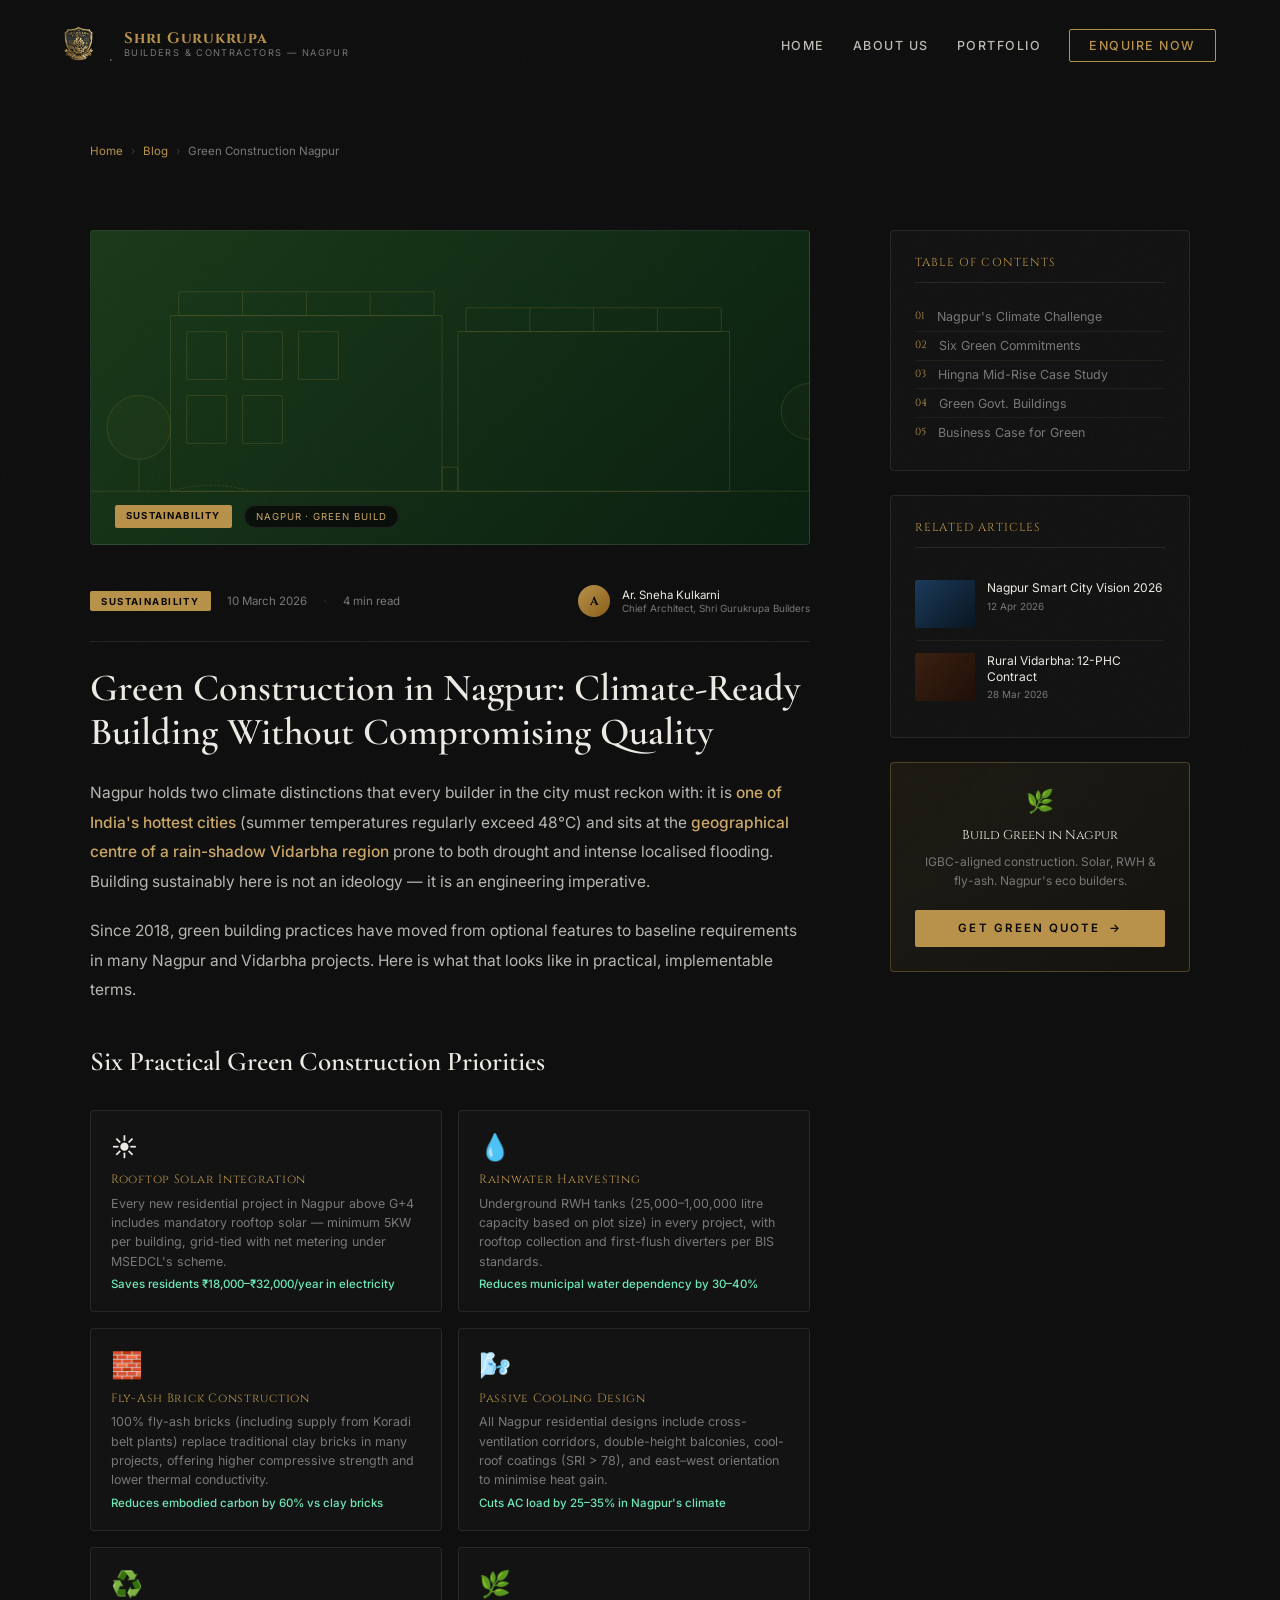
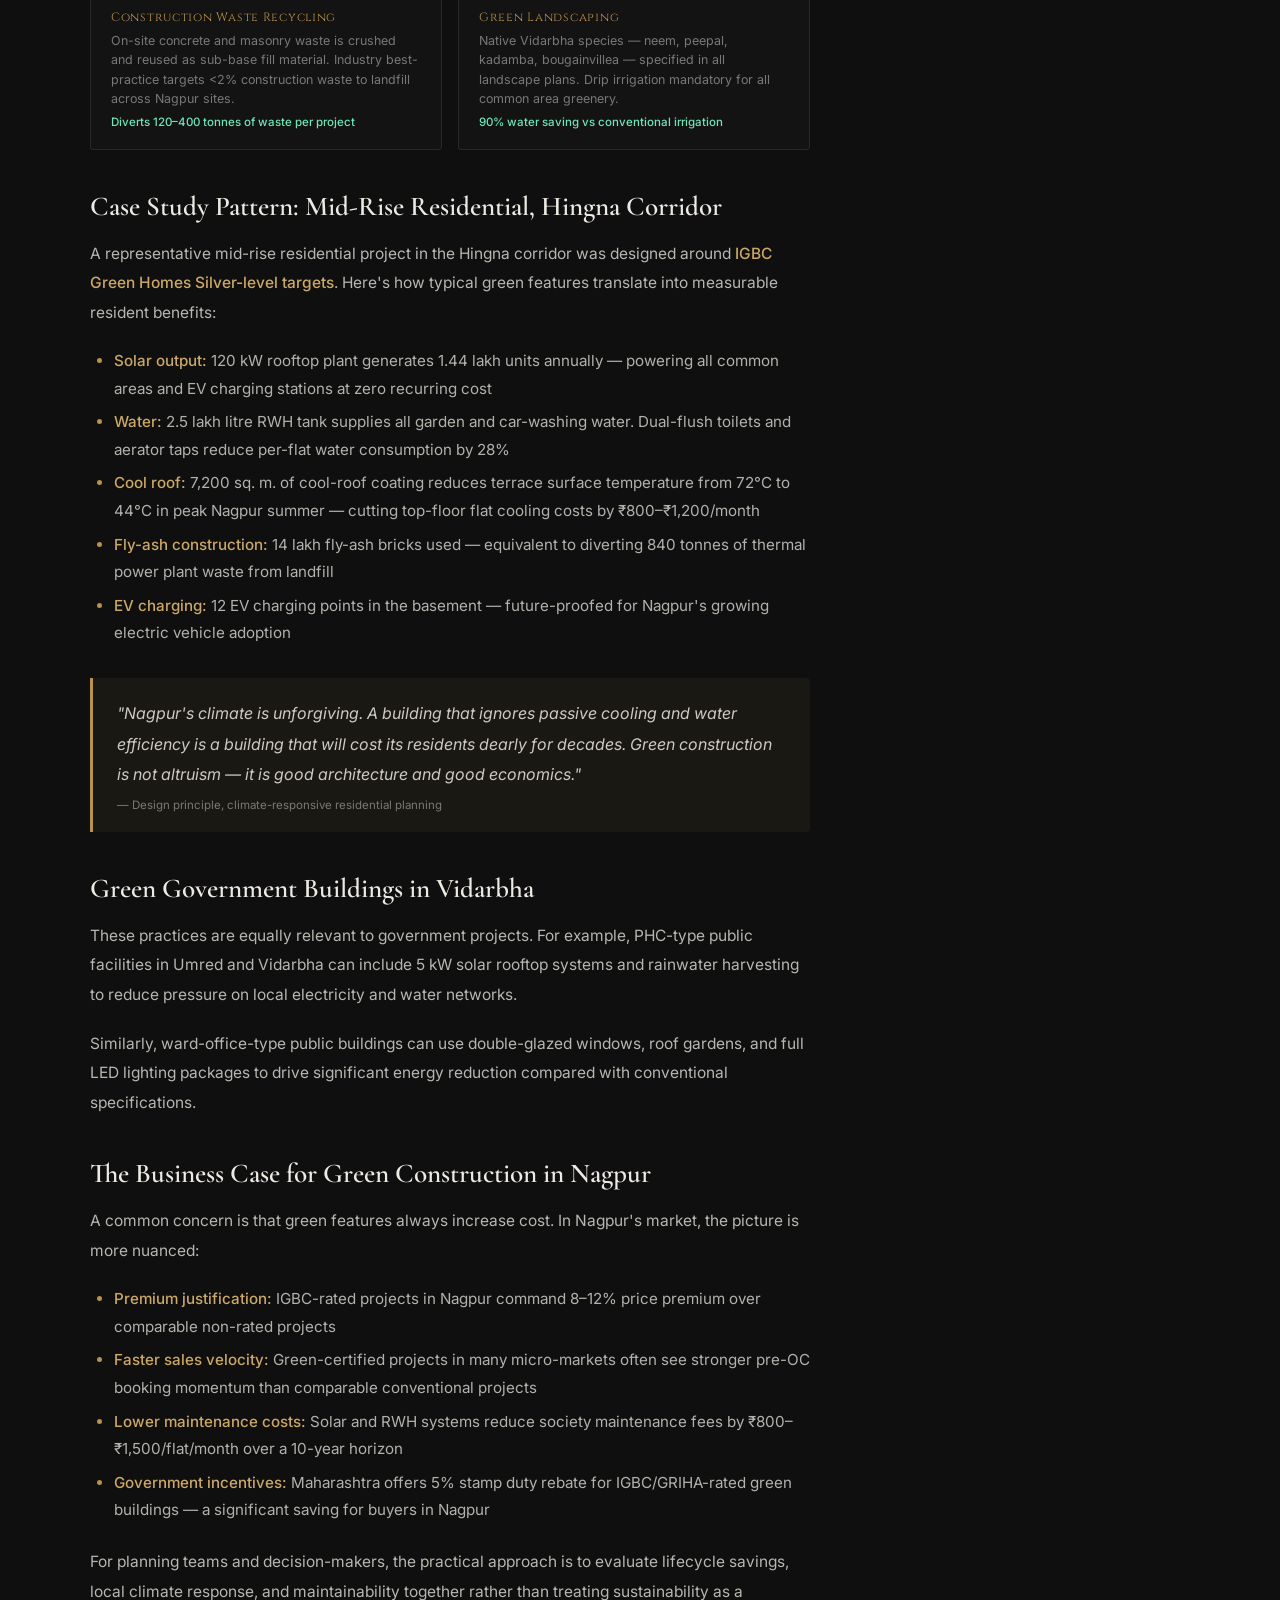
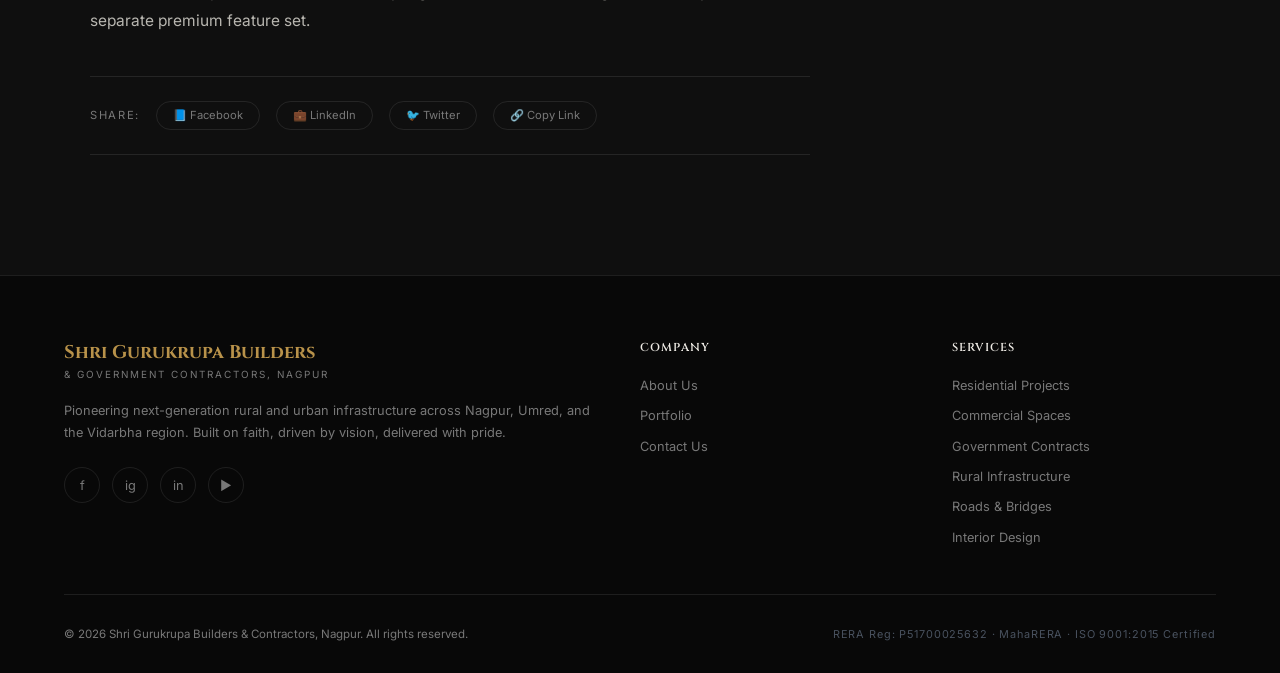
<file: blog/green-construction-nagpur.html>
<!DOCTYPE html>
<html lang="en" data-root="../">
<head>
  <meta charset="UTF-8" />
  <meta name="viewport" content="width=device-width, initial-scale=1.0" />
  <title>Green Construction in Nagpur: Building for Tomorrow's Climate | Shri Gurukrupa Builders</title>
  <meta name="description" content="How Shri Gurukrupa Builders – top builders in Nagpur – integrate solar panels, rainwater harvesting, fly-ash bricks and IGBC ratings into every project across Nagpur, Umred & Vidarbha without compromising quality." />
  <meta name="keywords" content="green construction Nagpur, sustainable builders Nagpur, eco construction Vidarbha, IGBC builders Nagpur, solar building Nagpur, rainwater harvesting construction, fly-ash brick builders, green building Maharashtra, sustainable construction Nagpur, builders Nagpur environment" />
  <meta name="robots" content="index, follow" />
  <link rel="canonical" href="https://www.gurukrupabuilders.in/blog/green-construction-nagpur.html" />
  <meta name="geo.region" content="IN-MH" />
  <meta name="geo.placename" content="Nagpur, Maharashtra" />
  <meta property="og:title" content="Green Construction in Nagpur | Shri Gurukrupa Builders" />
  <meta property="og:description" content="How Nagpur's top builders integrate solar, rainwater harvesting & eco materials into every project across Vidarbha." />
  <meta property="og:url" content="https://www.gurukrupabuilders.in/blog/green-construction-nagpur.html" />
  <meta property="og:type" content="article" />

  <script type="application/ld+json">
  {
    "@context":"https://schema.org",
    "@type":"BlogPosting",
    "headline":"Green Construction in Nagpur: How We're Building for Tomorrow's Climate Without Compromising Quality",
    "description":"How Shri Gurukrupa Builders integrates solar, rainwater harvesting, fly-ash bricks and IGBC green ratings into every project across Nagpur and Vidarbha.",
    "url":"https://www.gurukrupabuilders.in/blog/green-construction-nagpur.html",
    "datePublished":"2026-03-10",
    "dateModified":"2026-03-10",
    "author":{"@type":"Person","name":"Ar. Sneha Kulkarni","jobTitle":"Chief Architect, Shri Gurukrupa Builders"},
    "publisher":{"@type":"Organization","name":"Shri Gurukrupa Builders","url":"https://www.gurukrupabuilders.in/"},
    "keywords":"green construction Nagpur, sustainable builders Nagpur, eco building Vidarbha, IGBC Nagpur, solar construction",
    "about":{"@type":"Place","name":"Nagpur","addressRegion":"Maharashtra","addressCountry":"IN"},
    "breadcrumb":{"@type":"BreadcrumbList","itemListElement":[{"@type":"ListItem","position":1,"name":"Home","item":"https://www.gurukrupabuilders.in/"},{"@type":"ListItem","position":2,"name":"Blog","item":"https://www.gurukrupabuilders.in/blog.html"},{"@type":"ListItem","position":3,"name":"Green Construction Nagpur","item":"https://www.gurukrupabuilders.in/blog/green-construction-nagpur.html"}]}
  }
  </script>

  <link rel="stylesheet" href="../assets/css/main.css?v=2" />
  <style>
    .article-layout{display:grid;grid-template-columns:1fr 300px;gap:3rem;max-width:1100px;margin:0 auto}
    .article-body{max-width:720px}
    .article-hero-img{width:100%;aspect-ratio:16/7;border-radius:4px;border:1px solid var(--border);background:linear-gradient(135deg,#1a3a1a,#0a2010);margin-bottom:2.5rem;overflow:hidden;position:relative}
    .article-meta{display:flex;align-items:center;gap:1rem;flex-wrap:wrap;margin-bottom:1.5rem;padding-bottom:1.5rem;border-bottom:1px solid var(--border)}
    .article-cat{background:var(--gold);color:var(--deep-navy);font-size:0.6rem;font-weight:700;letter-spacing:0.15em;text-transform:uppercase;padding:0.3rem 0.7rem;border-radius:2px}
    .article-date,.article-read{font-size:0.72rem;color:var(--text-muted)}
    .article-author{display:flex;align-items:center;gap:0.75rem;margin-left:auto}
    .article-author-avatar{width:32px;height:32px;border-radius:50%;background:linear-gradient(135deg,var(--gold),#8a5e1a);display:flex;align-items:center;justify-content:center;font-size:0.75rem;font-weight:700;color:var(--deep-navy);font-family:'Cinzel',serif}
    .article-author-name{font-size:0.72rem;color:var(--cream)}
    .article-author-role{font-size:0.62rem;color:var(--text-muted)}
    .article-body h1{font-family:'Cormorant Garamond',serif;font-size:2.4rem;font-weight:600;color:var(--cream);line-height:1.15;margin-bottom:1.5rem}
    .article-body h2{font-family:'Cormorant Garamond',serif;font-size:1.7rem;font-weight:600;color:var(--cream);margin:2.5rem 0 1rem}
    .article-body h3{font-family:'Cinzel',serif;font-size:0.88rem;color:var(--gold);letter-spacing:0.06em;margin:2rem 0 0.75rem;text-transform:uppercase}
    .article-body p{font-size:0.97rem;line-height:1.9;color:rgba(250,246,238,0.72);margin-bottom:1.25rem}
    .article-body strong{color:var(--gold-light);font-weight:500}
    .article-body ul{margin:1rem 0 1.5rem 1.5rem}
    .article-body li{font-size:0.95rem;line-height:1.8;color:rgba(250,246,238,0.7);margin-bottom:0.4rem}
    .article-body li::marker{color:var(--gold)}
    .article-highlight{border-left:3px solid var(--gold);background:rgba(201,168,76,0.06);padding:1.25rem 1.5rem;border-radius:0 4px 4px 0;margin:2rem 0}
    .article-highlight p{margin:0;font-style:italic;font-size:1rem;color:rgba(250,246,238,0.8)}
    .article-highlight cite{display:block;margin-top:0.5rem;font-size:0.72rem;color:var(--text-muted);font-style:normal}
    .green-features{display:grid;grid-template-columns:1fr 1fr;gap:1rem;margin:2rem 0}
    .green-card{border:1px solid var(--border);border-radius:4px;padding:1.25rem;background:var(--charcoal);transition:border-color 0.3s}
    .green-card:hover{border-color:rgba(201,168,76,0.4)}
    .green-icon{font-size:1.6rem;margin-bottom:0.6rem}
    .green-title{font-family:'Cinzel',serif;font-size:0.75rem;color:var(--gold);letter-spacing:0.06em;margin-bottom:0.4rem}
    .green-desc{font-size:0.78rem;color:var(--text-muted);line-height:1.55}
    .green-saving{font-size:0.72rem;color:#6ee7b7;margin-top:0.4rem;font-weight:500}
    .share-bar{display:flex;align-items:center;gap:1rem;padding:1.5rem 0;border-top:1px solid var(--border);border-bottom:1px solid var(--border);margin:2.5rem 0;flex-wrap:wrap}
    .share-label{font-size:0.7rem;letter-spacing:0.15em;text-transform:uppercase;color:var(--text-muted)}
    .share-btn{padding:0.4rem 1rem;border:1px solid var(--border);border-radius:100px;font-size:0.7rem;color:var(--text-muted);cursor:pointer;transition:all 0.3s;background:none;font-family:inherit}
    .share-btn:hover{border-color:var(--gold);color:var(--gold)}
    .article-sidebar{display:flex;flex-direction:column;gap:1.5rem;position:sticky;top:6rem;align-self:start}
    .sidebar-block{border:1px solid var(--border);border-radius:4px;padding:1.5rem;background:var(--charcoal)}
    .sidebar-title{font-family:'Cinzel',serif;font-size:0.72rem;color:var(--gold);letter-spacing:0.1em;text-transform:uppercase;margin-bottom:1.25rem;padding-bottom:0.75rem;border-bottom:1px solid var(--border)}
    .toc-item{display:flex;align-items:flex-start;gap:0.75rem;padding:0.4rem 0;border-bottom:1px solid rgba(201,168,76,0.07);font-size:0.78rem;color:var(--text-muted);cursor:pointer;transition:color 0.3s;text-decoration:none}
    .toc-item:last-child{border-bottom:none}
    .toc-item:hover{color:var(--gold-light)}
    .toc-num{color:var(--gold);font-family:'Cinzel',serif;font-size:0.65rem;flex-shrink:0}
    .related-post{display:flex;gap:0.75rem;padding:0.75rem 0;border-bottom:1px solid rgba(201,168,76,0.07);text-decoration:none}
    .related-post:last-child{border-bottom:none}
    .related-thumb{width:60px;height:48px;border-radius:2px;flex-shrink:0}
    .related-title{font-size:0.75rem;color:var(--cream);line-height:1.3;transition:color 0.3s}
    .related-post:hover .related-title{color:var(--gold)}
    .related-date{font-size:0.62rem;color:var(--text-muted);margin-top:0.25rem}
    @media(max-width:1024px){.article-layout{grid-template-columns:1fr}.article-sidebar{position:static}}
    @media(max-width:768px){.article-body h1{font-size:1.9rem}.green-features{grid-template-columns:1fr}.article-meta{gap:0.75rem}.article-author{margin-left:0}}
  </style>
</head>
<body>
  <main>
  <div style="background:var(--navy);padding:8rem 5% 3rem">
    <div style="max-width:1100px;margin:0 auto">
      <nav class="breadcrumb" aria-label="Breadcrumb" style="justify-content:flex-start;margin-bottom:1.5rem">
        <a href="../index.html">Home</a><span class="breadcrumb-sep">›</span>
        <a href="../blog.html">Blog</a><span class="breadcrumb-sep">›</span>
        <span>Green Construction Nagpur</span>
      </nav>
    </div>
  </div>

  <section style="background:var(--navy);padding:0 5% 5rem">
    <div class="article-layout">
      <article class="article-body reveal">
        <div class="article-hero-img">
          <svg width="100%" height="100%" viewBox="0 0 900 300" xmlns="http://www.w3.org/2000/svg" style="opacity:0.35">
            <g stroke="#C9A84C" stroke-width="0.6" fill="none">
              <rect x="100" y="60" width="340" height="220"/>
              <rect x="460" y="80" width="340" height="200"/>
              <!-- Solar panels -->
              <rect x="110" y="30" width="320" height="30" rx="1"/>
              <line x1="190" y1="30" x2="190" y2="60"/><line x1="270" y1="30" x2="270" y2="60"/><line x1="350" y1="30" x2="350" y2="60"/>
              <rect x="470" y="50" width="320" height="30" rx="1"/>
              <line x1="550" y1="50" x2="550" y2="80"/><line x1="630" y1="50" x2="630" y2="80"/><line x1="710" y1="50" x2="710" y2="80"/>
              <!-- Windows with greenery -->
              <rect x="120" y="80" width="50" height="60" rx="1"/><rect x="190" y="80" width="50" height="60" rx="1"/><rect x="260" y="80" width="50" height="60" rx="1"/>
              <rect x="120" y="160" width="50" height="60" rx="1"/><rect x="190" y="160" width="50" height="60" rx="1"/>
              <!-- Trees -->
              <circle cx="60" cy="200" r="40" fill="rgba(201,168,76,0.08)"/>
              <line x1="60" y1="240" x2="60" y2="280"/>
              <circle cx="900" cy="180" r="35" fill="rgba(201,168,76,0.08)"/>
              <line x1="900" y1="215" x2="900" y2="280"/>
              <!-- Rain collection -->
              <path d="M100,280 Q150,265 200,280" stroke-dasharray="3 2"/>
              <rect x="440" y="250" width="20" height="30" rx="1"/>
              <line x1="0" y1="280" x2="900" y2="280"/>
            </g>
          </svg>
          <div style="position:absolute;bottom:1rem;left:1.5rem;display:flex;gap:0.75rem">
            <span style="background:var(--gold);color:var(--deep-navy);font-size:0.6rem;font-weight:700;letter-spacing:0.12em;text-transform:uppercase;padding:0.3rem 0.7rem;border-radius:2px">Sustainability</span>
            <span style="background:rgba(8,8,8,0.8);border:1px solid var(--border);color:var(--gold-light);font-size:0.6rem;letter-spacing:0.1em;text-transform:uppercase;padding:0.3rem 0.7rem;border-radius:100px;backdrop-filter:blur(8px)">Nagpur · Green Build</span>
          </div>
        </div>

        <div class="article-meta">
          <span class="article-cat">Sustainability</span>
          <span class="article-date">10 March 2026</span>
          <span style="color:var(--border)">·</span>
          <span class="article-read">4 min read</span>
          <div class="article-author">
            <div class="article-author-avatar">A</div>
            <div><div class="article-author-name">Ar. Sneha Kulkarni</div><div class="article-author-role">Chief Architect, Shri Gurukrupa Builders</div></div>
          </div>
        </div>

        <h1>Green Construction in Nagpur: Climate-Ready Building Without Compromising Quality</h1>

        <p>Nagpur holds two climate distinctions that every builder in the city must reckon with: it is <strong>one of India's hottest cities</strong> (summer temperatures regularly exceed 48°C) and sits at the <strong>geographical centre of a rain-shadow Vidarbha region</strong> prone to both drought and intense localised flooding. Building sustainably here is not an ideology — it is an engineering imperative.</p>

        <p>Since 2018, green building practices have moved from optional features to baseline requirements in many Nagpur and Vidarbha projects. Here is what that looks like in practical, implementable terms.</p>

        <h2>Six Practical Green Construction Priorities</h2>

        <div class="green-features">
          <div class="green-card">
            <div class="green-icon">☀️</div>
            <div class="green-title">Rooftop Solar Integration</div>
            <div class="green-desc">Every new residential project in Nagpur above G+4 includes mandatory rooftop solar — minimum 5KW per building, grid-tied with net metering under MSEDCL's scheme.</div>
            <div class="green-saving">Saves residents ₹18,000–₹32,000/year in electricity</div>
          </div>
          <div class="green-card">
            <div class="green-icon">💧</div>
            <div class="green-title">Rainwater Harvesting</div>
            <div class="green-desc">Underground RWH tanks (25,000–1,00,000 litre capacity based on plot size) in every project, with rooftop collection and first-flush diverters per BIS standards.</div>
            <div class="green-saving">Reduces municipal water dependency by 30–40%</div>
          </div>
          <div class="green-card">
            <div class="green-icon">🧱</div>
            <div class="green-title">Fly-Ash Brick Construction</div>
            <div class="green-desc">100% fly-ash bricks (including supply from Koradi belt plants) replace traditional clay bricks in many projects, offering higher compressive strength and lower thermal conductivity.</div>
            <div class="green-saving">Reduces embodied carbon by 60% vs clay bricks</div>
          </div>
          <div class="green-card">
            <div class="green-icon">🌬️</div>
            <div class="green-title">Passive Cooling Design</div>
            <div class="green-desc">All Nagpur residential designs include cross-ventilation corridors, double-height balconies, cool-roof coatings (SRI &gt; 78), and east–west orientation to minimise heat gain.</div>
            <div class="green-saving">Cuts AC load by 25–35% in Nagpur's climate</div>
          </div>
          <div class="green-card">
            <div class="green-icon">♻️</div>
            <div class="green-title">Construction Waste Recycling</div>
            <div class="green-desc">On-site concrete and masonry waste is crushed and reused as sub-base fill material. Industry best-practice targets &lt;2% construction waste to landfill across Nagpur sites.</div>
            <div class="green-saving">Diverts 120–400 tonnes of waste per project</div>
          </div>
          <div class="green-card">
            <div class="green-icon">🌿</div>
            <div class="green-title">Green Landscaping</div>
            <div class="green-desc">Native Vidarbha species — neem, peepal, kadamba, bougainvillea — specified in all landscape plans. Drip irrigation mandatory for all common area greenery.</div>
            <div class="green-saving">90% water saving vs conventional irrigation</div>
          </div>
        </div>

        <h2>Case Study Pattern: Mid-Rise Residential, Hingna Corridor</h2>
        <p>A representative mid-rise residential project in the Hingna corridor was designed around <strong>IGBC Green Homes Silver-level targets</strong>. Here's how typical green features translate into measurable resident benefits:</p>

        <ul>
          <li><strong>Solar output:</strong> 120 kW rooftop plant generates 1.44 lakh units annually — powering all common areas and EV charging stations at zero recurring cost</li>
          <li><strong>Water:</strong> 2.5 lakh litre RWH tank supplies all garden and car-washing water. Dual-flush toilets and aerator taps reduce per-flat water consumption by 28%</li>
          <li><strong>Cool roof:</strong> 7,200 sq. m. of cool-roof coating reduces terrace surface temperature from 72°C to 44°C in peak Nagpur summer — cutting top-floor flat cooling costs by ₹800–₹1,200/month</li>
          <li><strong>Fly-ash construction:</strong> 14 lakh fly-ash bricks used — equivalent to diverting 840 tonnes of thermal power plant waste from landfill</li>
          <li><strong>EV charging:</strong> 12 EV charging points in the basement — future-proofed for Nagpur's growing electric vehicle adoption</li>
        </ul>

        <div class="article-highlight">
          <p>"Nagpur's climate is unforgiving. A building that ignores passive cooling and water efficiency is a building that will cost its residents dearly for decades. Green construction is not altruism — it is good architecture and good economics."</p>
          <cite>— Design principle, climate-responsive residential planning</cite>
        </div>

        <h2>Green Government Buildings in Vidarbha</h2>
        <p>These practices are equally relevant to government projects. For example, PHC-type public facilities in Umred and Vidarbha can include 5 kW solar rooftop systems and rainwater harvesting to reduce pressure on local electricity and water networks.</p>
        <p>Similarly, ward-office-type public buildings can use double-glazed windows, roof gardens, and full LED lighting packages to drive significant energy reduction compared with conventional specifications.</p>

        <h2>The Business Case for Green Construction in Nagpur</h2>
        <p>A common concern is that green features always increase cost. In Nagpur's market, the picture is more nuanced:</p>
        <ul>
          <li><strong>Premium justification:</strong> IGBC-rated projects in Nagpur command 8–12% price premium over comparable non-rated projects</li>
          <li><strong>Faster sales velocity:</strong> Green-certified projects in many micro-markets often see stronger pre-OC booking momentum than comparable conventional projects</li>
          <li><strong>Lower maintenance costs:</strong> Solar and RWH systems reduce society maintenance fees by ₹800–₹1,500/flat/month over a 10-year horizon</li>
          <li><strong>Government incentives:</strong> Maharashtra offers 5% stamp duty rebate for IGBC/GRIHA-rated green buildings — a significant saving for buyers in Nagpur</li>
        </ul>

        <p>For planning teams and decision-makers, the practical approach is to evaluate lifecycle savings, local climate response, and maintainability together rather than treating sustainability as a separate premium feature set.</p>

        <div class="share-bar">
          <span class="share-label">Share:</span>
          <button class="share-btn">📘 Facebook</button>
          <button class="share-btn">💼 LinkedIn</button>
          <button class="share-btn">🐦 Twitter</button>
          <button class="share-btn" onclick="navigator.clipboard.writeText(window.location.href)">🔗 Copy Link</button>
        </div>
      </article>

      <aside class="article-sidebar reveal reveal-delay-2">
        <div class="sidebar-block">
          <div class="sidebar-title">Table of Contents</div>
          <a href="#" class="toc-item"><span class="toc-num">01</span>Nagpur's Climate Challenge</a>
          <a href="#" class="toc-item"><span class="toc-num">02</span>Six Green Commitments</a>
          <a href="#" class="toc-item"><span class="toc-num">03</span>Hingna Mid-Rise Case Study</a>
          <a href="#" class="toc-item"><span class="toc-num">04</span>Green Govt. Buildings</a>
          <a href="#" class="toc-item"><span class="toc-num">05</span>Business Case for Green</a>
        </div>
        <div class="sidebar-block">
          <div class="sidebar-title">Related Articles</div>
          <a href="nagpur-smart-city-infrastructure.html" class="related-post">
            <div class="related-thumb" style="background:linear-gradient(135deg,#1a3a5a,#0a1520)"></div>
            <div><div class="related-title">Nagpur Smart City Vision 2026</div><div class="related-date">12 Apr 2026</div></div>
          </a>
          <a href="rural-vidarbha-phc-network.html" class="related-post">
            <div class="related-thumb" style="background:linear-gradient(135deg,#3a2010,#1f0f08)"></div>
            <div><div class="related-title">Rural Vidarbha: 12-PHC Contract</div><div class="related-date">28 Mar 2026</div></div>
          </a>
        </div>
        <div class="sidebar-block" style="background:linear-gradient(135deg,rgba(201,168,76,0.08),rgba(201,168,76,0.03));border-color:rgba(201,168,76,0.3);text-align:center">
          <div style="font-size:1.4rem;margin-bottom:0.75rem">🌿</div>
          <div style="font-family:'Cinzel',serif;font-size:0.8rem;color:var(--cream);margin-bottom:0.5rem">Build Green in Nagpur</div>
          <div style="font-size:0.75rem;color:var(--text-muted);line-height:1.6;margin-bottom:1.25rem">IGBC-aligned construction. Solar, RWH & fly-ash. Nagpur's eco builders.</div>
          <a href="../contact.html" class="btn-primary" style="width:100%;justify-content:center;font-size:0.72rem;padding:0.7rem 1rem"><span>Get Green Quote</span><span>→</span></a>
        </div>
      </aside>
    </div>
  </section>
  </main>

  <script src="../assets/js/main.js"></script>
  <script>initPage('blog');</script>
</body>
</html>
</file>
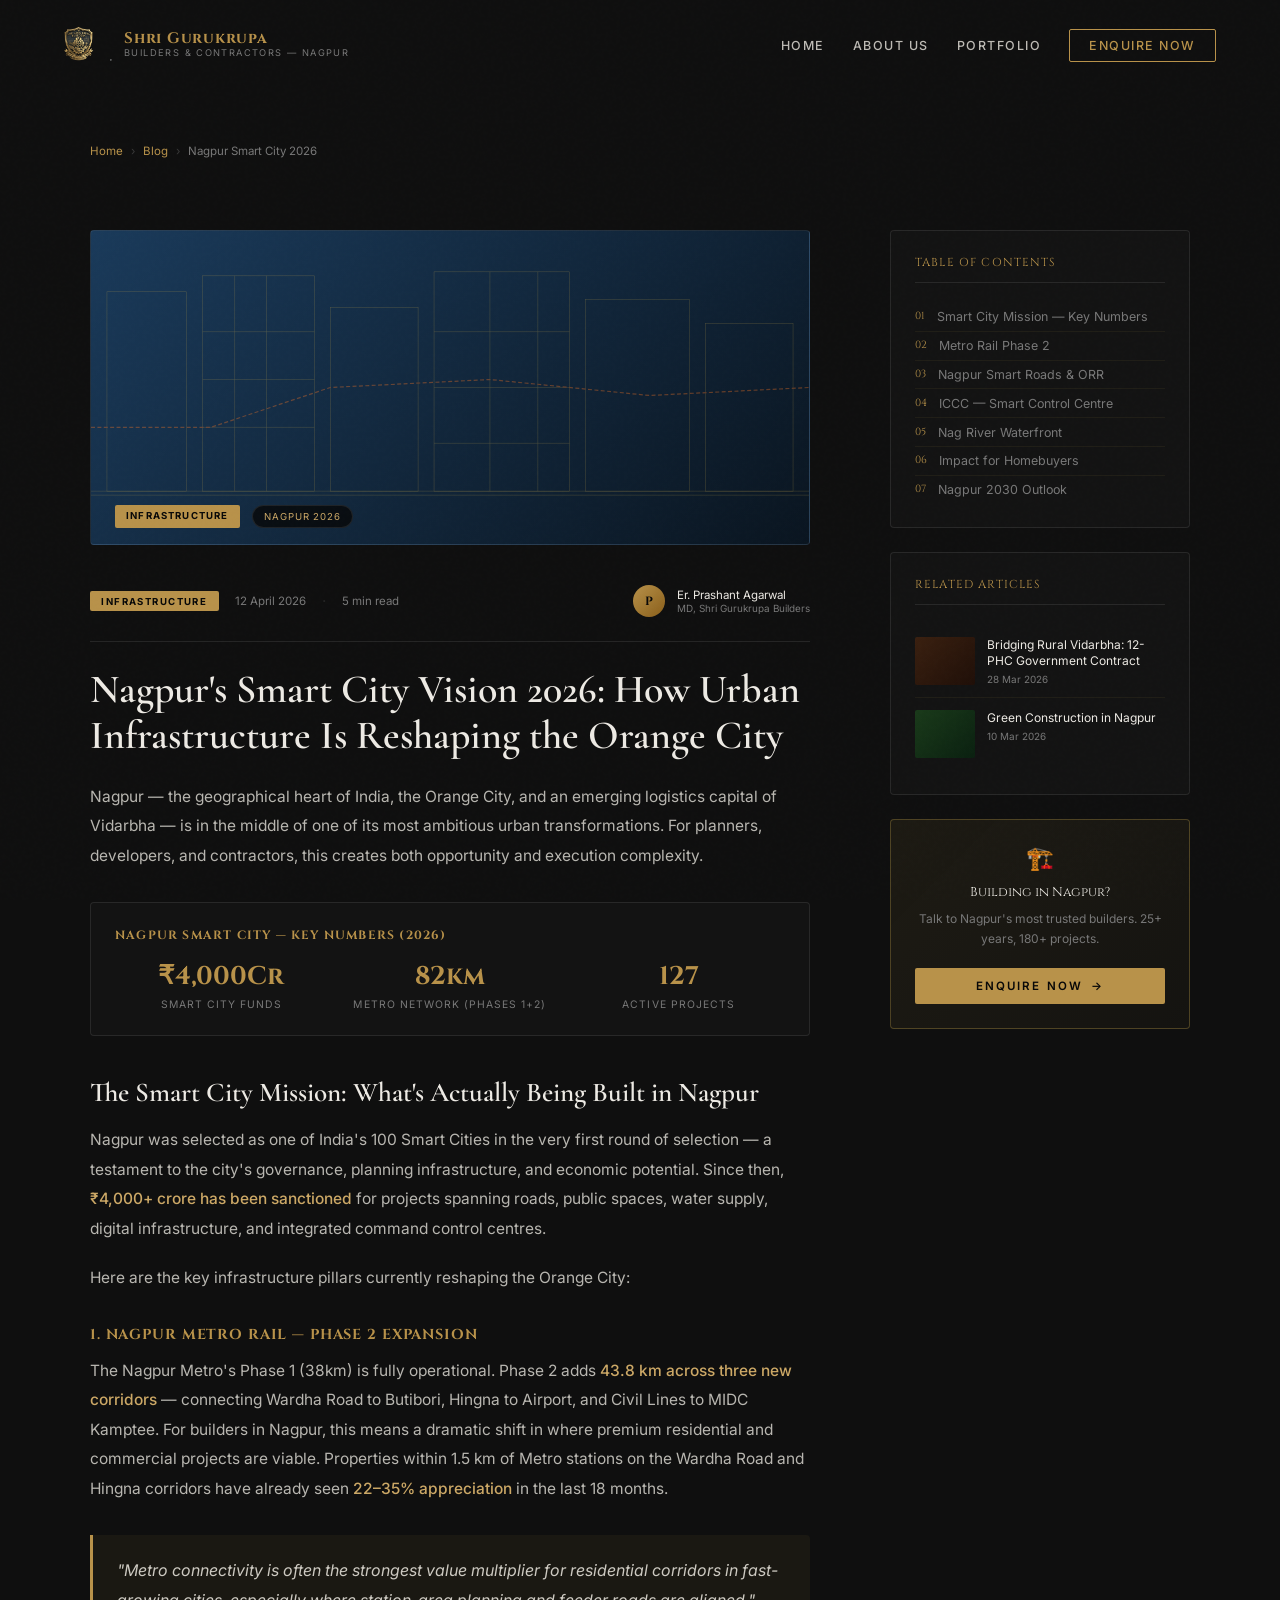
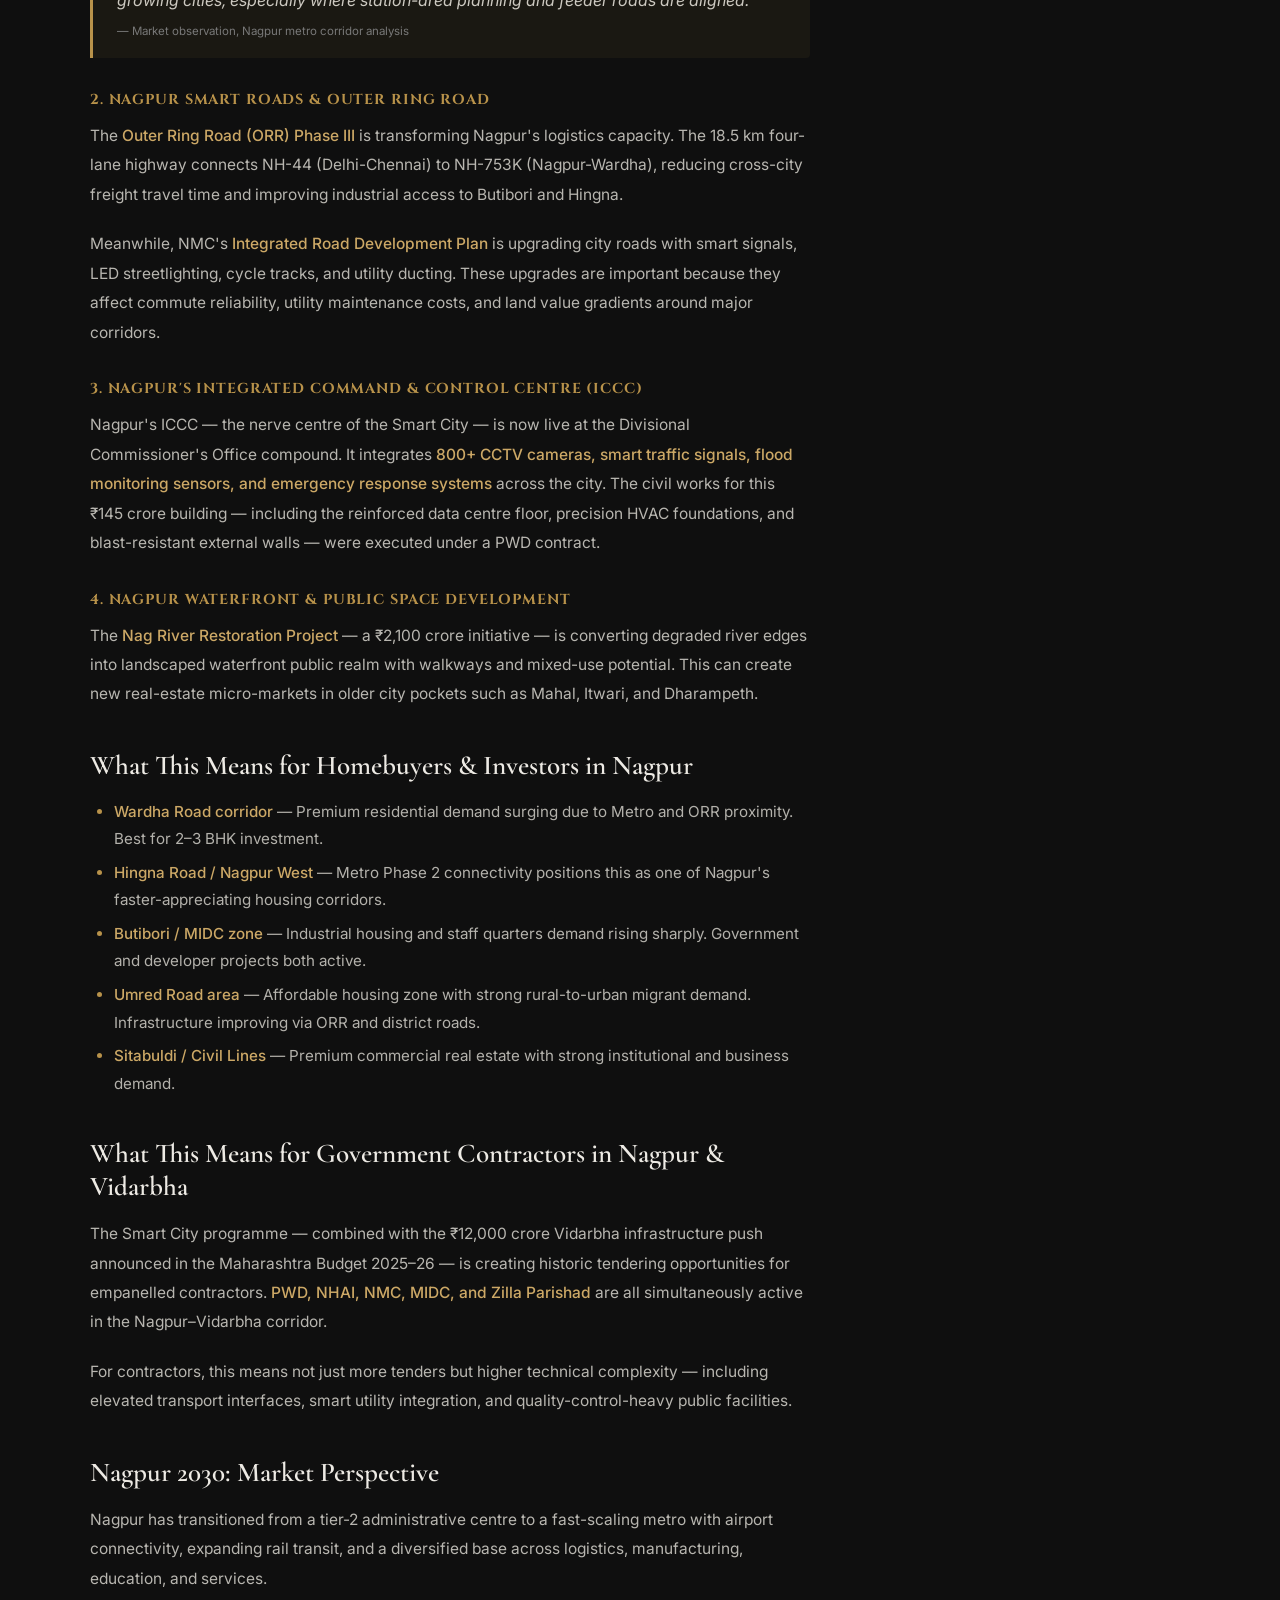
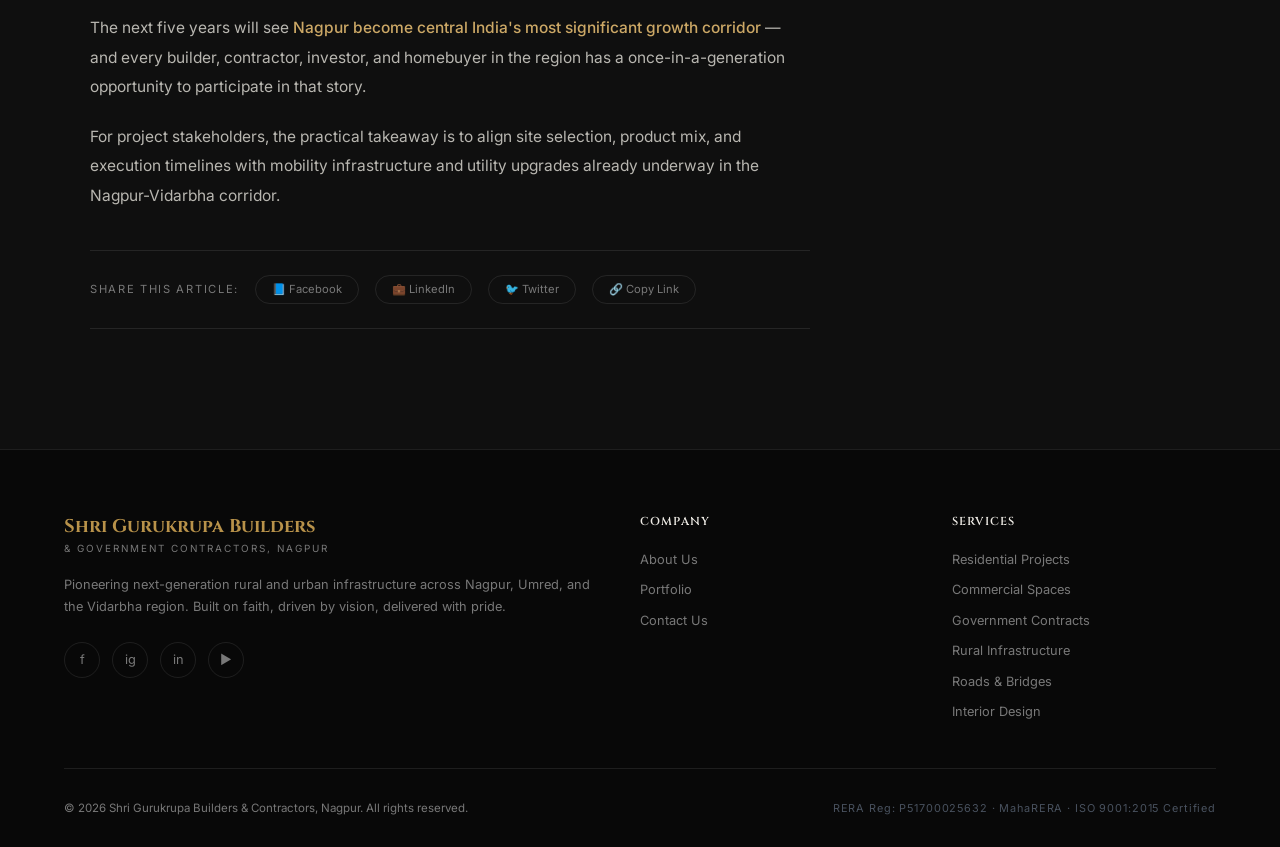
<file: blog/nagpur-smart-city-infrastructure.html>
<!DOCTYPE html>
<html lang="en" data-root="../">
<head>
  <meta charset="UTF-8" />
  <meta name="viewport" content="width=device-width, initial-scale=1.0" />
  <title>Nagpur Smart City Vision 2026: Urban Infrastructure Reshaping the Orange City | Shri Gurukrupa Builders</title>
  <meta name="description" content="Nagpur's Smart City Mission is injecting ₹4,000 crore into urban infrastructure. Top builders in Nagpur explain what Metro expansion, smart roads & civic projects mean for residents & developers." />
  <meta name="keywords" content="Nagpur smart city 2026, Nagpur infrastructure, builders Nagpur, construction Nagpur, Nagpur metro, smart city Nagpur projects, urban development Nagpur, Nagpur roads, Nagpur flyover, top builders Nagpur, Shri Gurukrupa Builders" />
  <meta name="robots" content="index, follow" />
  <link rel="canonical" href="https://www.gurukrupabuilders.in/blog/nagpur-smart-city-infrastructure.html" />
  <meta name="geo.region" content="IN-MH" />
  <meta name="geo.placename" content="Nagpur, Maharashtra" />
  <meta name="geo.position" content="21.1458;79.0882" />
  <meta property="og:title" content="Nagpur Smart City Vision 2026 | Shri Gurukrupa Builders" />
  <meta property="og:description" content="₹4,000 crore Smart City Mission is reshaping Nagpur. Nagpur's top builders explain what it means for you." />
  <meta property="og:url" content="https://www.gurukrupabuilders.in/blog/nagpur-smart-city-infrastructure.html" />
  <meta property="og:type" content="article" />

  <script type="application/ld+json">
  {
    "@context":"https://schema.org",
    "@type":"BlogPosting",
    "headline":"Nagpur's Smart City Vision 2026: How Urban Infrastructure Is Reshaping the Orange City",
    "description":"Nagpur's Smart City Mission is injecting ₹4,000 crore into urban infrastructure. Here's what Metro expansion, smart roads and civic projects mean for residents and developers.",
    "url":"https://www.gurukrupabuilders.in/blog/nagpur-smart-city-infrastructure.html",
    "datePublished":"2026-04-12",
    "dateModified":"2026-04-12",
    "author":{"@type":"Person","name":"Er. Prashant Agarwal","jobTitle":"Managing Director, Shri Gurukrupa Builders"},
    "publisher":{"@type":"Organization","name":"Shri Gurukrupa Builders","url":"https://www.gurukrupabuilders.in/"},
    "keywords":"Nagpur smart city, builders Nagpur, infrastructure Nagpur, construction Nagpur, top builders Nagpur",
    "about":{"@type":"Place","name":"Nagpur","addressRegion":"Maharashtra","addressCountry":"IN"},
    "breadcrumb":{"@type":"BreadcrumbList","itemListElement":[{"@type":"ListItem","position":1,"name":"Home","item":"https://www.gurukrupabuilders.in/"},{"@type":"ListItem","position":2,"name":"Blog","item":"https://www.gurukrupabuilders.in/blog.html"},{"@type":"ListItem","position":3,"name":"Nagpur Smart City 2026","item":"https://www.gurukrupabuilders.in/blog/nagpur-smart-city-infrastructure.html"}]}
  }
  </script>

  <link rel="stylesheet" href="../assets/css/main.css?v=2" />
  <style>
    .article-layout { display:grid; grid-template-columns:1fr 300px; gap:3rem; max-width:1100px; margin:0 auto; }
    .article-body { max-width:720px; }
    .article-hero-img { width:100%; aspect-ratio:16/7; border-radius:4px; border:1px solid var(--border); background:linear-gradient(135deg,#1a3a5a,#0a1520); margin-bottom:2.5rem; overflow:hidden; position:relative; }
    .article-meta { display:flex; align-items:center; gap:1rem; flex-wrap:wrap; margin-bottom:1.5rem; padding-bottom:1.5rem; border-bottom:1px solid var(--border); }
    .article-cat { background:var(--gold); color:var(--deep-navy); font-size:0.6rem; font-weight:700; letter-spacing:0.15em; text-transform:uppercase; padding:0.3rem 0.7rem; border-radius:2px; }
    .article-date,.article-read { font-size:0.72rem; color:var(--text-muted); }
    .article-author { display:flex; align-items:center; gap:0.75rem; margin-left:auto; }
    .article-author-avatar { width:32px; height:32px; border-radius:50%; background:linear-gradient(135deg,var(--gold),#8a5e1a); display:flex; align-items:center; justify-content:center; font-size:0.75rem; font-weight:700; color:var(--deep-navy); font-family:'Cinzel',serif; }
    .article-author-name { font-size:0.72rem; color:var(--cream); }
    .article-author-role { font-size:0.62rem; color:var(--text-muted); }

    .article-body h1 { font-family:'Cormorant Garamond',serif; font-size:2.5rem; font-weight:600; color:var(--cream); line-height:1.15; margin-bottom:1.5rem; }
    .article-body h2 { font-family:'Cormorant Garamond',serif; font-size:1.7rem; font-weight:600; color:var(--cream); margin:2.5rem 0 1rem; }
    .article-body h3 { font-family:'Cinzel',serif; font-size:0.9rem; color:var(--gold); letter-spacing:0.06em; margin:2rem 0 0.75rem; text-transform:uppercase; }
    .article-body p { font-size:0.97rem; line-height:1.9; color:rgba(250,246,238,0.72); margin-bottom:1.25rem; }
    .article-body strong { color:var(--gold-light); font-weight:500; }
    .article-body ul,.article-body ol { margin:1rem 0 1.5rem 1.5rem; }
    .article-body li { font-size:0.95rem; line-height:1.8; color:rgba(250,246,238,0.7); margin-bottom:0.4rem; }
    .article-body li::marker { color:var(--gold); }

    .article-highlight { border-left:3px solid var(--gold); background:rgba(201,168,76,0.06); padding:1.25rem 1.5rem; border-radius:0 4px 4px 0; margin:2rem 0; }
    .article-highlight p { margin:0; font-style:italic; font-size:1rem; color:rgba(250,246,238,0.8); }
    .article-highlight cite { display:block; margin-top:0.5rem; font-size:0.72rem; color:var(--text-muted); font-style:normal; }

    .article-data-box { border:1px solid var(--border); border-radius:4px; padding:1.5rem; background:var(--charcoal); margin:2rem 0; }
    .article-data-box h4 { font-family:'Cinzel',serif; font-size:0.75rem; color:var(--gold); text-transform:uppercase; letter-spacing:0.1em; margin-bottom:1rem; }
    .data-grid { display:grid; grid-template-columns:repeat(3,1fr); gap:1rem; }
    .data-item { text-align:center; }
    .data-num { font-family:'Cinzel',serif; font-size:1.6rem; font-weight:700; color:var(--gold); }
    .data-label { font-size:0.65rem; color:var(--text-muted); letter-spacing:0.1em; text-transform:uppercase; margin-top:0.25rem; }

    .share-bar { display:flex; align-items:center; gap:1rem; padding:1.5rem 0; border-top:1px solid var(--border); border-bottom:1px solid var(--border); margin:2.5rem 0; flex-wrap:wrap; }
    .share-label { font-size:0.7rem; letter-spacing:0.15em; text-transform:uppercase; color:var(--text-muted); }
    .share-btn { padding:0.4rem 1rem; border:1px solid var(--border); border-radius:100px; font-size:0.7rem; color:var(--text-muted); cursor:pointer; transition:all 0.3s; background:none; font-family:inherit; }
    .share-btn:hover { border-color:var(--gold); color:var(--gold); }

    .article-sidebar { display:flex; flex-direction:column; gap:1.5rem; position:sticky; top:6rem; align-self:start; }
    .sidebar-block { border:1px solid var(--border); border-radius:4px; padding:1.5rem; background:var(--charcoal); }
    .sidebar-title { font-family:'Cinzel',serif; font-size:0.72rem; color:var(--gold); letter-spacing:0.1em; text-transform:uppercase; margin-bottom:1.25rem; padding-bottom:0.75rem; border-bottom:1px solid var(--border); }
    .toc-item { display:flex; align-items:flex-start; gap:0.75rem; padding:0.4rem 0; border-bottom:1px solid rgba(201,168,76,0.07); font-size:0.78rem; color:var(--text-muted); cursor:pointer; transition:color 0.3s; text-decoration:none; }
    .toc-item:last-child { border-bottom:none; }
    .toc-item:hover { color:var(--gold-light); }
    .toc-num { color:var(--gold); font-family:'Cinzel',serif; font-size:0.65rem; flex-shrink:0; }
    .related-post { display:flex; gap:0.75rem; padding:0.75rem 0; border-bottom:1px solid rgba(201,168,76,0.07); text-decoration:none; }
    .related-post:last-child { border-bottom:none; }
    .related-thumb { width:60px; height:48px; border-radius:2px; flex-shrink:0; }
    .related-title { font-size:0.75rem; color:var(--cream); line-height:1.3; transition:color 0.3s; }
    .related-post:hover .related-title { color:var(--gold); }
    .related-date { font-size:0.62rem; color:var(--text-muted); margin-top:0.25rem; }

    @media(max-width:1024px){.article-layout{grid-template-columns:1fr}.article-sidebar{position:static}}
    @media(max-width:768px){.article-body h1{font-size:1.9rem}.data-grid{grid-template-columns:1fr 1fr}.article-meta{gap:0.75rem}.article-author{margin-left:0}}
  </style>
</head>
<body>
  <main>
  <div style="background:var(--navy);padding:8rem 5% 3rem">
    <div style="max-width:1100px;margin:0 auto">
      <nav class="breadcrumb" aria-label="Breadcrumb" style="justify-content:flex-start;margin-bottom:1.5rem">
        <a href="../index.html">Home</a><span class="breadcrumb-sep">›</span>
        <a href="../blog.html">Blog</a><span class="breadcrumb-sep">›</span>
        <span>Nagpur Smart City 2026</span>
      </nav>
    </div>
  </div>

  <section style="background:var(--navy);padding:0 5% 5rem">
    <div class="article-layout">
      <article class="article-body reveal">
        <!-- Hero image -->
        <div class="article-hero-img">
          <svg width="100%" height="100%" viewBox="0 0 900 300" xmlns="http://www.w3.org/2000/svg" style="opacity:0.35">
            <g stroke="#C9A84C" stroke-width="0.6" fill="none">
              <rect x="20" y="30" width="100" height="250"/><rect x="140" y="10" width="140" height="270"/><rect x="300" y="50" width="110" height="230"/><rect x="430" y="5" width="170" height="275"/><rect x="620" y="40" width="130" height="240"/><rect x="770" y="70" width="110" height="210"/>
              <line x1="140" y1="80" x2="280" y2="80"/><line x1="140" y1="140" x2="280" y2="140"/><line x1="140" y1="200" x2="280" y2="200"/><line x1="180" y1="10" x2="180" y2="280"/><line x1="220" y1="10" x2="220" y2="280"/>
              <line x1="430" y1="80" x2="600" y2="80"/><line x1="430" y1="150" x2="600" y2="150"/><line x1="430" y1="220" x2="600" y2="220"/><line x1="500" y1="5" x2="500" y2="280"/><line x1="560" y1="5" x2="560" y2="280"/>
              <line x1="0" y1="280" x2="900" y2="280"/><line x1="0" y1="285" x2="900" y2="285"/>
              <!-- Metro line -->
              <polyline points="0,200 150,200 300,150 500,140 700,160 900,150" stroke="#FF7722" stroke-width="1.5" stroke-dasharray="5 3"/>
            </g>
          </svg>
          <div style="position:absolute;bottom:1rem;left:1.5rem;display:flex;gap:0.75rem">
            <span style="background:var(--gold);color:var(--deep-navy);font-size:0.6rem;font-weight:700;letter-spacing:0.12em;text-transform:uppercase;padding:0.3rem 0.7rem;border-radius:2px">Infrastructure</span>
            <span style="background:rgba(8,8,8,0.8);border:1px solid var(--border);color:var(--gold-light);font-size:0.6rem;letter-spacing:0.1em;text-transform:uppercase;padding:0.3rem 0.7rem;border-radius:100px">Nagpur 2026</span>
          </div>
        </div>

        <!-- Meta -->
        <div class="article-meta">
          <span class="article-cat">Infrastructure</span>
          <span class="article-date">12 April 2026</span>
          <span style="color:var(--border)">·</span>
          <span class="article-read">5 min read</span>
          <div class="article-author">
            <div class="article-author-avatar">P</div>
            <div><div class="article-author-name">Er. Prashant Agarwal</div><div class="article-author-role">MD, Shri Gurukrupa Builders</div></div>
          </div>
        </div>

        <h1>Nagpur's Smart City Vision 2026: How Urban Infrastructure Is Reshaping the Orange City</h1>

        <p>Nagpur — the geographical heart of India, the Orange City, and an emerging logistics capital of Vidarbha — is in the middle of one of its most ambitious urban transformations. For planners, developers, and contractors, this creates both opportunity and execution complexity.</p>

        <div class="article-data-box">
          <h4>Nagpur Smart City — Key Numbers (2026)</h4>
          <div class="data-grid">
            <div class="data-item"><div class="data-num">₹4,000Cr</div><div class="data-label">Smart City Funds</div></div>
            <div class="data-item"><div class="data-num">82km</div><div class="data-label">Metro Network (Phases 1+2)</div></div>
            <div class="data-item"><div class="data-num">127</div><div class="data-label">Active Projects</div></div>
          </div>
        </div>

        <h2>The Smart City Mission: What's Actually Being Built in Nagpur</h2>
        <p>Nagpur was selected as one of India's 100 Smart Cities in the very first round of selection — a testament to the city's governance, planning infrastructure, and economic potential. Since then, <strong>₹4,000+ crore has been sanctioned</strong> for projects spanning roads, public spaces, water supply, digital infrastructure, and integrated command control centres.</p>

        <p>Here are the key infrastructure pillars currently reshaping the Orange City:</p>

        <h3>1. Nagpur Metro Rail — Phase 2 Expansion</h3>
        <p>The Nagpur Metro's Phase 1 (38km) is fully operational. Phase 2 adds <strong>43.8 km across three new corridors</strong> — connecting Wardha Road to Butibori, Hingna to Airport, and Civil Lines to MIDC Kamptee. For builders in Nagpur, this means a dramatic shift in where premium residential and commercial projects are viable. Properties within 1.5 km of Metro stations on the Wardha Road and Hingna corridors have already seen <strong>22–35% appreciation</strong> in the last 18 months.</p>

        <div class="article-highlight">
          <p>"Metro connectivity is often the strongest value multiplier for residential corridors in fast-growing cities, especially where station-area planning and feeder roads are aligned."</p>
          <cite>— Market observation, Nagpur metro corridor analysis</cite>
        </div>

        <h3>2. Nagpur Smart Roads & Outer Ring Road</h3>
        <p>The <strong>Outer Ring Road (ORR) Phase III</strong> is transforming Nagpur's logistics capacity. The 18.5 km four-lane highway connects NH-44 (Delhi-Chennai) to NH-753K (Nagpur-Wardha), reducing cross-city freight travel time and improving industrial access to Butibori and Hingna.</p>
        <p>Meanwhile, NMC's <strong>Integrated Road Development Plan</strong> is upgrading city roads with smart signals, LED streetlighting, cycle tracks, and utility ducting. These upgrades are important because they affect commute reliability, utility maintenance costs, and land value gradients around major corridors.</p>

        <h3>3. Nagpur's Integrated Command & Control Centre (ICCC)</h3>
        <p>Nagpur's ICCC — the nerve centre of the Smart City — is now live at the Divisional Commissioner's Office compound. It integrates <strong>800+ CCTV cameras, smart traffic signals, flood monitoring sensors, and emergency response systems</strong> across the city. The civil works for this ₹145 crore building — including the reinforced data centre floor, precision HVAC foundations, and blast-resistant external walls — were executed under a PWD contract.</p>

        <h3>4. Nagpur Waterfront & Public Space Development</h3>
        <p>The <strong>Nag River Restoration Project</strong> — a ₹2,100 crore initiative — is converting degraded river edges into landscaped waterfront public realm with walkways and mixed-use potential. This can create new real-estate micro-markets in older city pockets such as Mahal, Itwari, and Dharampeth.</p>

        <h2>What This Means for Homebuyers & Investors in Nagpur</h2>
        <ul>
          <li><strong>Wardha Road corridor</strong> — Premium residential demand surging due to Metro and ORR proximity. Best for 2–3 BHK investment.</li>
          <li><strong>Hingna Road / Nagpur West</strong> — Metro Phase 2 connectivity positions this as one of Nagpur's faster-appreciating housing corridors.</li>
          <li><strong>Butibori / MIDC zone</strong> — Industrial housing and staff quarters demand rising sharply. Government and developer projects both active.</li>
          <li><strong>Umred Road area</strong> — Affordable housing zone with strong rural-to-urban migrant demand. Infrastructure improving via ORR and district roads.</li>
          <li><strong>Sitabuldi / Civil Lines</strong> — Premium commercial real estate with strong institutional and business demand.</li>
        </ul>

        <h2>What This Means for Government Contractors in Nagpur &amp; Vidarbha</h2>
        <p>The Smart City programme — combined with the ₹12,000 crore Vidarbha infrastructure push announced in the Maharashtra Budget 2025–26 — is creating historic tendering opportunities for empanelled contractors. <strong>PWD, NHAI, NMC, MIDC, and Zilla Parishad</strong> are all simultaneously active in the Nagpur–Vidarbha corridor.</p>
        <p>For contractors, this means not just more tenders but higher technical complexity — including elevated transport interfaces, smart utility integration, and quality-control-heavy public facilities.</p>

        <h2>Nagpur 2030: Market Perspective</h2>
        <p>Nagpur has transitioned from a tier-2 administrative centre to a fast-scaling metro with airport connectivity, expanding rail transit, and a diversified base across logistics, manufacturing, education, and services.</p>
        <p>The next five years will see <strong>Nagpur become central India's most significant growth corridor</strong> — and every builder, contractor, investor, and homebuyer in the region has a once-in-a-generation opportunity to participate in that story.</p>
        <p>For project stakeholders, the practical takeaway is to align site selection, product mix, and execution timelines with mobility infrastructure and utility upgrades already underway in the Nagpur-Vidarbha corridor.</p>

        <!-- Share bar -->
        <div class="share-bar">
          <span class="share-label">Share this article:</span>
          <button class="share-btn">📘 Facebook</button>
          <button class="share-btn">💼 LinkedIn</button>
          <button class="share-btn">🐦 Twitter</button>
          <button class="share-btn" onclick="navigator.clipboard.writeText(window.location.href)">🔗 Copy Link</button>
        </div>
      </article>

      <!-- Sidebar -->
      <aside class="article-sidebar reveal reveal-delay-2">
        <div class="sidebar-block">
          <div class="sidebar-title">Table of Contents</div>
          <a href="#" class="toc-item"><span class="toc-num">01</span>Smart City Mission — Key Numbers</a>
          <a href="#" class="toc-item"><span class="toc-num">02</span>Metro Rail Phase 2</a>
          <a href="#" class="toc-item"><span class="toc-num">03</span>Nagpur Smart Roads & ORR</a>
          <a href="#" class="toc-item"><span class="toc-num">04</span>ICCC — Smart Control Centre</a>
          <a href="#" class="toc-item"><span class="toc-num">05</span>Nag River Waterfront</a>
          <a href="#" class="toc-item"><span class="toc-num">06</span>Impact for Homebuyers</a>
          <a href="#" class="toc-item"><span class="toc-num">07</span>Nagpur 2030 Outlook</a>
        </div>

        <div class="sidebar-block">
          <div class="sidebar-title">Related Articles</div>
          <a href="rural-vidarbha-phc-network.html" class="related-post">
            <div class="related-thumb" style="background:linear-gradient(135deg,#3a2010,#1f0f08)"></div>
            <div><div class="related-title">Bridging Rural Vidarbha: 12-PHC Government Contract</div><div class="related-date">28 Mar 2026</div></div>
          </a>
          <a href="green-construction-nagpur.html" class="related-post">
            <div class="related-thumb" style="background:linear-gradient(135deg,#1a3a1a,#0a2010)"></div>
            <div><div class="related-title">Green Construction in Nagpur</div><div class="related-date">10 Mar 2026</div></div>
          </a>
        </div>

        <div class="sidebar-block" style="background:linear-gradient(135deg,rgba(201,168,76,0.08),rgba(201,168,76,0.03));border-color:rgba(201,168,76,0.3);text-align:center">
          <div style="font-size:1.4rem;margin-bottom:0.75rem">🏗️</div>
          <div style="font-family:'Cinzel',serif;font-size:0.8rem;color:var(--cream);margin-bottom:0.5rem">Building in Nagpur?</div>
          <div style="font-size:0.75rem;color:var(--text-muted);line-height:1.6;margin-bottom:1.25rem">Talk to Nagpur's most trusted builders. 25+ years, 180+ projects.</div>
          <a href="../contact.html" class="btn-primary" style="width:100%;justify-content:center;font-size:0.72rem;padding:0.7rem 1rem"><span>Enquire Now</span><span>→</span></a>
        </div>
      </aside>
    </div>
  </section>
  </main>

  <script src="../assets/js/main.js"></script>
  <script>initPage('blog');</script>
</body>
</html>
</file>
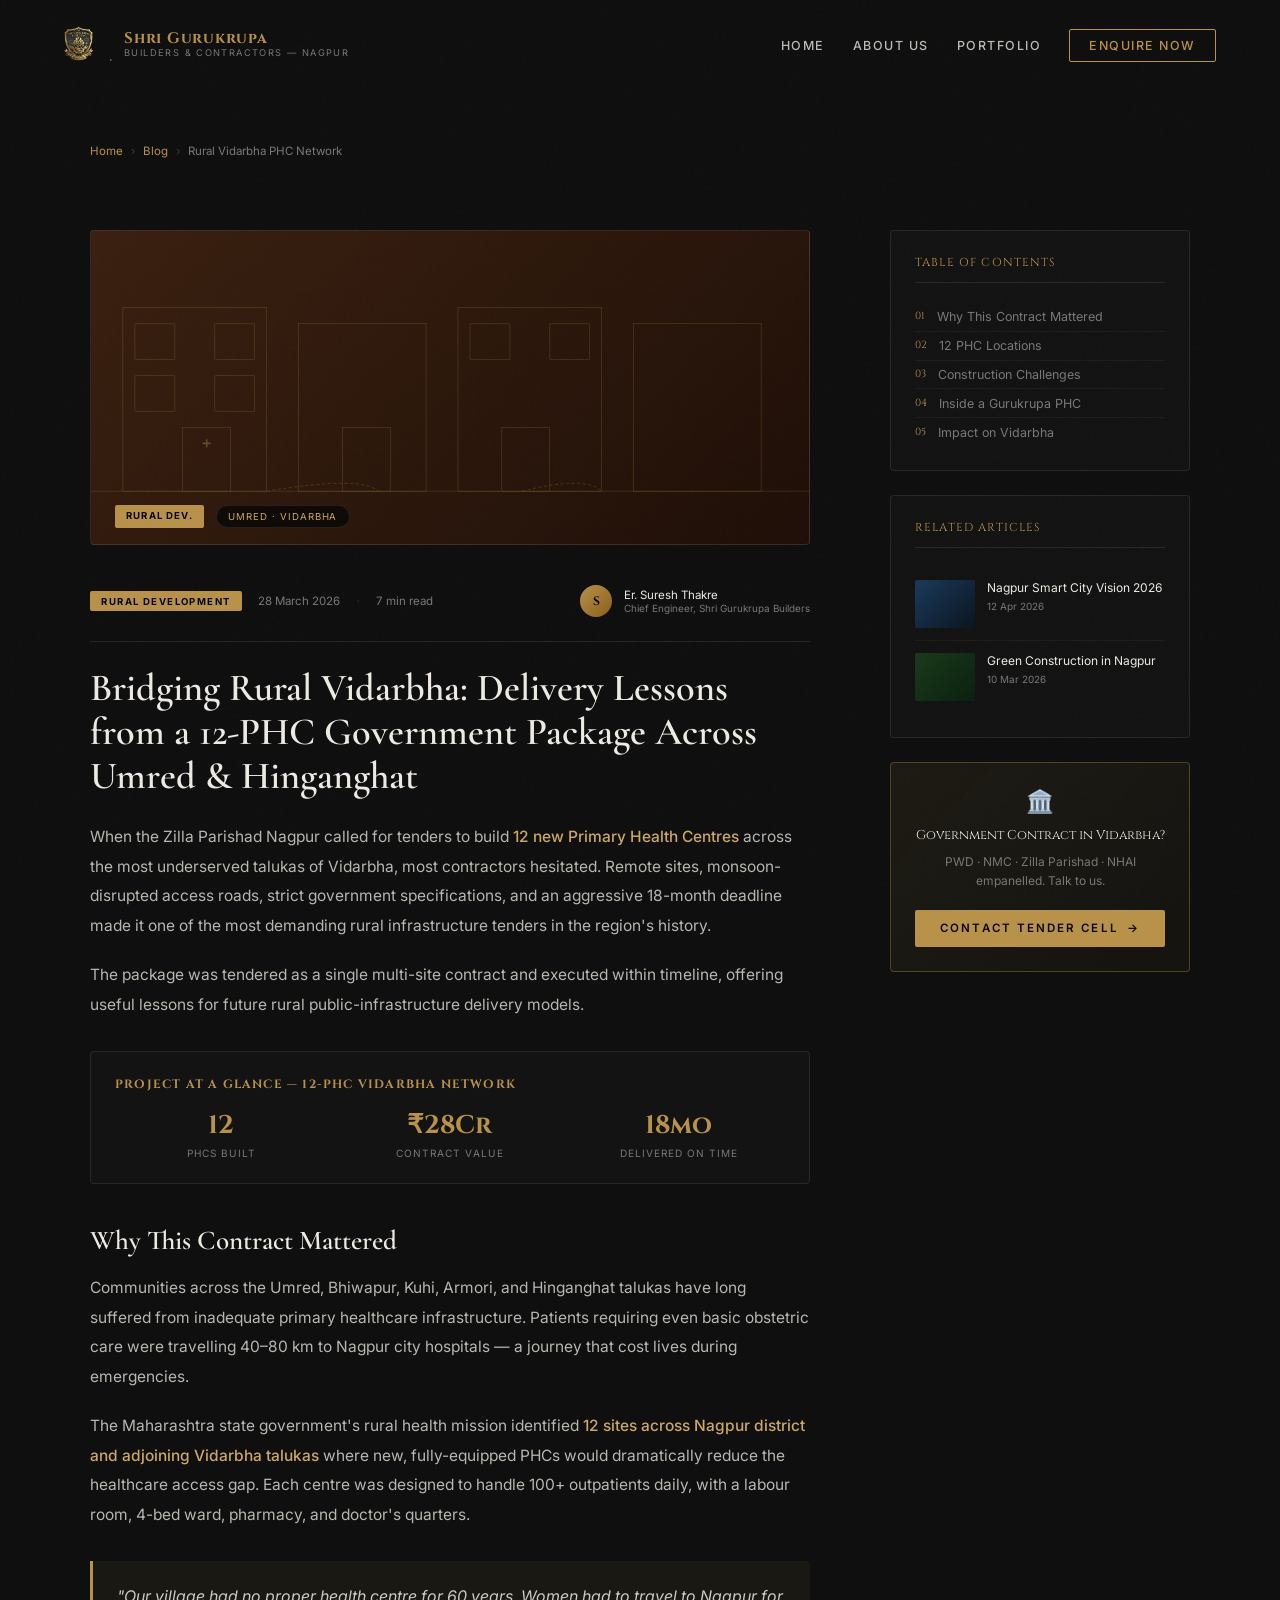
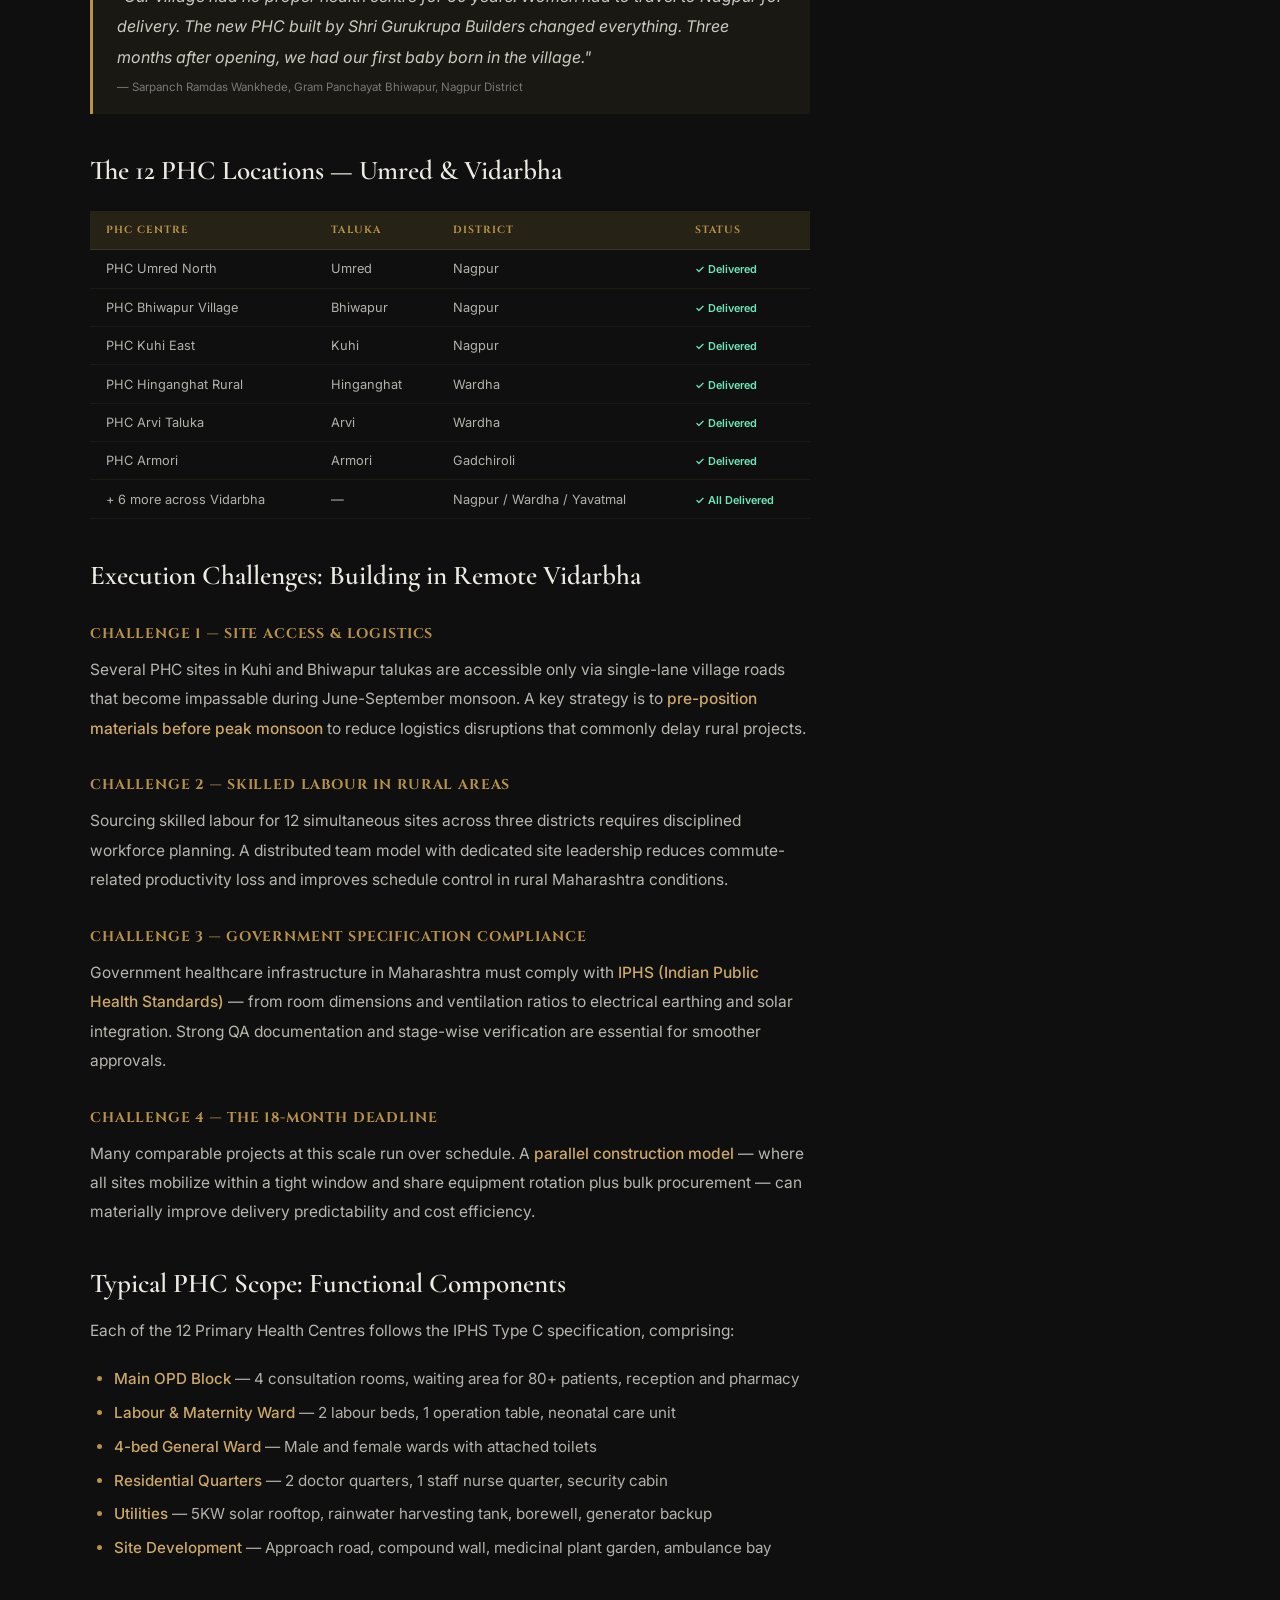
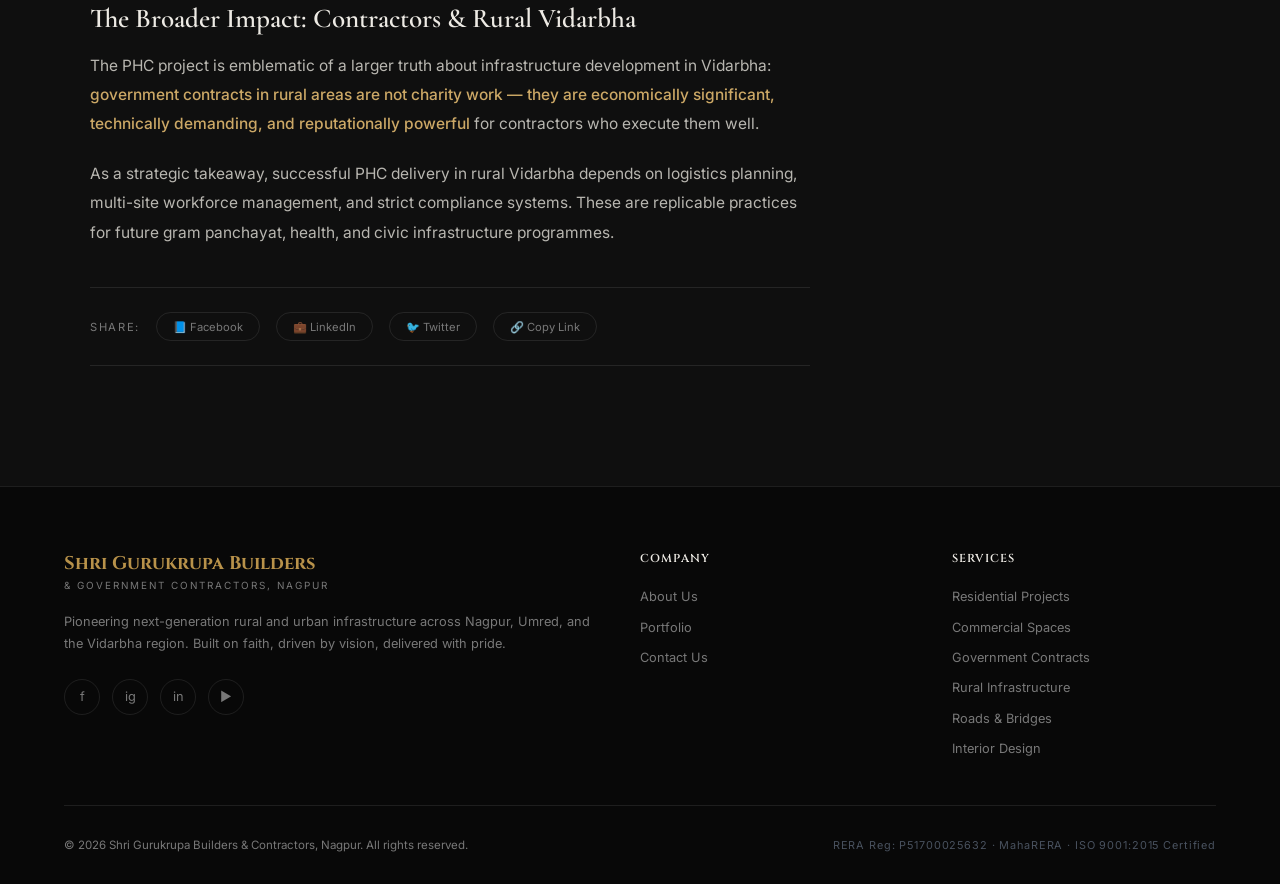
<file: blog/rural-vidarbha-phc-network.html>
<!DOCTYPE html>
<html lang="en" data-root="../">
<head>
  <meta charset="UTF-8" />
  <meta name="viewport" content="width=device-width, initial-scale=1.0" />
  <title>Bridging Rural Vidarbha: Our 12-PHC Government Contract Across Umred &amp; Hinganghat | Shri Gurukrupa Builders</title>
  <meta name="description" content="How Shri Gurukrupa Builders — top contractors in Nagpur & Umred — delivered 12 Primary Health Centres across rural Vidarbha on time and on budget. Inside Maharashtra's biggest rural health infrastructure mandate." />
  <meta name="keywords" content="builders Umred, contractors Umred, construction Vidarbha, government contractors Nagpur, rural infrastructure Vidarbha, PHC construction Maharashtra, builders near Umred, Vidarbha construction company, government projects Nagpur, Shri Gurukrupa Builders" />
  <meta name="robots" content="index, follow" />
  <link rel="canonical" href="https://www.gurukrupabuilders.in/blog/rural-vidarbha-phc-network.html" />
  <meta name="geo.region" content="IN-MH" />
  <meta name="geo.placename" content="Umred, Nagpur, Vidarbha, Maharashtra" />
  <meta name="geo.position" content="21.1458;79.0882" />
  <meta property="og:title" content="Bridging Rural Vidarbha: 12-PHC Government Contract | Shri Gurukrupa Builders" />
  <meta property="og:description" content="Top contractors in Nagpur & Umred deliver 12 Primary Health Centres across rural Vidarbha. Inside the story." />
  <meta property="og:url" content="https://www.gurukrupabuilders.in/blog/rural-vidarbha-phc-network.html" />
  <meta property="og:type" content="article" />

  <script type="application/ld+json">
  {
    "@context":"https://schema.org",
    "@type":"BlogPosting",
    "headline":"Bridging Rural Vidarbha: The Story Behind Our 12-PHC Government Contract Across Umred & Hinganghat",
    "description":"How Shri Gurukrupa Builders delivered 12 Primary Health Centres across rural Vidarbha on time and on budget.",
    "url":"https://www.gurukrupabuilders.in/blog/rural-vidarbha-phc-network.html",
    "datePublished":"2026-03-28",
    "dateModified":"2026-03-28",
    "author":{"@type":"Person","name":"Er. Suresh Thakre","jobTitle":"Chief Engineer, Shri Gurukrupa Builders"},
    "publisher":{"@type":"Organization","name":"Shri Gurukrupa Builders","url":"https://www.gurukrupabuilders.in/"},
    "keywords":"builders Umred, contractors Vidarbha, government contractors Nagpur, rural construction Maharashtra, PHC Vidarbha",
    "about":[{"@type":"Place","name":"Umred","addressRegion":"Maharashtra"},{"@type":"Place","name":"Vidarbha","addressRegion":"Maharashtra"}],
    "breadcrumb":{"@type":"BreadcrumbList","itemListElement":[{"@type":"ListItem","position":1,"name":"Home","item":"https://www.gurukrupabuilders.in/"},{"@type":"ListItem","position":2,"name":"Blog","item":"https://www.gurukrupabuilders.in/blog.html"},{"@type":"ListItem","position":3,"name":"Rural Vidarbha PHC Network","item":"https://www.gurukrupabuilders.in/blog/rural-vidarbha-phc-network.html"}]}
  }
  </script>

  <link rel="stylesheet" href="../assets/css/main.css?v=2" />
  <style>
    .article-layout{display:grid;grid-template-columns:1fr 300px;gap:3rem;max-width:1100px;margin:0 auto}
    .article-body{max-width:720px}
    .article-hero-img{width:100%;aspect-ratio:16/7;border-radius:4px;border:1px solid var(--border);background:linear-gradient(135deg,#3a2010,#1f0f08);margin-bottom:2.5rem;overflow:hidden;position:relative}
    .article-meta{display:flex;align-items:center;gap:1rem;flex-wrap:wrap;margin-bottom:1.5rem;padding-bottom:1.5rem;border-bottom:1px solid var(--border)}
    .article-cat{background:var(--gold);color:var(--deep-navy);font-size:0.6rem;font-weight:700;letter-spacing:0.15em;text-transform:uppercase;padding:0.3rem 0.7rem;border-radius:2px}
    .article-date,.article-read{font-size:0.72rem;color:var(--text-muted)}
    .article-author{display:flex;align-items:center;gap:0.75rem;margin-left:auto}
    .article-author-avatar{width:32px;height:32px;border-radius:50%;background:linear-gradient(135deg,var(--gold),#8a5e1a);display:flex;align-items:center;justify-content:center;font-size:0.75rem;font-weight:700;color:var(--deep-navy);font-family:'Cinzel',serif}
    .article-author-name{font-size:0.72rem;color:var(--cream)}
    .article-author-role{font-size:0.62rem;color:var(--text-muted)}
    .article-body h1{font-family:'Cormorant Garamond',serif;font-size:2.4rem;font-weight:600;color:var(--cream);line-height:1.15;margin-bottom:1.5rem}
    .article-body h2{font-family:'Cormorant Garamond',serif;font-size:1.7rem;font-weight:600;color:var(--cream);margin:2.5rem 0 1rem}
    .article-body h3{font-family:'Cinzel',serif;font-size:0.88rem;color:var(--gold);letter-spacing:0.06em;margin:2rem 0 0.75rem;text-transform:uppercase}
    .article-body p{font-size:0.97rem;line-height:1.9;color:rgba(250,246,238,0.72);margin-bottom:1.25rem}
    .article-body strong{color:var(--gold-light);font-weight:500}
    .article-body ul{margin:1rem 0 1.5rem 1.5rem}
    .article-body li{font-size:0.95rem;line-height:1.8;color:rgba(250,246,238,0.7);margin-bottom:0.4rem}
    .article-body li::marker{color:var(--gold)}
    .article-highlight{border-left:3px solid var(--gold);background:rgba(201,168,76,0.06);padding:1.25rem 1.5rem;border-radius:0 4px 4px 0;margin:2rem 0}
    .article-highlight p{margin:0;font-style:italic;font-size:1rem;color:rgba(250,246,238,0.8)}
    .article-highlight cite{display:block;margin-top:0.5rem;font-size:0.72rem;color:var(--text-muted);font-style:normal}
    .article-data-box{border:1px solid var(--border);border-radius:4px;padding:1.5rem;background:var(--charcoal);margin:2rem 0}
    .article-data-box h4{font-family:'Cinzel',serif;font-size:0.75rem;color:var(--gold);text-transform:uppercase;letter-spacing:0.1em;margin-bottom:1rem}
    .data-grid{display:grid;grid-template-columns:repeat(3,1fr);gap:1rem}
    .data-item{text-align:center}
    .data-num{font-family:'Cinzel',serif;font-size:1.6rem;font-weight:700;color:var(--gold)}
    .data-label{font-size:0.63rem;color:var(--text-muted);letter-spacing:0.1em;text-transform:uppercase;margin-top:0.25rem}
    .share-bar{display:flex;align-items:center;gap:1rem;padding:1.5rem 0;border-top:1px solid var(--border);border-bottom:1px solid var(--border);margin:2.5rem 0;flex-wrap:wrap}
    .share-label{font-size:0.7rem;letter-spacing:0.15em;text-transform:uppercase;color:var(--text-muted)}
    .share-btn{padding:0.4rem 1rem;border:1px solid var(--border);border-radius:100px;font-size:0.7rem;color:var(--text-muted);cursor:pointer;transition:all 0.3s;background:none;font-family:inherit}
    .share-btn:hover{border-color:var(--gold);color:var(--gold)}
    .article-sidebar{display:flex;flex-direction:column;gap:1.5rem;position:sticky;top:6rem;align-self:start}
    .sidebar-block{border:1px solid var(--border);border-radius:4px;padding:1.5rem;background:var(--charcoal)}
    .sidebar-title{font-family:'Cinzel',serif;font-size:0.72rem;color:var(--gold);letter-spacing:0.1em;text-transform:uppercase;margin-bottom:1.25rem;padding-bottom:0.75rem;border-bottom:1px solid var(--border)}
    .toc-item{display:flex;align-items:flex-start;gap:0.75rem;padding:0.4rem 0;border-bottom:1px solid rgba(201,168,76,0.07);font-size:0.78rem;color:var(--text-muted);cursor:pointer;transition:color 0.3s;text-decoration:none}
    .toc-item:last-child{border-bottom:none}
    .toc-item:hover{color:var(--gold-light)}
    .toc-num{color:var(--gold);font-family:'Cinzel',serif;font-size:0.65rem;flex-shrink:0}
    .related-post{display:flex;gap:0.75rem;padding:0.75rem 0;border-bottom:1px solid rgba(201,168,76,0.07);text-decoration:none}
    .related-post:last-child{border-bottom:none}
    .related-thumb{width:60px;height:48px;border-radius:2px;flex-shrink:0}
    .related-title{font-size:0.75rem;color:var(--cream);line-height:1.3;transition:color 0.3s}
    .related-post:hover .related-title{color:var(--gold)}
    .related-date{font-size:0.62rem;color:var(--text-muted);margin-top:0.25rem}
    .phc-table{width:100%;border-collapse:collapse;margin:1.5rem 0;font-size:0.8rem}
    .phc-table th{background:rgba(201,168,76,0.12);color:var(--gold);font-family:'Cinzel',serif;font-size:0.65rem;letter-spacing:0.1em;text-transform:uppercase;padding:0.75rem 1rem;text-align:left;border-bottom:1px solid var(--border)}
    .phc-table td{padding:0.7rem 1rem;border-bottom:1px solid rgba(201,168,76,0.07);color:rgba(250,246,238,0.7);vertical-align:top}
    .phc-table tr:hover td{background:rgba(201,168,76,0.03)}
    .status-done{color:#6ee7b7;font-size:0.68rem;font-weight:600}
    @media(max-width:1024px){.article-layout{grid-template-columns:1fr}.article-sidebar{position:static}}
    @media(max-width:768px){.article-body h1{font-size:1.9rem}.data-grid{grid-template-columns:1fr 1fr}.article-meta{gap:0.75rem}.article-author{margin-left:0}.phc-table{font-size:0.72rem}}
  </style>
</head>
<body>
  <main>
  <div style="background:var(--navy);padding:8rem 5% 3rem">
    <div style="max-width:1100px;margin:0 auto">
      <nav class="breadcrumb" aria-label="Breadcrumb" style="justify-content:flex-start;margin-bottom:1.5rem">
        <a href="../index.html">Home</a><span class="breadcrumb-sep">›</span>
        <a href="../blog.html">Blog</a><span class="breadcrumb-sep">›</span>
        <span>Rural Vidarbha PHC Network</span>
      </nav>
    </div>
  </div>

  <section style="background:var(--navy);padding:0 5% 5rem">
    <div class="article-layout">
      <article class="article-body reveal">
        <div class="article-hero-img">
          <svg width="100%" height="100%" viewBox="0 0 900 300" xmlns="http://www.w3.org/2000/svg" style="opacity:0.35">
            <g stroke="#C9A84C" stroke-width="0.6" fill="none">
              <rect x="40" y="50" width="180" height="230"/><rect x="260" y="70" width="160" height="210"/><rect x="460" y="50" width="180" height="230"/><rect x="680" y="70" width="160" height="210"/>
              <rect x="55" y="70" width="50" height="45" rx="1"/><rect x="155" y="70" width="50" height="45" rx="1"/>
              <rect x="55" y="135" width="50" height="45" rx="1"/><rect x="155" y="135" width="50" height="45" rx="1"/>
              <rect x="115" y="200" width="60" height="80"/><line x1="140" y1="220" x2="150" y2="220" stroke-width="2"/><line x1="145" y1="215" x2="145" y2="225" stroke-width="2"/>
              <rect x="475" y="70" width="50" height="45" rx="1"/><rect x="575" y="70" width="50" height="45" rx="1"/>
              <rect x="315" y="200" width="60" height="80"/><rect x="515" y="200" width="60" height="80"/>
              <line x1="0" y1="280" x2="900" y2="280"/>
              <!-- Village roads connecting -->
              <path d="M220,280 Q340,260 360,280" stroke-dasharray="4 3" stroke-width="0.8"/>
              <path d="M540,280 Q620,260 640,280" stroke-dasharray="4 3" stroke-width="0.8"/>
            </g>
          </svg>
          <div style="position:absolute;bottom:1rem;left:1.5rem;display:flex;gap:0.75rem">
            <span style="background:var(--gold);color:var(--deep-navy);font-size:0.6rem;font-weight:700;letter-spacing:0.12em;text-transform:uppercase;padding:0.3rem 0.7rem;border-radius:2px">Rural Dev.</span>
            <span style="background:rgba(8,8,8,0.8);border:1px solid var(--border);color:var(--gold-light);font-size:0.6rem;letter-spacing:0.1em;text-transform:uppercase;padding:0.3rem 0.7rem;border-radius:100px;backdrop-filter:blur(8px)">Umred · Vidarbha</span>
          </div>
        </div>

        <div class="article-meta">
          <span class="article-cat">Rural Development</span>
          <span class="article-date">28 March 2026</span>
          <span style="color:var(--border)">·</span>
          <span class="article-read">7 min read</span>
          <div class="article-author">
            <div class="article-author-avatar">S</div>
            <div><div class="article-author-name">Er. Suresh Thakre</div><div class="article-author-role">Chief Engineer, Shri Gurukrupa Builders</div></div>
          </div>
        </div>

        <h1>Bridging Rural Vidarbha: Delivery Lessons from a 12-PHC Government Package Across Umred &amp; Hinganghat</h1>

        <p>When the Zilla Parishad Nagpur called for tenders to build <strong>12 new Primary Health Centres</strong> across the most underserved talukas of Vidarbha, most contractors hesitated. Remote sites, monsoon-disrupted access roads, strict government specifications, and an aggressive 18-month deadline made it one of the most demanding rural infrastructure tenders in the region's history.</p>

        <p>The package was tendered as a single multi-site contract and executed within timeline, offering useful lessons for future rural public-infrastructure delivery models.</p>

        <div class="article-data-box">
          <h4>Project at a Glance — 12-PHC Vidarbha Network</h4>
          <div class="data-grid">
            <div class="data-item"><div class="data-num">12</div><div class="data-label">PHCs Built</div></div>
            <div class="data-item"><div class="data-num">₹28Cr</div><div class="data-label">Contract Value</div></div>
            <div class="data-item"><div class="data-num">18mo</div><div class="data-label">Delivered On Time</div></div>
          </div>
        </div>

        <h2>Why This Contract Mattered</h2>
        <p>Communities across the Umred, Bhiwapur, Kuhi, Armori, and Hinganghat talukas have long suffered from inadequate primary healthcare infrastructure. Patients requiring even basic obstetric care were travelling 40–80 km to Nagpur city hospitals — a journey that cost lives during emergencies.</p>
        <p>The Maharashtra state government's rural health mission identified <strong>12 sites across Nagpur district and adjoining Vidarbha talukas</strong> where new, fully-equipped PHCs would dramatically reduce the healthcare access gap. Each centre was designed to handle 100+ outpatients daily, with a labour room, 4-bed ward, pharmacy, and doctor's quarters.</p>

        <div class="article-highlight">
          <p>"Our village had no proper health centre for 60 years. Women had to travel to Nagpur for delivery. The new PHC built by Shri Gurukrupa Builders changed everything. Three months after opening, we had our first baby born in the village."</p>
          <cite>— Sarpanch Ramdas Wankhede, Gram Panchayat Bhiwapur, Nagpur District</cite>
        </div>

        <h2>The 12 PHC Locations — Umred &amp; Vidarbha</h2>
        <table class="phc-table">
          <thead><tr><th>PHC Centre</th><th>Taluka</th><th>District</th><th>Status</th></tr></thead>
          <tbody>
            <tr><td>PHC Umred North</td><td>Umred</td><td>Nagpur</td><td><span class="status-done">✓ Delivered</span></td></tr>
            <tr><td>PHC Bhiwapur Village</td><td>Bhiwapur</td><td>Nagpur</td><td><span class="status-done">✓ Delivered</span></td></tr>
            <tr><td>PHC Kuhi East</td><td>Kuhi</td><td>Nagpur</td><td><span class="status-done">✓ Delivered</span></td></tr>
            <tr><td>PHC Hinganghat Rural</td><td>Hinganghat</td><td>Wardha</td><td><span class="status-done">✓ Delivered</span></td></tr>
            <tr><td>PHC Arvi Taluka</td><td>Arvi</td><td>Wardha</td><td><span class="status-done">✓ Delivered</span></td></tr>
            <tr><td>PHC Armori</td><td>Armori</td><td>Gadchiroli</td><td><span class="status-done">✓ Delivered</span></td></tr>
            <tr><td>+ 6 more across Vidarbha</td><td>—</td><td>Nagpur / Wardha / Yavatmal</td><td><span class="status-done">✓ All Delivered</span></td></tr>
          </tbody>
        </table>

        <h2>Execution Challenges: Building in Remote Vidarbha</h2>

        <h3>Challenge 1 — Site Access &amp; Logistics</h3>
        <p>Several PHC sites in Kuhi and Bhiwapur talukas are accessible only via single-lane village roads that become impassable during June-September monsoon. A key strategy is to <strong>pre-position materials before peak monsoon</strong> to reduce logistics disruptions that commonly delay rural projects.</p>

        <h3>Challenge 2 — Skilled Labour in Rural Areas</h3>
        <p>Sourcing skilled labour for 12 simultaneous sites across three districts requires disciplined workforce planning. A distributed team model with dedicated site leadership reduces commute-related productivity loss and improves schedule control in rural Maharashtra conditions.</p>

        <h3>Challenge 3 — Government Specification Compliance</h3>
        <p>Government healthcare infrastructure in Maharashtra must comply with <strong>IPHS (Indian Public Health Standards)</strong> — from room dimensions and ventilation ratios to electrical earthing and solar integration. Strong QA documentation and stage-wise verification are essential for smoother approvals.</p>

        <h3>Challenge 4 — The 18-Month Deadline</h3>
        <p>Many comparable projects at this scale run over schedule. A <strong>parallel construction model</strong> — where all sites mobilize within a tight window and share equipment rotation plus bulk procurement — can materially improve delivery predictability and cost efficiency.</p>

        <h2>Typical PHC Scope: Functional Components</h2>
        <p>Each of the 12 Primary Health Centres follows the IPHS Type C specification, comprising:</p>
        <ul>
          <li><strong>Main OPD Block</strong> — 4 consultation rooms, waiting area for 80+ patients, reception and pharmacy</li>
          <li><strong>Labour &amp; Maternity Ward</strong> — 2 labour beds, 1 operation table, neonatal care unit</li>
          <li><strong>4-bed General Ward</strong> — Male and female wards with attached toilets</li>
          <li><strong>Residential Quarters</strong> — 2 doctor quarters, 1 staff nurse quarter, security cabin</li>
          <li><strong>Utilities</strong> — 5KW solar rooftop, rainwater harvesting tank, borewell, generator backup</li>
          <li><strong>Site Development</strong> — Approach road, compound wall, medicinal plant garden, ambulance bay</li>
        </ul>

        <h2>The Broader Impact: Contractors &amp; Rural Vidarbha</h2>
        <p>The PHC project is emblematic of a larger truth about infrastructure development in Vidarbha: <strong>government contracts in rural areas are not charity work — they are economically significant, technically demanding, and reputationally powerful</strong> for contractors who execute them well.</p>
        <p>As a strategic takeaway, successful PHC delivery in rural Vidarbha depends on logistics planning, multi-site workforce management, and strict compliance systems. These are replicable practices for future gram panchayat, health, and civic infrastructure programmes.</p>

        <div class="share-bar">
          <span class="share-label">Share:</span>
          <button class="share-btn">📘 Facebook</button>
          <button class="share-btn">💼 LinkedIn</button>
          <button class="share-btn">🐦 Twitter</button>
          <button class="share-btn" onclick="navigator.clipboard.writeText(window.location.href)">🔗 Copy Link</button>
        </div>
      </article>

      <aside class="article-sidebar reveal reveal-delay-2">
        <div class="sidebar-block">
          <div class="sidebar-title">Table of Contents</div>
          <a href="#" class="toc-item"><span class="toc-num">01</span>Why This Contract Mattered</a>
          <a href="#" class="toc-item"><span class="toc-num">02</span>12 PHC Locations</a>
          <a href="#" class="toc-item"><span class="toc-num">03</span>Construction Challenges</a>
          <a href="#" class="toc-item"><span class="toc-num">04</span>Inside a Gurukrupa PHC</a>
          <a href="#" class="toc-item"><span class="toc-num">05</span>Impact on Vidarbha</a>
        </div>
        <div class="sidebar-block">
          <div class="sidebar-title">Related Articles</div>
          <a href="nagpur-smart-city-infrastructure.html" class="related-post">
            <div class="related-thumb" style="background:linear-gradient(135deg,#1a3a5a,#0a1520)"></div>
            <div><div class="related-title">Nagpur Smart City Vision 2026</div><div class="related-date">12 Apr 2026</div></div>
          </a>
          <a href="green-construction-nagpur.html" class="related-post">
            <div class="related-thumb" style="background:linear-gradient(135deg,#1a3a1a,#0a2010)"></div>
            <div><div class="related-title">Green Construction in Nagpur</div><div class="related-date">10 Mar 2026</div></div>
          </a>
        </div>
        <div class="sidebar-block" style="background:linear-gradient(135deg,rgba(201,168,76,0.08),rgba(201,168,76,0.03));border-color:rgba(201,168,76,0.3);text-align:center">
          <div style="font-size:1.4rem;margin-bottom:0.75rem">🏛️</div>
          <div style="font-family:'Cinzel',serif;font-size:0.8rem;color:var(--cream);margin-bottom:0.5rem">Government Contract in Vidarbha?</div>
          <div style="font-size:0.75rem;color:var(--text-muted);line-height:1.6;margin-bottom:1.25rem">PWD · NMC · Zilla Parishad · NHAI empanelled. Talk to us.</div>
          <a href="../contact.html" class="btn-primary" style="width:100%;justify-content:center;font-size:0.72rem;padding:0.7rem 1rem"><span>Contact Tender Cell</span><span>→</span></a>
        </div>
      </aside>
    </div>
  </section>
  </main>

  <script src="../assets/js/main.js"></script>
  <script>initPage('blog');</script>
</body>
</html>
</file>
<file: assets/css/main.css>
/* ═══════════════════════════════════════════════════════
   SHRI GURUKRUPA BUILDERS — Main Stylesheet
   Nagpur's Premier Builders & Government Contractors
   ═══════════════════════════════════════════════════════ */

@import url('https://fonts.googleapis.com/css2?family=Cormorant+Garamond:ital,wght@0,300;0,400;0,500;0,600;0,700;1,300;1,400&family=Cinzel:wght@400;600;700;900&family=Inter:wght@300;400;500;600&display=swap');

:root {
  --gold: #B8924A;
  --gold-light: #CCA866;
  --gold-pale: #DFC08A;
  --saffron: #C86030;
  --deep-navy: #080808;
  --navy: #0F0F0F;
  --navy-mid: #161616;
  --cream: #EDEAE4;
  --warm-white: #F5F2ED;
  --charcoal: #131313;
  --text-muted: #787878;
  --border: rgba(255,255,255,0.09);
  --radius: 2px;
}

*, *::before, *::after { box-sizing: border-box; margin: 0; padding: 0; }
html { scroll-behavior: smooth; }

body {
  font-family: 'Inter', sans-serif;
  background: var(--deep-navy);
  color: var(--cream);
  overflow-x: hidden;
  -webkit-font-smoothing: antialiased;
}

body::before {
  content: '';
  position: fixed; inset: 0;
  background-image: url("data:image/svg+xml,%3Csvg viewBox='0 0 256 256' xmlns='http://www.w3.org/2000/svg'%3E%3Cfilter id='noise'%3E%3CfeTurbulence type='fractalNoise' baseFrequency='0.9' numOctaves='4' stitchTiles='stitch'/%3E%3C/filter%3E%3Crect width='100%25' height='100%25' filter='url(%23noise)' opacity='0.04'/%3E%3C/svg%3E");
  pointer-events: none; z-index: 9999; opacity: 0.35;
}

::-webkit-scrollbar { width: 4px; }
::-webkit-scrollbar-track { background: var(--deep-navy); }
::-webkit-scrollbar-thumb { background: var(--gold); border-radius: 2px; }

/* ─── NAVBAR ─── */
nav#navbar {
  position: fixed; top: 0; left: 0; right: 0; z-index: 1000;
  padding: 1.25rem 5%;
  display: flex; align-items: center; justify-content: space-between;
  transition: all 0.5s ease;
}

nav#navbar.scrolled {
  background: rgba(8,8,8,0.95);
  backdrop-filter: blur(20px);
  border-bottom: 1px solid var(--border);
  padding: 0.85rem 5%;
}

.nav-logo {
  display: flex; align-items: center; gap: 0.75rem;
  text-decoration: none;
}

.nav-logo-emblem { width: 48px; height: 48px; display: flex; align-items: center; justify-content: center; }
.nav-logo-emblem img { width: 100%; height: 100%; object-fit: contain; display: block; }
.nav-logo-text { line-height: 1; }
.nav-logo-text .brand { font-family: 'Cinzel', serif; font-size: 0.95rem; font-weight: 700; color: var(--gold); letter-spacing: 0.05em; }
.nav-logo-text .tagline-mini { font-size: 0.58rem; color: var(--text-muted); letter-spacing: 0.15em; text-transform: uppercase; margin-top: 2px; }

.nav-links { display: flex; align-items: center; gap: 1.75rem; list-style: none; }

.nav-links a {
  text-decoration: none; color: rgba(250,246,238,0.75);
  font-size: 0.78rem; letter-spacing: 0.12em; text-transform: uppercase;
  font-weight: 500; transition: color 0.3s; position: relative;
}

.nav-links a::after {
  content: ''; position: absolute; bottom: -4px; left: 0; right: 0;
  height: 1px; background: var(--gold); transform: scaleX(0); transition: transform 0.3s;
}

.nav-links a:hover, .nav-links a.active { color: var(--gold); }
.nav-links a:hover::after, .nav-links a.active::after { transform: scaleX(1); }

.nav-cta {
  background: transparent !important; border: 1px solid var(--gold) !important;
  color: var(--gold) !important; padding: 0.5rem 1.2rem !important;
  border-radius: var(--radius) !important; transition: all 0.3s !important;
}

.nav-cta:hover { background: var(--gold) !important; color: var(--deep-navy) !important; }
.nav-cta::after { display: none !important; }

.nav-mobile-toggle {
  display: none; background: none; border: 1px solid var(--border);
  color: var(--gold); font-size: 1.2rem; width: 38px; height: 38px;
  border-radius: var(--radius); cursor: pointer; align-items: center; justify-content: center;
}

/* Mobile nav */
.mobile-nav {
  position: fixed; inset: 0; z-index: 1100;
  background: rgba(8,8,8,0.98); backdrop-filter: blur(20px);
  display: flex; flex-direction: column; align-items: center; justify-content: center; gap: 2rem;
  transform: translateX(100%); transition: transform 0.4s ease;
  pointer-events: none; visibility: hidden;
}

.mobile-nav.open { transform: translateX(0); pointer-events: auto; visibility: visible; }

.mobile-nav a {
  text-decoration: none; font-family: 'Cinzel', serif; font-size: 1.5rem;
  color: var(--cream); letter-spacing: 0.1em; transition: color 0.3s;
}

.mobile-nav a:hover { color: var(--gold); }

.mobile-close {
  position: absolute; top: 1.5rem; right: 5%;
  background: none; border: 1px solid var(--border);
  color: var(--gold); font-size: 1.2rem; width: 38px; height: 38px;
  border-radius: var(--radius); cursor: pointer;
}

/* ─── BUTTONS ─── */
.btn-primary {
  display: inline-flex; align-items: center; gap: 0.5rem;
  background: var(--gold);
  color: #080808; font-family: 'Inter', sans-serif;
  font-size: 0.75rem; font-weight: 600; letter-spacing: 0.18em; text-transform: uppercase;
  padding: 0.9rem 2.2rem; border: none; border-radius: var(--radius);
  cursor: pointer; text-decoration: none; transition: all 0.25s; position: relative; overflow: hidden;
}

.btn-primary::before {
  content: ''; position: absolute; inset: 0;
  background: var(--gold-light);
  opacity: 0; transition: opacity 0.25s;
}

.btn-primary:hover::before { opacity: 1; }
.btn-primary:hover { transform: translateY(-2px); box-shadow: 0 8px 24px rgba(184,146,74,0.28); }
.btn-primary span { position: relative; z-index: 1; }

.btn-outline {
  display: inline-flex; align-items: center; gap: 0.5rem;
  background: transparent; border: 1px solid rgba(255,255,255,0.25);
  color: rgba(255,255,255,0.8); font-size: 0.75rem; font-weight: 500;
  letter-spacing: 0.18em; text-transform: uppercase; padding: 0.9rem 2.2rem;
  border-radius: var(--radius); cursor: pointer; text-decoration: none; transition: all 0.25s;
}

.btn-outline:hover { border-color: rgba(255,255,255,0.6); color: #fff; transform: translateY(-2px); }

/* ─── SECTION COMMONS ─── */
section { padding: 6rem 5%; }

.section-eyebrow {
  display: flex; align-items: center; gap: 1rem; margin-bottom: 1rem;
}

.eyebrow-line { height: 1px; width: 40px; background: var(--gold); flex-shrink: 0; }
.eyebrow-text { font-size: 0.68rem; letter-spacing: 0.3em; text-transform: uppercase; color: var(--gold); font-weight: 500; }

.section-title {
  font-family: 'Cormorant Garamond', serif;
  font-size: clamp(2.2rem, 4.5vw, 3.8rem); font-weight: 600; line-height: 1.1; color: var(--cream);
}

.section-title em {
  font-style: italic;
  background: linear-gradient(135deg, var(--gold-light), var(--gold));
  -webkit-background-clip: text; -webkit-text-fill-color: transparent; background-clip: text;
}

.section-subtitle { font-size: 0.95rem; color: var(--text-muted); line-height: 1.8; margin-top: 1rem; max-width: 560px; }

/* ─── PAGE HERO (inner pages) ─── */
.page-hero {
  padding: 10rem 5% 5rem;
  background: var(--navy);
  position: relative; overflow: hidden;
  text-align: center;
}

.page-hero::before {
  content: ''; position: absolute; inset: 0;
  background: radial-gradient(ellipse at center top, rgba(201,168,76,0.07) 0%, transparent 70%);
}

.page-hero-eyebrow {
  display: inline-flex; align-items: center; gap: 0.5rem;
  border: 1px solid var(--border); background: rgba(201,168,76,0.06);
  padding: 0.4rem 1rem; border-radius: 100px;
  font-size: 0.68rem; letter-spacing: 0.2em; text-transform: uppercase;
  color: var(--gold-light); margin-bottom: 1.5rem;
}

.page-hero-title {
  font-family: 'Cinzel', serif;
  font-size: clamp(2.5rem, 5vw, 4.5rem); font-weight: 700;
  background: linear-gradient(135deg, #fff 20%, var(--gold-light) 60%, var(--gold) 100%);
  -webkit-background-clip: text; -webkit-text-fill-color: transparent; background-clip: text;
  line-height: 1.1; margin-bottom: 1rem;
}

.page-hero-desc {
  font-size: 1rem; color: rgba(250,246,238,0.65); line-height: 1.8;
  max-width: 580px; margin: 0 auto 2rem;
}

/* ─── BREADCRUMB ─── */
.breadcrumb {
  position: static !important; z-index: auto !important;
  display: flex; align-items: center; gap: 0.5rem; justify-content: center;
  font-size: 0.72rem; color: var(--text-muted); margin-top: 1rem;
}

.breadcrumb a { color: var(--gold); text-decoration: none; }
.breadcrumb a:hover { text-decoration: underline; }
.breadcrumb-sep { opacity: 0.4; }

/* ─── MARQUEE ─── */
.marquee-strip {
  background: var(--navy); padding: 0.7rem 0; overflow: hidden;
  border-top: 1px solid var(--border); border-bottom: 1px solid var(--border);
}
.marquee-track { display: flex; gap: 2rem; animation: marquee 30s linear infinite; width: max-content; }
.marquee-item {
  display: flex; align-items: center; gap: 1.5rem;
  font-family: 'Inter', sans-serif; font-size: 0.62rem; letter-spacing: 0.25em;
  text-transform: uppercase; color: rgba(255,255,255,0.38); font-weight: 500; white-space: nowrap;
}
.marquee-dot { width: 3px; height: 3px; border-radius: 50%; background: var(--gold); opacity: 0.7; }
@keyframes marquee { to { transform: translateX(-50%); } }

/* ─── STATS ─── */
.stats-bar { background: var(--charcoal); border-top: 1px solid var(--border); border-bottom: 1px solid var(--border); padding: 3rem 5%; }
.stats-grid { display: grid; grid-template-columns: repeat(4, 1fr); gap: 2rem; max-width: 1200px; margin: 0 auto; }

.stat-card { text-align: center; padding: 1.5rem; position: relative; }
.stat-card:not(:last-child)::after {
  content: ''; position: absolute; right: 0; top: 20%; height: 60%; width: 1px; background: var(--border);
}

.stat-num {
  font-family: 'Cinzel', serif; font-size: 2.8rem; font-weight: 700; line-height: 1;
  background: linear-gradient(135deg, var(--gold-light), var(--gold));
  -webkit-background-clip: text; -webkit-text-fill-color: transparent; background-clip: text;
}

.stat-suffix { font-size: 1.4rem; }
.stat-label { font-size: 0.65rem; letter-spacing: 0.2em; text-transform: uppercase; color: var(--text-muted); margin-top: 0.5rem; }

/* ─── FOOTER ─── */
footer { background: var(--deep-navy); border-top: 1px solid var(--border); padding: 4rem 5% 2rem; }
.footer-grid { display: grid; grid-template-columns: 2fr 1fr 1fr; gap: 3rem; max-width: 1200px; margin: 0 auto 3rem; }

.footer-brand .brand-name { font-family: 'Cinzel', serif; font-size: 1.15rem; font-weight: 700; color: var(--gold); margin-bottom: 0.2rem; }
.footer-brand .brand-sub { font-size: 0.62rem; letter-spacing: 0.2em; text-transform: uppercase; color: var(--text-muted); margin-bottom: 1.25rem; }
.footer-brand p { font-size: 0.8rem; color: var(--text-muted); line-height: 1.7; margin-bottom: 1.5rem; }

.footer-social { display: flex; gap: 0.75rem; }
.social-btn {
  width: 36px; height: 36px; border: 1px solid var(--border); border-radius: 50%;
  display: flex; align-items: center; justify-content: center;
  font-size: 0.8rem; color: var(--text-muted); text-decoration: none; transition: all 0.3s;
}
.social-btn:hover { border-color: var(--gold); color: var(--gold); background: rgba(201,168,76,0.08); }

.footer-col h4 {
  font-family: 'Cinzel', serif; font-size: 0.72rem; font-weight: 600;
  color: var(--cream); letter-spacing: 0.1em; text-transform: uppercase; margin-bottom: 1.2rem;
}
.footer-col ul { list-style: none; display: flex; flex-direction: column; gap: 0.65rem; }
.footer-col ul a { text-decoration: none; font-size: 0.8rem; color: var(--text-muted); transition: color 0.3s; }
.footer-col ul a:hover { color: var(--gold-light); }

.footer-contact-item { display: flex; gap: 0.75rem; margin-bottom: 0.75rem; }
.contact-icon { font-size: 0.85rem; margin-top: 0.1rem; flex-shrink: 0; }
.contact-info { font-size: 0.78rem; color: var(--text-muted); line-height: 1.6; }

.footer-bottom {
  border-top: 1px solid var(--border); padding-top: 2rem;
  display: flex; justify-content: space-between; align-items: center;
  max-width: 1200px; margin: 0 auto; flex-wrap: wrap; gap: 0.5rem;
}
.footer-bottom p { font-size: 0.72rem; color: var(--text-muted); }
.footer-rera { font-size: 0.68rem; color: rgba(138,155,181,0.5); letter-spacing: 0.08em; }

/* ─── LOTUS DIVIDER ─── */
.lotus-divider { text-align: center; padding: 1.25rem 0; color: var(--gold); opacity: 0.35; font-size: 1.1rem; letter-spacing: 0.8rem; }

/* ─── CARD COMMONS ─── */
.card {
  border: 1px solid var(--border); border-radius: var(--radius);
  background: var(--charcoal); overflow: hidden; transition: all 0.3s;
}
.card:hover { border-color: rgba(255,255,255,0.18); transform: translateY(-4px); box-shadow: 0 20px 50px rgba(0,0,0,0.45); }

/* ─── FORM STYLES ─── */
.form-field { display: flex; flex-direction: column; gap: 0.4rem; }
.form-label { font-size: 0.63rem; letter-spacing: 0.2em; text-transform: uppercase; color: var(--text-muted); }
.form-input, .form-textarea, .form-select {
  background: rgba(255,255,255,0.04); border: 1px solid var(--border);
  color: var(--cream); font-family: inherit; font-size: 0.88rem;
  padding: 0.85rem 1rem; border-radius: var(--radius); outline: none; transition: border-color 0.3s; width: 100%;
}
.form-input:focus, .form-textarea:focus, .form-select:focus { border-color: var(--gold); }
.form-textarea { resize: vertical; min-height: 120px; }
.form-input::placeholder, .form-textarea::placeholder { color: rgba(138,155,181,0.4); }
.form-select option { background: var(--charcoal); }
.form-row { display: grid; grid-template-columns: 1fr 1fr; gap: 1rem; }

/* ─── SCROLL REVEAL ─── */
.reveal { opacity: 0; transform: translateY(35px); transition: opacity 0.7s ease, transform 0.7s ease; }
.reveal.visible { opacity: 1; transform: translateY(0); }
.reveal-delay-1 { transition-delay: 0.1s; }
.reveal-delay-2 { transition-delay: 0.2s; }
.reveal-delay-3 { transition-delay: 0.3s; }
.reveal-delay-4 { transition-delay: 0.4s; }

/* ─── BADGE ─── */
.badge {
  display: inline-flex; align-items: center; gap: 0.4rem;
  background: rgba(201,168,76,0.1); border: 1px solid var(--border);
  color: var(--gold-light); font-size: 0.65rem; letter-spacing: 0.15em;
  text-transform: uppercase; padding: 0.3rem 0.75rem; border-radius: 100px;
}

/* ─── PILLARS / ICON CARDS ─── */
.pillar {
  padding: 1.4rem; border: 1px solid var(--border); border-radius: var(--radius);
  background: rgba(201,168,76,0.04); transition: all 0.3s;
}
.pillar:hover { border-color: var(--gold); background: rgba(201,168,76,0.08); transform: translateY(-3px); }
.pillar-icon { font-size: 1.6rem; margin-bottom: 0.6rem; }
.pillar-title { font-family: 'Cinzel', serif; font-size: 0.78rem; font-weight: 600; color: var(--gold-light); letter-spacing: 0.04em; margin-bottom: 0.3rem; }
.pillar-desc { font-size: 0.75rem; color: var(--text-muted); line-height: 1.55; }

/* ─── TESTIMONIAL ─── */
.testimonial-section { background: var(--deep-navy); text-align: center; padding: 6rem 5%; position: relative; overflow: hidden; }
.testimonial-bg-text {
  position: absolute; top: 50%; left: 50%; transform: translate(-50%, -50%);
  font-family: 'Cinzel', serif; font-size: 10rem; color: rgba(201,168,76,0.025);
  white-space: nowrap; pointer-events: none; user-select: none;
}
.quote-icon { font-family: 'Cormorant Garamond', serif; font-size: 5rem; color: var(--gold); line-height: 0.5; margin-bottom: 2rem; opacity: 0.45; }
.testimonial-text { font-family: 'Cormorant Garamond', serif; font-size: clamp(1.2rem, 2.5vw, 1.9rem); font-style: italic; font-weight: 300; color: var(--cream); line-height: 1.7; max-width: 800px; margin: 0 auto 2rem; }
.testimonial-author { font-size: 0.78rem; letter-spacing: 0.2em; text-transform: uppercase; color: var(--gold); }
.testimonial-role { font-size: 0.7rem; color: var(--text-muted); margin-top: 0.25rem; }

/* ─── RESPONSIVE ─── */
@media (max-width: 1024px) {
  .stats-grid { grid-template-columns: repeat(2, 1fr); }
  .footer-grid { grid-template-columns: 1fr 1fr; }
}

@media (max-width: 768px) {
  .nav-links { display: none; }
  .nav-mobile-toggle { display: flex; }
  section { padding: 5rem 5%; }
  .stats-grid { grid-template-columns: repeat(2, 1fr); }
  .form-row { grid-template-columns: 1fr; }
  .footer-grid { grid-template-columns: 1fr; }
  .footer-bottom { flex-direction: column; text-align: center; }
}

@media (max-width: 480px) {
  .stats-grid { grid-template-columns: 1fr 1fr; }
  .page-hero { padding: 8rem 5% 4rem; }
}
</file>
